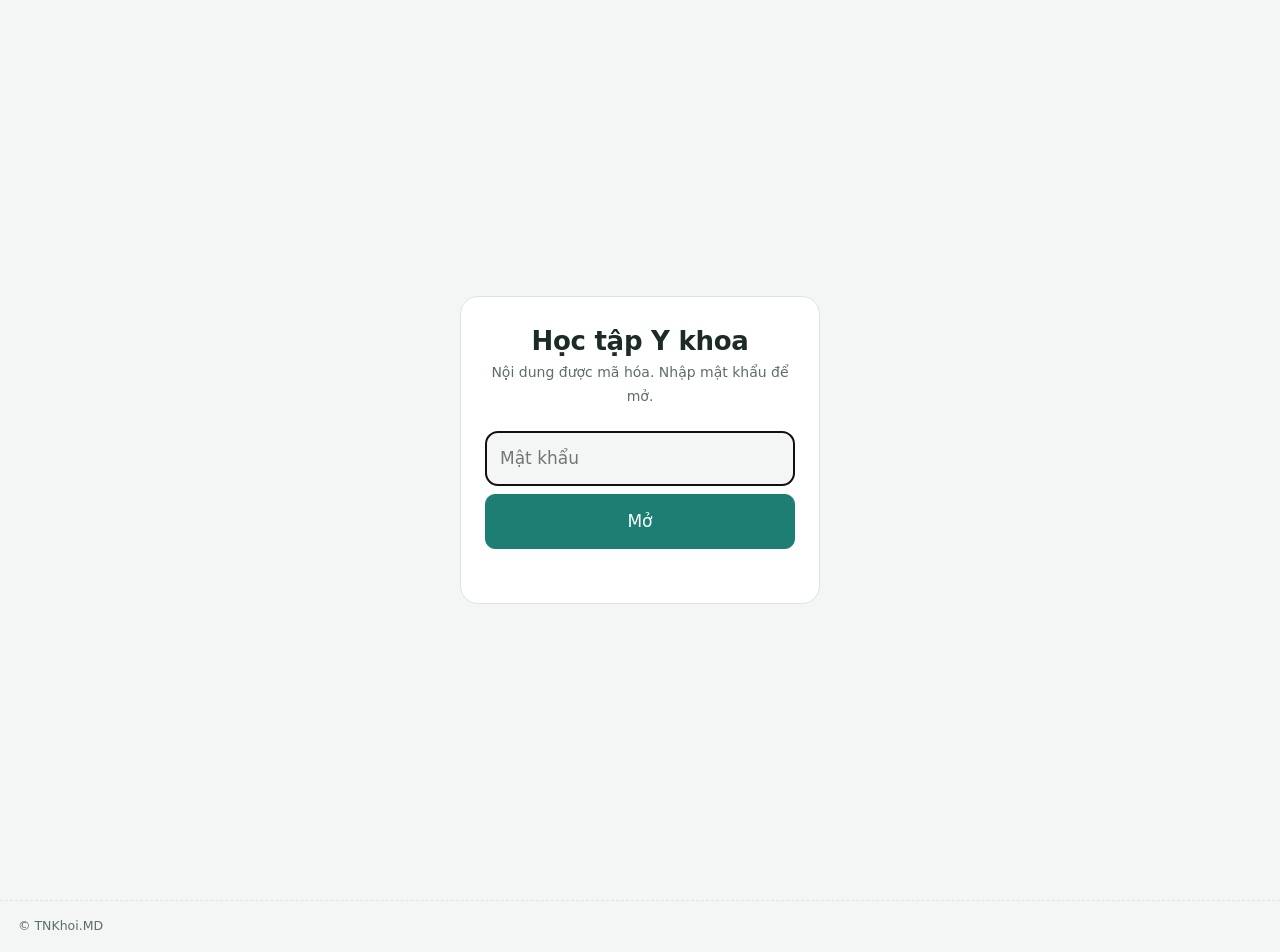
<file: index.html>
<!doctype html>
<html lang="vi">
<head>
<meta charset="utf-8">
<meta name="viewport" content="width=device-width,initial-scale=1,viewport-fit=cover">
<title>Học tập Y khoa</title>
<meta name="robots" content="noindex,nofollow">
<meta name="theme-color" content="#0f766e">
<meta name="apple-mobile-web-app-capable" content="yes">
<meta name="mobile-web-app-capable" content="yes">
<meta name="apple-mobile-web-app-title" content="Học tập Y khoa">
<meta name="apple-mobile-web-app-status-bar-style" content="default">
<link rel="manifest" href="manifest.webmanifest">
<link rel="apple-touch-icon" href="icons/icon-180.png">
<link rel="icon" type="image/png" href="icons/mark-192.png">
<link rel="stylesheet" href="styles.css">
<link rel="preload" href="khung.js" as="script">
<link rel="preload" href="app.js" as="script">
<script>try{var t=localStorage.getItem("ykkb_theme");if(t==="light"||t==="dark")document.documentElement.dataset.theme=t;var f=parseFloat(localStorage.getItem("ykkb_fs"));if(f)document.documentElement.style.setProperty("--fs",f)}catch(e){}</script>
</head>
<body>
<header class="top">
  <a class="brand" href="#/"><img src="icons/mark-192.png" alt="KHOITN.MD"><span>Học tập Y khoa</span></a>
  <div class="gsearch" id="gsearch">
    <input id="q" type="search" placeholder="Tìm bài, bệnh, thuốc…" autocomplete="off" aria-label="Tìm kiếm">
    <kbd class="slash">/</kbd>
    <div id="results" hidden></div>
  </div>
  <nav class="topnav" id="topnav">
    <a href="#/lib" data-nav="lib"><svg class="ico" viewBox="0 0 24 24" aria-hidden="true"><path d="M5 5.5A2.5 2.5 0 0 1 7.5 3H19v15H7.5A2.5 2.5 0 0 0 5 20.5z"/><path d="M5 20.5A2.5 2.5 0 0 0 7.5 23H19"/></svg><span>Thư viện</span></a>
    <a href="#/cards" data-nav="cards"><svg class="ico" viewBox="0 0 24 24" aria-hidden="true"><rect x="3.5" y="6" width="13" height="10" rx="2"/><path d="M8 19.5h12.5V9"/></svg><span>Ôn tập</span> <span id="dueBadge"></span></a>
  </nav>
</header>
<div class="modbar" id="modbar"></div>
<div class="layout">
  <aside id="side">
    <div id="tree"></div>
    <div class="sbh">Khác</div>
    <nav class="sbmore" id="sbmore">
      <a href="#/khung" data-nav="khung"><svg class="ico" viewBox="0 0 24 24" aria-hidden="true"><path d="M9 6h11M9 12h11M9 18h11"/><path d="M4.5 6h.01M4.5 12h.01M4.5 18h.01"/></svg><span data-desc="Đề cương theo từng mục ôn thi">Đề cương ôn thi CCHN YKQGQ</span></a>
      <a href="#/congcu" data-nav="congcu"><svg class="ico" viewBox="0 0 24 24" aria-hidden="true"><rect x="5" y="3" width="14" height="18" rx="2"/><path d="M9 7h6M9 12h1M12 12h1M15 12h1M9 16h1M12 16h1M15 16h1"/></svg><span data-desc="Công thức và thang điểm lâm sàng">Công cụ tính toán</span></a>
      <a href="#/luudo" data-nav="luudo"><svg class="ico" viewBox="0 0 24 24" aria-hidden="true"><rect x="8" y="3" width="8" height="5" rx="1.5"/><rect x="3" y="16" width="6" height="5" rx="1.5"/><rect x="15" y="16" width="6" height="5" rx="1.5"/><path d="M12 8v3M6 16v-2h12v2"/></svg><span data-desc="Lưu đồ xử trí theo tình huống">Lưu đồ tiếp cận</span></a>
      <a href="#/sync" data-nav="sync"><svg class="ico" viewBox="0 0 24 24" aria-hidden="true"><path d="M20 11a8 8 0 0 0-14.9-3M4 5v4h4"/><path d="M4 13a8 8 0 0 0 14.9 3M20 19v-4h-4"/></svg><span data-desc="Gộp tiến độ học giữa các máy">Đồng bộ thiết bị</span></a>
      <a href="#/volume" data-nav="volume"><svg class="ico" viewBox="0 0 24 24" aria-hidden="true"><path d="M5 20V12M12 20V5M19 20v-9"/></svg><span data-desc="Tài liệu và nguồn tham khảo của từng module">Kho nguồn</span></a>
      <details class="sbset" id="sbSettings"><summary><svg class="ico" viewBox="0 0 24 24" aria-hidden="true"><circle cx="12" cy="12" r="3"/><path d="M12 3v3M12 18v3M3 12h3M18 12h3M5.6 5.6l2.1 2.1M16.3 16.3l2.1 2.1M18.4 5.6l-2.1 2.1M7.7 16.3l-2.1 2.1"/></svg><span>Cài đặt</span></summary>
        <div id="setPanel">
          <div class="srow"><span>Cỡ chữ</span>
            <span class="seg"><button data-fs="0.9">A−</button><button data-fs="1">A</button><button data-fs="1.12">A+</button><button data-fs="1.25">A++</button></span></div>
          <div class="srow"><span>Giải thích thuật ngữ</span>
            <span class="seg"><button data-gl="off">Tắt</button><button data-gl="on">Bật</button></span></div>
          <div class="srow"><span>Giao diện</span>
            <span class="seg"><button data-th="auto">Tự động</button><button data-th="light">Sáng</button><button data-th="dark">Tối</button></span></div>
          <div class="srow" id="setToRow" hidden><label for="setTo">Hỏi lại mật khẩu sau</label><select id="setTo" aria-label="Thời gian trước khi hỏi lại mật khẩu"></select></div>
        </div>
      </details>
          <div id="khacmods"></div>
    </nav>
  </aside>
  <main id="main"></main>
  <button id="sideEdge" class="edge" type="button" aria-label="Đóng hoặc mở thanh bên" aria-expanded="true" title="Đóng / mở thanh bên"><svg class="ico" viewBox="0 0 24 24" aria-hidden="true"><path d="M15 6l-6 6 6 6"/></svg></button>
</div>
<footer class="pfoot" id="pfoot"><span>© TNKhoi.MD</span><span id="pfBuild"></span><span id="pfPage"></span></footer>
<nav class="botnav" id="botnav">
  <a href="#/" data-nav="home"><i><svg class="ico" viewBox="0 0 24 24" aria-hidden="true"><path d="M4 11.5 12 5l8 6.5"/><path d="M6 10.5V19h12v-8.5"/></svg></i><span>Trang chủ</span></a>
  <button id="bnMenu" aria-expanded="false"><i><svg class="ico" viewBox="0 0 24 24" aria-hidden="true"><rect x="4" y="4" width="6.5" height="6.5" rx="1.6"/><rect x="13.5" y="4" width="6.5" height="6.5" rx="1.6"/><rect x="4" y="13.5" width="6.5" height="6.5" rx="1.6"/><rect x="13.5" y="13.5" width="6.5" height="6.5" rx="1.6"/></svg></i><span>Module</span></button>
  <button id="bnSearch"><i><svg class="ico" viewBox="0 0 24 24" aria-hidden="true"><circle cx="11" cy="11" r="6.5"/><path d="M16 16l4.5 4.5"/></svg></i><span>Tìm</span></button>
  <a href="#/lib" data-nav="lib"><i><svg class="ico" viewBox="0 0 24 24" aria-hidden="true"><path d="M5 5.5A2.5 2.5 0 0 1 7.5 3H19v15H7.5A2.5 2.5 0 0 0 5 20.5z"/><path d="M5 20.5A2.5 2.5 0 0 0 7.5 23H19"/></svg></i><span>Thư viện</span></a>
  <a href="#/cards" data-nav="cards"><i><svg class="ico" viewBox="0 0 24 24" aria-hidden="true"><rect x="3.5" y="6" width="13" height="10" rx="2"/><path d="M8 19.5h12.5V9"/></svg></i><span>Ôn tập</span></a>
  <button id="bnMore" aria-expanded="false"><i><svg class="ico" viewBox="0 0 24 24" aria-hidden="true"><path d="M5 12h.01M12 12h.01M19 12h.01"/></svg></i><span>Khác</span></button>
</nav>
<button id="tocFab" class="tocfab" type="button" hidden aria-label="Mục lục bài" title="Mục lục bài"><svg class="ico" viewBox="0 0 24 24" aria-hidden="true"><path d="M9 6h11M9 12h11M9 18h11"/><path d="M4.5 6h.01M4.5 12h.01M4.5 18h.01"/></svg></button>
<div id="sheet" hidden></div>
<div id="lock" hidden>
  <div class="lockbox">
    <h1>Học tập Y khoa</h1>
    <p class="meta">Nội dung được mã hóa. Nhập mật khẩu để mở.</p>
    <input id="lock-pw" type="password" placeholder="Mật khẩu" autocomplete="current-password">
    <button id="lock-go" class="b p">Mở</button>
    <p id="lock-msg" class="lockmsg"></p>
  </div>
</div>
<script src="lock.js"></script>
</body>
</html>
</file>
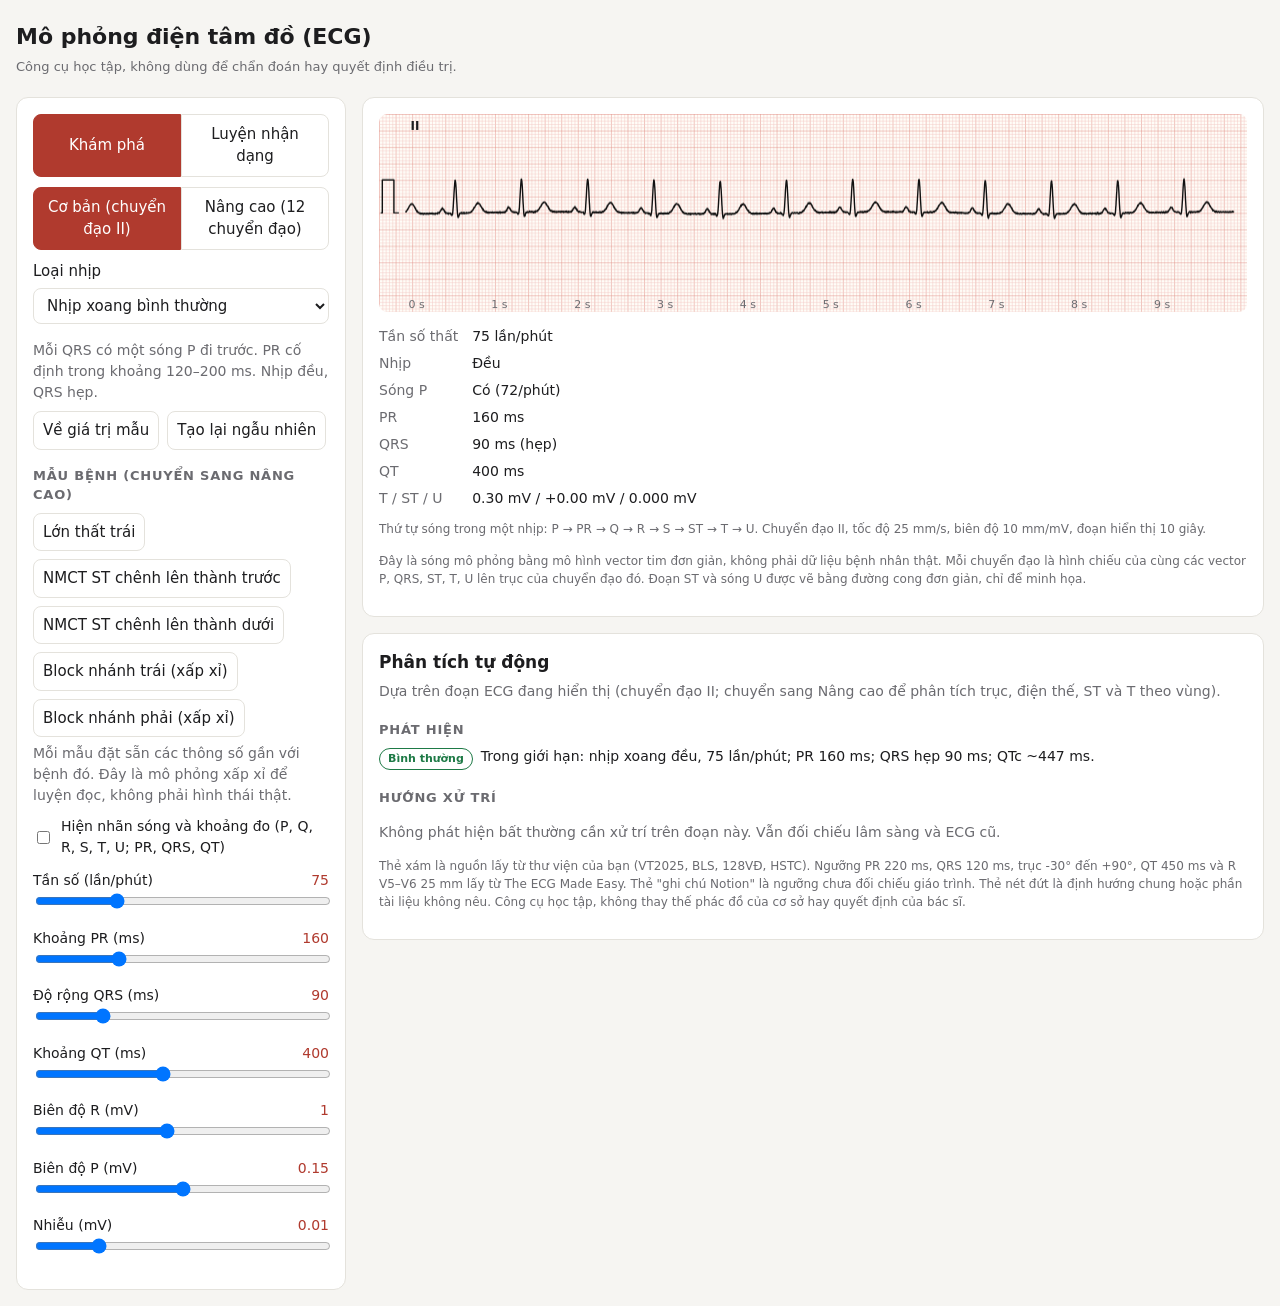
<file: ecg/index.html>
<!doctype html>
<html lang="vi">
<head>
<meta charset="utf-8">
<meta name="viewport" content="width=device-width,initial-scale=1">
<title>Mô phỏng ECG</title>
<style>
:root{
  --bg:#f6f5f2; --panel:#ffffff; --fg:#1d1d1f; --muted:#6b6b70; --line:#e4e2dc;
  --paper:#fffdf8; --grid1:#f2c9c4; --grid2:#e08f86; --trace:#111111;
  --accent:#b03a2e; --ok:#1e7a46; --bad:#b03a2e; --mark:#2b5d9e; --warn:#9a6a00;
}
@media (prefers-color-scheme: dark){
  :root:not([data-theme="light"]){
    --bg:#121214; --panel:#1c1c20; --fg:#eeeeee; --muted:#9a9aa3; --line:#2e2e35;
    --paper:#15171a; --grid1:#3a2626; --grid2:#6a3a36; --trace:#e8e8e8;
    --accent:#e0695d; --ok:#5fd08f; --bad:#ff8a7e; --mark:#8fb8ea; --warn:#e0b050;
  }
}
:root[data-theme="dark"]{
  --bg:#121214; --panel:#1c1c20; --fg:#eeeeee; --muted:#9a9aa3; --line:#2e2e35;
  --paper:#15171a; --grid1:#3a2626; --grid2:#6a3a36; --trace:#e8e8e8;
  --accent:#e0695d; --ok:#5fd08f; --bad:#ff8a7e; --mark:#8fb8ea; --warn:#e0b050;
}
*{box-sizing:border-box}
[hidden]{display:none!important}
body{margin:0;background:var(--bg);color:var(--fg);font:15px/1.5 system-ui,-apple-system,"Segoe UI",sans-serif}
header{padding:20px 16px 4px;max-width:1280px;margin:0 auto}
h1{font-size:22px;margin:0 0 4px}
h3.h{font-size:13px;letter-spacing:.06em;text-transform:uppercase;color:var(--muted);margin:16px 0 6px}
.sub{margin:0;color:var(--muted);font-size:13px}
.wrap{display:grid;grid-template-columns:330px minmax(0,1fr);gap:16px;max-width:1280px;margin:0 auto;padding:16px}
@media (max-width:860px){.wrap{grid-template-columns:1fr}}
.card{background:var(--panel);border:1px solid var(--line);border-radius:12px;padding:16px;min-width:0}
.seg{flex:1;padding:8px;border:1px solid var(--line);background:transparent;color:var(--fg);cursor:pointer;font:inherit}
.seg:first-child{border-radius:8px 0 0 8px}.seg:last-child{border-radius:0 8px 8px 0}
.seg.on{background:var(--accent);border-color:var(--accent);color:#fff}
.modes{display:flex;margin-bottom:10px}
select,input[type=number],input[type=datetime-local],button.btn{font:inherit;padding:7px 9px;border-radius:8px;border:1px solid var(--line);background:var(--panel);color:var(--fg)}
select{width:100%;margin:6px 0 10px}
input[type=number],input[type=datetime-local]{width:100%}
button.btn{cursor:pointer}
button.btn:hover{border-color:var(--accent)}
.row{display:flex;gap:8px;flex-wrap:wrap;align-items:center;margin-top:8px}
.desc{color:var(--muted);font-size:14px;margin:6px 0}
.chk{display:flex;gap:8px;align-items:center;margin:10px 0;font-size:14px}
.grid2{display:grid;grid-template-columns:1fr 1fr;gap:8px}
.grid2 label{font-size:13px;display:flex;flex-direction:column;gap:2px;color:var(--muted)}
.grid2 .full{grid-column:1/-1}
.slider{margin:12px 0}
.slider label{display:flex;justify-content:space-between;font-size:14px}
.slider output{color:var(--accent);font-variant-numeric:tabular-nums}
.slider input{width:100%}
.slider.na{opacity:.45}
.options{display:grid;grid-template-columns:1fr;gap:6px;margin:8px 0}
.options button{text-align:left}
.options button.right{border-color:var(--ok);color:var(--ok)}
.options button.wrong{border-color:var(--bad);color:var(--bad)}
.feedback{min-height:48px;font-size:14px}
.ok{color:var(--ok);font-weight:600}.bad{color:var(--bad);font-weight:600}
.cwrap{overflow-x:auto;border-radius:8px}
canvas{display:block;width:100%;border-radius:8px}
.readout{display:grid;grid-template-columns:auto 1fr;gap:6px 14px;margin:14px 0 0;font-size:14px}
.readout dt{color:var(--muted)}
.readout dd{margin:0;font-variant-numeric:tabular-nums}
.legend{font-size:12px;color:var(--muted);margin-top:10px;line-height:1.7}
.note{font-size:12px;color:var(--muted);margin-top:12px}
.rightcol{display:flex;flex-direction:column;gap:16px;min-width:0}
.an h3{margin:0 0 4px;font-size:17px}
.an h4{margin:18px 0 6px;font-size:13px;letter-spacing:.06em;text-transform:uppercase;color:var(--muted)}
.an ul,.an ol{margin:0;padding-left:20px}
.an li{margin:6px 0;font-size:14px}
.an ul.fl{list-style:none;padding-left:0}
.an ul.fl li{display:flex;gap:8px;align-items:flex-start}
.badge{flex:none;font-size:11px;font-weight:700;padding:2px 8px;border-radius:999px;border:1px solid currentColor;margin-top:2px;white-space:nowrap}
.f-urgent .badge{color:var(--bad)} .f-warn .badge{color:var(--warn)} .f-note .badge{color:var(--mark)} .f-ok .badge{color:var(--ok)}
.src{display:inline-block;font-size:11px;padding:0 6px;border-radius:6px;background:var(--line);color:var(--muted);margin-left:4px;vertical-align:1px}
.src.gen{background:transparent;border:1px dashed var(--muted)}
.an a{color:var(--mark)}
.hold{color:var(--muted);font-size:14px}
</style>
</head>
<body>
<header>
  <h1>Mô phỏng điện tâm đồ (ECG)</h1>
  <p class="sub">Công cụ học tập, không dùng để chẩn đoán hay quyết định điều trị.</p>
</header>

<main class="wrap">
  <section class="card">
    <div class="modes">
      <button class="seg on" id="modeExplore">Khám phá</button>
      <button class="seg" id="modeQuiz">Luyện nhận dạng</button>
    </div>
    <div class="modes">
      <button class="seg on" id="levelBasic">Cơ bản (chuyển đạo II)</button>
      <button class="seg" id="levelAdv">Nâng cao (12 chuyển đạo)</button>
    </div>

    <div id="explorePanel">
      <label for="rhythm">Loại nhịp</label>
      <select id="rhythm"></select>
      <p class="desc" id="desc"></p>
      <div class="row">
        <button class="btn" id="applyPreset">Về giá trị mẫu</button>
        <button class="btn" id="reseed">Tạo lại ngẫu nhiên</button>
      </div>
    </div>

    <div id="diseasePanel">
      <h3 class="h">Mẫu bệnh (chuyển sang Nâng cao)</h3>
      <div class="row" id="presets"></div>
      <p class="desc" id="presetDesc">Mỗi mẫu đặt sẵn các thông số gần với bệnh đó. Đây là mô phỏng xấp xỉ để luyện đọc, không phải hình thái thật.</p>
    </div>

    <div id="quizPanel" hidden>
      <p class="desc">Quan sát đoạn ECG rồi chọn loại nhịp. Bạn vẫn có thể chỉnh thông số, nhưng đáp án không đổi. Nhãn sóng bị ẩn trong chế độ này.</p>
      <div class="options" id="options"></div>
      <div class="feedback" id="feedback"></div>
      <div class="row">
        <button class="btn" id="nextQ">Câu tiếp theo</button>
        <span id="score" class="desc"></span>
      </div>
    </div>

    <label class="chk"><input type="checkbox" id="chkLabels"> Hiện nhãn sóng và khoảng đo (P, Q, R, S, T, U; PR, QRS, QT)</label>

    <div id="advPanel" hidden>
      <div class="grid2">
        <label>Tốc độ giấy <select id="speed"><option value="25" selected>25 mm/s</option><option value="50">50 mm/s</option></select></label>
        <label>Biên độ <select id="gain"><option value="5">5 mm/mV</option><option value="10" selected>10 mm/mV</option><option value="20">20 mm/mV</option></select></label>
      </div>
      <h3 class="h">Đoạn ST</h3>
      <select id="stPos">
        <option value="none">Chênh ST theo hướng sóng T (bình thường)</option>
        <option value="ant">Thành trước (V1–V3)</option>
        <option value="inf">Thành dưới (II, III, aVF)</option>
        <option value="lat">Thành bên (I, aVL, V5–V6)</option>
      </select>
      <p class="desc">Vị trí chỉ có tác dụng khi “Chênh ST” khác 0.</p>
    </div>

    <div id="sliders"></div>
  </section>

  <div class="rightcol">
  <section class="card">
    <div class="cwrap"><canvas id="ecg"></canvas></div>
    <dl class="readout" id="readout"></dl>
    <p class="legend" id="legend"></p>
    <p class="note">Đây là sóng mô phỏng bằng mô hình vector tim đơn giản, không phải dữ liệu bệnh nhân thật. Mỗi chuyển đạo là hình chiếu của cùng các vector P, QRS, ST, T, U lên trục của chuyển đạo đó. Đoạn ST và sóng U được vẽ bằng đường cong đơn giản, chỉ để minh họa.</p>
  </section>
  <section class="card an" id="analysis"></section>
  </div>
</main>

<script>
// ---------- Cấu hình ----------
const FS = 500;            // tần số lấy mẫu (Hz)
const T0 = -1.2;           // đệm trước cửa sổ hiển thị (s)
const VIEW = 10;           // độ dài hiển thị (s)
const T1 = VIEW + 1.2;     // đệm sau cửa sổ hiển thị (s)
const NS = Math.round((T1 - T0) * FS);

// Hướng của từng chuyển đạo (độ). Chi: mặt phẳng trán. Trước ngực: mặt phẳng ngang (0° = trái, 90° = trước).
const LIMB = {I:0, II:60, III:120, aVR:-150, aVL:-30, aVF:90};
const PREC = {V1:160, V2:130, V3:100, V4:70, V5:40, V6:10};
const LEADS = ['I','II','III','aVR','aVL','aVF','V1','V2','V3','V4','V5','V6'];
const LAYOUT = [['I','aVR','V1','V4'],['II','aVL','V2','V5'],['III','aVF','V3','V6']];
// Hướng vector ST theo vùng (a: mặt phẳng trán, h: mặt phẳng ngang)
const ST_VEC = {none:null, ant:{a:60, h:120, fm:0.1, hm:1}, inf:{a:100, h:60, fm:1, hm:0.2}, lat:{a:-30, h:10, fm:1, hm:0.8}};
const P_VEC = {a:60, h:70};       // vector sóng P
const A_VEC = {a:60, h:120};      // vector hoạt động nhĩ (sóng f)
const F_VEC = {a:90, h:90};       // vector sóng cuồng nhĩ

const SL = [
  {id:'hr',    label:'Tần số (lần/phút)',          min:30,  max:200, step:1,     def:75},
  {id:'pr',    label:'Khoảng PR (ms)',             min:100, max:320, step:10,    def:160},
  {id:'qrs',   label:'Độ rộng QRS (ms)',           min:60,  max:200, step:5,     def:90},
  {id:'qt',    label:'Khoảng QT (ms)',             min:280, max:560, step:10,    def:400},
  {id:'rAmp',  label:'Biên độ R (mV)',             min:0.2, max:2,   step:0.1,   def:1},
  {id:'pAmp',  label:'Biên độ P (mV)',             min:0,   max:0.3, step:0.01,  def:0.15},
  {id:'noise', label:'Nhiễu (mV)',                 min:0,   max:0.05,step:0.005, def:0.01},
  // Nâng cao
  {id:'tAmp',  label:'Biên độ T (mV, âm = đảo)',   min:-0.5, max:0.8, step:0.05,  def:0.3,  adv:1},
  {id:'stOff', label:'Chênh ST (mV, + lên / − xuống)', min:-0.3, max:0.4, step:0.01, def:0, adv:1},
  {id:'uAmp',  label:'Biên độ U (mV)',             min:0,   max:0.1, step:0.005, def:0,    adv:1},
  {id:'fAmp',  label:'Biên độ sóng f / F (mV)',    min:0,   max:0.2, step:0.01,  def:0.04, adv:1},
  {id:'axis',  label:'Trục QRS mặt phẳng trán (°)', min:-90, max:180, step:5,    def:60,   adv:1},
  {id:'hAxis', label:'Trục QRS mặt phẳng ngang (°)', min:-30, max:120, step:5,   def:30,   adv:1},
  {id:'tAxis', label:'Trục T mặt phẳng trán (°)',  min:-90, max:180, step:5,     def:50,   adv:1},
  {id:'tH',    label:'Trục T mặt phẳng ngang (°)', min:-30, max:120, step:5,     def:40,   adv:1},
];
const DEF = {tAmp:0.3, stOff:0, uAmp:0, fAmp:0.04, axis:60, hAxis:30, tAxis:50, tH:40};

const RHYTHMS = {
  sinus:   {label:'Nhịp xoang bình thường', p:{hr:75, pr:160, qrs:90,  qt:400},
    desc:'Mỗi QRS có một sóng P đi trước. PR cố định trong khoảng 120–200 ms. Nhịp đều, QRS hẹp.'},
  brady:   {label:'Nhịp xoang chậm', p:{hr:45, pr:160, qrs:90,  qt:460},
    desc:'Nhịp xoang dưới 60 lần/phút. Các thành phần khác bình thường.'},
  tachy:   {label:'Nhịp xoang nhanh', p:{hr:125, pr:140, qrs:85, qt:300},
    desc:'Nhịp xoang trên 100 lần/phút. Vẫn có sóng P trước mỗi QRS.'},
  block1:  {label:'Block nhĩ thất độ 1', p:{hr:70, pr:260, qrs:90, qt:420},
    desc:'Mỗi sóng P đều dẫn xuống thất, nhưng PR kéo dài trên 200 ms và cố định.'},
  mobitz1: {label:'Block nhĩ thất Mobitz I (Wenckebach)', p:{hr:75, pr:180, qrs:90, qt:400},
    desc:'PR dài dần qua từng nhịp cho đến khi một QRS bị rớt. Sau đó chu kỳ lặp lại.'},
  mobitz2: {label:'Block nhĩ thất Mobitz II', p:{hr:75, pr:200, qrs:90, qt:400},
    desc:'PR cố định, nhưng đột ngột có sóng P không dẫn xuống thất (ở đây dẫn 2:1).'},
  block3:  {label:'Block nhĩ thất độ 3', p:{hr:80, pr:160, qrs:130, qt:440},
    desc:'Nhĩ và thất đập độc lập. P đều theo tần số nhĩ, QRS đều theo nhịp thoát khoảng 40 lần/phút, không có liên hệ PR.'},
  af:      {label:'Rung nhĩ', p:{hr:100, pr:160, qrs:90, qt:360},
    desc:'Không có sóng P, thay bằng sóng f hỗn loạn (rõ nhất ở V1 và II). Khoảng RR hoàn toàn không đều.'},
  flutter: {label:'Cuồng nhĩ 2:1', p:{hr:150, pr:160, qrs:90, qt:340},
    desc:'Sóng cuồng nhĩ răng cưa khoảng 300 lần/phút (âm ở II, III, aVF). Cứ hai sóng dẫn một QRS, tần số thất khoảng 150.'},
  vt:      {label:'Nhịp nhanh thất', p:{hr:170, pr:160, qrs:160, qt:320},
    desc:'Không có sóng P trước QRS. QRS rộng trên 120 ms, nhịp đều và nhanh. Sóng T thường đảo chiều so với QRS.'},
  pvc:     {label:'Ngoại tâm thu thất', p:{hr:72, pr:160, qrs:90, qt:400},
    desc:'Nhịp xoang nền, xen kẽ QRS rộng và sớm không có P đi trước. Sau đó thường có nghỉ bù.'},
};

// Các loại nhịp mà một số thông số không áp dụng
const NO_PR = ['af','flutter','vt'];
const NO_P  = ['af','flutter','vt'];
const NO_HR = ['flutter'];
const NO_F  = key => !(key === 'af' || key === 'flutter');

// ---------- Tiện ích ----------
const $ = id => document.getElementById(id);
const params = {};
SL.forEach(s => params[s.id] = s.def);
let seed = 12345;
let quiz = {on:false, type:null, score:0, total:0, answered:false};
const ui = {adv:false};

function rng(s){
  let a = s >>> 0;
  return () => {
    a |= 0; a = a + 0x6D2B79F5 | 0;
    let t = Math.imul(a ^ a >>> 15, 1 | a);
    t = t + Math.imul(t ^ t >>> 7, 61 | t) ^ t;
    return ((t ^ t >>> 14) >>> 0) / 4294967296;
  };
}

function css(v){ return getComputedStyle(document.documentElement).getPropertyValue(v).trim(); }

const rad = d => d * Math.PI / 180;
// Hệ số chiếu của một vector (a: góc mặt phẳng trán, h: góc mặt phẳng ngang) lên 12 chuyển đạo
function gains(a, h, fm = 1, hm = 1){
  const o = {};
  for (const L in LIMB) o[L] = fm * Math.cos(rad(a - LIMB[L]));
  for (const L in PREC) o[L] = hm * Math.cos(rad(h - PREC[L]));
  return o;
}

// ---------- Sinh sự kiện nhịp (thời điểm QRS, P, sóng cuồng nhĩ) ----------
function generate(type, p, sd){
  const R = rng(sd);
  const rr = 60 / p.hr, w = p.qrs / 1000, pr = p.pr / 1000;
  // Danh sách thời điểm đều đặn, bắt đầu trước cửa sổ hiển thị
  const times = (period, t0) => {
    const out = [];
    const s = t0 - Math.ceil((t0 - (T0 - 1)) / period) * period;
    for (let t = s; t < T1 + 1; t += period) out.push(t);
    return out;
  };
  const beats = [], pw = [], fw = [], flags = {};

  switch(type){
    case 'sinus': case 'brady': case 'tachy': case 'block1':
      times(rr, 0.6).forEach(tq => {
        beats.push({tq, w});
        pw.push(tq - w/2 - pr + 0.05);
      });
      break;

    case 'mobitz1':
      flags.wenck = true;
      times(rr, 0.6).forEach((tp, i) => {
        const c = i % 4, prc = pr + c * 0.06;   // PR tăng dần qua từng nhịp
        pw.push(tp);
        if (c !== 3) beats.push({tq: tp - 0.05 + prc + w/2, w});  // nhịp thứ 4 bị rớt
      });
      break;

    case 'mobitz2':
      flags.mob2 = true;
      times(rr, 0.6).forEach((tp, i) => {
        pw.push(tp);
        if (i % 2 === 1) beats.push({tq: tp - 0.05 + pr + w/2, w}); // dẫn 2:1
      });
      break;

    case 'block3':
      flags.dissoc = true;
      times(rr, 0.6).forEach(tp => pw.push(tp));
      times(60/40, 0.3).forEach(tq => beats.push({tq, w, esc:true}));
      break;

    case 'flutter':
      times(0.2, 0).forEach((tf, i) => {
        fw.push(tf);
        if (i % 2 === 1) beats.push({tq: tf + 0.04, w});
      });
      break;

    case 'af':
      for (let t = T0 - 1; t < T1 + 1; ) {
        beats.push({tq: t, w});
        t += Math.max(0.3, rr * (0.45 + 1.1 * R()));
      }
      break;

    case 'vt':
      times(rr, 0.6).forEach(tq => beats.push({tq, w, inv:true}));
      break;

    case 'pvc':
      times(rr, 0.6).forEach((tq, k) => {
        if (k % 5 === 4) {
          beats.push({tq: tq - 0.3 * rr, w: 0.15, inv:true, rMult:1.2}); // PVC sớm
        } else {
          beats.push({tq, w});
          pw.push(tq - w/2 - pr + 0.05);
        }
      });
      break;
  }
  return {type, beats, pw, fw, flags};
}

// Vị trí các thành phần của một nhịp (giây), dùng chung cho vẽ sóng và nhãn
function geom(b, p){
  const w = b.w;
  return {
    tq: b.tq,
    Q: b.tq - w * 0.35,
    S: b.tq + w * 0.35,
    J: b.tq + w / 2,
    tT: b.tq - w / 2 + p.qt / 1000 - 0.08,   // sóng T kết thúc đúng QT
  };
}

// ---------- Dựng tín hiệu (mV) của 12 chuyển đạo từ các thành phần Gauss ----------
function render(g, p, sd, type){
  const sig = {};
  LEADS.forEach(L => sig[L] = new Float64Array(NS));
  const R = rng(sd + 1);
  const gauss = () => { let u = 0; while (u === 0) u = R(); return Math.sqrt(-2*Math.log(u)) * Math.cos(2*Math.PI*R()); };
  const cache = {};
  const gk = v => { const k = v.a + '_' + v.h + '_' + (v.fm ?? 1) + '_' + (v.hm ?? 1); return cache[k] || (cache[k] = gains(v.a, v.h, v.fm ?? 1, v.hm ?? 1)); };
  // Thêm một sóng Gauss có biên độ `mag` theo vector (a, h); mỗi chuyển đạo nhận phần hình chiếu
  const add = (t0, sigma, mag, v) => {
    if (!mag) return;
    const G = gk(v);
    const i0 = Math.max(0, Math.floor((t0 - 4*sigma - T0) * FS));
    const i1 = Math.min(NS - 1, Math.ceil((t0 + 4*sigma - T0) * FS));
    for (let i = i0; i <= i1; i++) {
      const z = (T0 + i/FS - t0) / sigma;
      const e = mag * Math.exp(-0.5 * z * z);
      for (let k = 0; k < 12; k++) sig[LEADS[k]][i] += e * G[LEADS[k]];
    }
  };

  const qv = {a: p.axis, h: p.hAxis}, tv = {a: p.tAxis, h: p.tH};
  const stv = ST_VEC[p.stPos] || tv;
  const rAmp = p.rAmp;
  g.beats.forEach(b => {
    const G = geom(b, p), w = b.w, rm = b.rMult || 1, inv = b.inv ? -1 : 1;
    add(G.tq, w/6, rAmp * rm, qv);                      // R
    add(G.Q, w/8, -0.12 * rAmp * rm, qv);               // Q
    add(G.S, w/8, -0.20 * rAmp * rm, qv);               // S
    const Ts = G.tT - 0.08;                             // bắt đầu sóng T
    if (p.stOff && Ts > G.J) {                          // đoạn ST nâng hoặc hạ
      const s = Math.max(0.025, (Ts - G.J) / 4);
      add((G.J + Ts) / 2, s, p.stOff, stv);
    }
    add(G.tT, 0.04, p.tAmp * inv, tv);                  // T
    if (p.uAmp) add(G.tT + 0.2, 0.02, p.uAmp * inv, tv); // U
  });
  g.pw.forEach(tp => add(tp, 0.02, p.pAmp, P_VEC));     // sóng P
  g.fw.forEach(tf => add(tf, 0.025, -p.fAmp * 3.5, F_VEC)); // sóng cuồng nhĩ F

  const GA = gk(A_VEC);
  const phase = LEADS.map(() => R() * Math.PI * 2);
  for (let i = 0; i < NS; i++) {
    const t = T0 + i/FS;
    let f = 0;
    if (type === 'af') {                                // sóng f hỗn loạn
      f = p.fAmp * 0.75 * Math.sin(2*Math.PI*5.3*t) + p.fAmp * 0.5 * Math.sin(2*Math.PI*7.1*t + 1);
    }
    for (let k = 0; k < 12; k++) {
      const L = LEADS[k];
      sig[L][i] += 0.03 * Math.sin(2*Math.PI*0.25*t + phase[k]);   // trôi nền
      sig[L][i] += f * GA[L];
      sig[L][i] += p.noise * gauss();
    }
  }
  return sig;
}

// ---------- Vẽ ----------
const canvas = $('ecg'), ctx = canvas.getContext('2d');

function fmtWhen(){
  const d = new Date(), z = n => String(n).padStart(2, '0');
  return `${z(d.getDate())}/${z(d.getMonth() + 1)}/${d.getFullYear()} ${z(d.getHours())}:${z(d.getMinutes())}`;
}

function draw(sig, g, p, labels){
  const adv = ui.adv;
  const speed = adv ? +$('speed').value : 25, gain = adv ? +$('gain').value : 10;
  const dpr = window.devicePixelRatio || 1;
  const host = canvas.parentElement;
  const W = Math.max(host.clientWidth, adv ? 780 : 0);
  canvas.style.width = adv ? W + 'px' : '100%';

  const MARG = 8, totalMM = VIEW * speed + MARG + 4, mm = W / totalMM;   // mm giấy → pixel
  const ROW = adv ? 34 : 60, HEAD = adv ? 18 : 0, ROWS = adv ? 4 : 1, FOOT = adv ? 6 : 0;
  const H = (HEAD + ROWS * ROW + FOOT) * mm;
  canvas.width = Math.round(W * dpr);
  canvas.height = Math.round(H * dpr);
  canvas.style.height = H + 'px';
  ctx.setTransform(dpr, 0, 0, dpr, 0, 0);

  ctx.fillStyle = css('--paper');
  ctx.fillRect(0, 0, W, H);
  ctx.lineWidth = 0.5;
  for (let x = 0, i = 0; x <= W + 0.5; x += mm, i++) {
    ctx.strokeStyle = i % 5 === 0 ? css('--grid2') : css('--grid1');
    ctx.beginPath(); ctx.moveTo(x + 0.5, 0); ctx.lineTo(x + 0.5, H); ctx.stroke();
  }
  for (let y = 0, j = 0; y <= H + 0.5; y += mm, j++) {
    ctx.strokeStyle = j % 5 === 0 ? css('--grid2') : css('--grid1');
    ctx.beginPath(); ctx.moveTo(0, y + 0.5); ctx.lineTo(W, y + 0.5); ctx.stroke();
  }

  const X = t => (MARG + t * speed) * mm, pxmV = gain * mm;
  const rowY = r => (HEAD + (r + 0.5) * ROW) * mm;
  const clampY = (y, y0) => Math.max(y0 - 0.62 * ROW * mm, Math.min(y0 + 0.62 * ROW * mm, y));

  // Thông tin hành chính (không có họ tên)
  if (adv) {
    const fs = Math.max(11, Math.min(15, 4.2 * mm));
    const mono = 'ui-monospace, Menlo, Consolas, monospace';
    ctx.fillStyle = css('--fg'); ctx.font = `600 ${fs}px ${mono}`; ctx.textAlign = 'left';
    ctx.fillText('REST   ' + fmtWhen(), 3 * mm, 6 * mm);
    ctx.fillStyle = css('--muted'); ctx.font = `${fs - 1}px ${mono}`;
    ctx.textAlign = 'left';
    ctx.fillText(`${speed} mm/s   ${gain} mm/mV   Bộ lọc: mô phỏng`, 3 * mm, 13 * mm);
    ctx.textAlign = 'right';
    ctx.fillText(`Trục QRS ${p.axis}°   Trục T ${p.tAxis}°`, W - 3 * mm, 13 * mm);
  }

  // Trục thời gian
  ctx.fillStyle = css('--muted'); ctx.font = '11px system-ui, sans-serif'; ctx.textAlign = 'left';
  for (let s = 0; s < VIEW; s++) ctx.fillText(s + ' s', X(s) + 3, H - 4);

  ctx.strokeStyle = css('--trace');
  ctx.lineWidth = adv ? 1.2 : 1.4;
  ctx.lineJoin = 'round';

  const plot = (L, t1, t2, y0) => {
    const a = sig[L];
    const i0 = Math.round((t1 - T0) * FS), i1 = Math.round((t2 - T0) * FS);
    ctx.beginPath();
    for (let i = i0; i <= i1; i++) {
      const x = X(T0 + i / FS), y = clampY(y0 - a[i] * pxmV, y0);
      if (i === i0) ctx.moveTo(x, y); else ctx.lineTo(x, y);
    }
    ctx.stroke();
  };
  const calib = y0 => {                                 // dấu định chuẩn 1 mV
    ctx.beginPath();
    ctx.moveTo(0.5 * mm, y0); ctx.lineTo(1 * mm, y0); ctx.lineTo(1 * mm, y0 - pxmV);
    ctx.lineTo(4.5 * mm, y0 - pxmV); ctx.lineTo(4.5 * mm, y0); ctx.lineTo(6 * mm, y0);
    ctx.stroke();
  };
  const tag = (txt, x, y) => {
    ctx.fillStyle = css('--fg'); ctx.font = `bold ${Math.max(11, Math.min(14, 3.6 * mm))}px system-ui, sans-serif`;
    ctx.textAlign = 'left'; ctx.fillText(txt, x, y);
  };

  let map;
  if (adv) {
    LAYOUT.forEach((row, r) => {
      const y0 = rowY(r);
      calib(y0);
      row.forEach((L, c) => {
        plot(L, c * 2.5, (c + 1) * 2.5, y0);
        tag(L, X(c * 2.5) + 5, y0 - 0.36 * ROW * mm);
        if (c > 0) { ctx.beginPath(); ctx.moveTo(X(c * 2.5), y0 + 0.4 * ROW * mm); ctx.lineTo(X(c * 2.5), y0 + 0.4 * ROW * mm + 2 * mm); ctx.stroke(); }
      });
    });
    const y3 = rowY(3);                                 // dải nhịp II kéo dài 10 giây
    calib(y3);
    plot('II', 0, VIEW, y3);
    tag('II', X(0) + 5, y3 - 0.36 * ROW * mm);
    map = {X, y0: y3, pxmV, mm};
  } else {
    const y0 = H / 2;
    calib(y0);
    plot('II', 0, VIEW, y0);
    tag('II', X(0) + 5, 16);
    map = {X, y0, pxmV, mm};
  }

  if (labels && g) annotate(g, p, map, W);
}

// Nhãn sóng và thanh đo khoảng (chỉ vẽ khi bật "Hiện nhãn"), trên dải nhịp II
function annotate(g, p, m, W){
  const {X, y0, pxmV, mm} = m;
  const put = (t, y, txt) => {
    if (t < 0 || t > VIEW) return;
    ctx.fillStyle = css('--fg');
    ctx.font = 'bold 11px system-ui, sans-serif';
    ctx.textAlign = 'center';
    ctx.fillText(txt, X(t), y);
  };

  g.pw.forEach(tp => put(tp, y0 - p.pAmp * pxmV - 6, 'P'));
  g.beats.forEach(b => {
    if (b.tq < 0 || b.tq > VIEW) return;
    const G = geom(b, p), inv = b.inv ? -1 : 1, rm = b.rMult || 1;
    put(G.tq, y0 - p.rAmp * rm * pxmV - 6, 'R');
    put(G.Q, y0 + 0.12 * p.rAmp * rm * pxmV + 12, 'Q');
    put(G.S, y0 + 0.20 * p.rAmp * rm * pxmV + 12, 'S');
    const ty = p.tAmp * inv;
    put(G.tT, y0 - ty * pxmV - (ty >= 0 ? 6 : -12), 'T');
    if (p.uAmp) put(G.tT + 0.2, y0 - p.uAmp * inv * pxmV - 6, 'U');
  });
  g.fw.forEach(tf => put(tf, y0 + p.fAmp * 3.5 * pxmV + 12, 'F'));

  // Thanh đo PR, QRS, QT trên một nhịp mẫu (nhịp đầu có P trong khoảng 1–4 s)
  const b = g.beats.find(bb => !bb.inv && !bb.esc && bb.tq > 1 && bb.tq < 4);
  if (!b) return;
  const G = geom(b, p);
  const pw = g.pw.filter(t => t < b.tq && b.tq - t < 0.4).sort((a, c) => a - c).pop();
  const step = Math.max(12, 3.6 * mm);
  const bar = (t1, t2, row, label, col) => {
    const yy = y0 + 8 * mm + row * step;
    ctx.strokeStyle = col; ctx.fillStyle = col; ctx.lineWidth = 1.5;
    ctx.beginPath(); ctx.moveTo(X(t1), yy); ctx.lineTo(X(t2), yy); ctx.stroke();
    [t1, t2].forEach(t => { ctx.beginPath(); ctx.moveTo(X(t), yy - 4); ctx.lineTo(X(t), yy + 4); ctx.stroke(); });
    ctx.font = '10px system-ui, sans-serif'; ctx.textAlign = 'left';
    ctx.fillText(label + ' ' + Math.round((t2 - t1) * 1000) + ' ms', X(t2) + 6, yy + 3);
  };
  const qOn = b.tq - b.w / 2;
  if (pw !== undefined) bar(pw - 0.05, qOn, 0, 'PR', css('--mark'));
  bar(qOn, b.tq + b.w / 2, 1, 'QRS', css('--accent'));
  bar(qOn, qOn + p.qt / 1000, 2, 'QT', css('--muted'));
}

// ---------- Số liệu đọc được ----------
const PR_NA = ['af','flutter','vt','block3'];

function readout(g, key){
  const win = g.beats.map(b => b.tq).filter(t => t >= 0 && t <= VIEW).sort((a,b) => a-b);
  const rrs = [];
  for (let i = 1; i < win.length; i++) rrs.push(win[i] - win[i-1]);

  let hr = '—', reg = '—';
  if (rrs.length >= 2) {
    const mean = rrs.reduce((a,b) => a+b, 0) / rrs.length;
    const sd = Math.sqrt(rrs.reduce((a,b) => a + (b-mean)**2, 0) / rrs.length);
    const cv = sd / mean;
    hr = Math.round(60 / mean) + ' lần/phút';
    reg = cv < 0.06 ? 'Đều' : 'Không đều (CV ' + Math.round(cv*100) + '%)';
  }
  const pCount = g.pw.filter(t => t >= 0 && t <= VIEW).length;
  const pTxt = key === 'af' || key === 'flutter' ? 'Không có (sóng f/F)'
    : pCount > 0 ? 'Có (' + Math.round(pCount / VIEW * 60) + '/phút)' : 'Không thấy';
  const prTxt = PR_NA.includes(key) ? '—' : params.pr + ' ms';
  const st = (params.stOff >= 0 ? '+' : '') + params.stOff.toFixed(2) + ' mV';

  $('readout').innerHTML =
    `<dt>Tần số thất</dt><dd>${hr}</dd>` +
    `<dt>Nhịp</dt><dd>${reg}</dd>` +
    `<dt>Sóng P</dt><dd>${pTxt}</dd>` +
    `<dt>PR</dt><dd>${prTxt}</dd>` +
    `<dt>QRS</dt><dd>${params.qrs} ms${params.qrs > 120 ? ' (rộng)' : ' (hẹp)'}</dd>` +
    `<dt>QT</dt><dd>${params.qt} ms</dd>` +
    `<dt>T / ST / U</dt><dd>${params.tAmp.toFixed(2)} mV / ${st} / ${params.uAmp.toFixed(3)} mV</dd>` +
    (ui.adv ? `<dt>Trục QRS / T</dt><dd>${params.axis}° / ${params.tAxis}°</dd>` : '');
}

// ---------- Phân tích tự động: phát hiện, gợi ý bệnh lý, hướng xử trí ----------
// Ngưỡng ECG: ghi chú Notion "Điện tâm đồ cơ bản" (qua thư viện). Hướng xử trí bám các bài trong thư viện của bạn;
// mục nào tài liệu không nêu thì ghi rõ, không tự bổ sung liều hay phác đồ.
const ADJ = [['V1','V2'],['V2','V3'],['V3','V4'],['V4','V5'],['V5','V6'],['II','III'],['III','aVF'],['II','aVF'],['I','aVL']];
const SEVNAME = {urgent:'Khẩn', warn:'Bất thường', note:'Lưu ý', ok:'Bình thường'};
const SEVORD = {urgent:0, warn:1, note:2, ok:3};

const pill = (s, gen) => s ? `<span class="src${gen ? ' gen' : ''}">${s}</span>` : '';
const libLink = (id, label) => `<a href="../#/n/${id}" target="_top">${label}</a>`;

// Hướng xử trí: t = nội dung, s = nguồn trong thư viện, gen = định hướng chung chưa có nguồn, l = bài liên quan
const ACT = {
  stable:   {t:'Đánh giá ngay có rối loạn huyết động hay không (mạch, huyết áp, ý thức). Nếu có, xử trí cấp cứu theo quy trình ACLS.', s:'VT2025 tr.206', l:['acls-nhip-soc-thuoc','Bài ACLS']},
  vt:       {t:'Nhịp nhanh thất vô mạch hoặc rung thất: CPR, thở oxy, gắn máy phá rung; sốc không đồng bộ (hai pha cắt cụt 150 J, hai pha chữ nhật 120 J, một pha 360 J); epinephrine mỗi 3–5 phút; amiodarone ở lần sốc thứ ba; tìm và xử trí nguyên nhân điều trị được.', s:'BLS tr.16, 20', l:['acls-nhip-soc-thuoc','Bài ACLS']},
  vtpulse:  {t:'Nhịp nhanh thất còn mạch: tài liệu của bạn không nêu cách xử trí cụ thể. Cần đánh giá huyết động ngay và hội chẩn chuyên khoa tim mạch.', gen:'tài liệu không nêu'},
  blockhigh:{t:'Block nhĩ thất Mobitz II, cao độ hoặc độ III thuộc nhóm rối loạn nhịp nguy hiểm: theo dõi monitor liên tục, chuyển cấp cứu hoặc hội chẩn tim mạch. Ngưỡng cấp cứu và chỉ định máy tạo nhịp: tài liệu của bạn không nêu.', s:'128VĐ tr.92', l:['hoi-hop-roi-loan-nhip','Bài rối loạn nhịp']},
  blocklow: {t:'Block độ I hoặc Mobitz I: theo dõi ECG, tìm nguyên nhân có thể đảo ngược (rối loạn điện giải, thiếu máu cơ tim, thuốc đang dùng). Chỉ định xử trí cụ thể: tài liệu không nêu.', s:'128VĐ tr.92', gen:'thuốc đang dùng: định hướng chung'},
  af:       {t:'Rung nhĩ: xác định thể (lần đầu, kịch phát, dai dẳng…), đánh giá triệu chứng theo mEHRA, nguy cơ huyết khối theo CHA2DS2-VA (ESC 2024; luôn ghi rõ thang đang dùng) và khung AF-CARE. Rung nhĩ kèm rối loạn huyết động cấp: chỉ định sốc điện (loại I).', s:'VT2025 tr.197–202, 206', l:['rung-nhi','Bài rung nhĩ']},
  flutter:  {t:'Cuồng nhĩ: tài liệu của bạn chỉ nhắc ngưỡng chống đông còn "chưa rõ" (loại IIa mức C). Cần ECG 12 chuyển đạo, đánh giá huyết động và hội chẩn tim mạch.', s:'VT2025 tr.170'},
  stemi:    {t:'Nghi NMCT ST chênh lên: monitor điện tim liên tục; thở oxy khi SpO2 dưới 90%; aspirin liều nạp 150–300 mg nếu không chống chỉ định; tái thông sớm bằng can thiệp mạch vành qua da thì đầu (loại I khi khởi phát trong 12 giờ). Không dùng nitrat nếu huyết áp thấp, nhịp chậm dưới 50 hoặc nhanh, NMCT thất phải.', s:'VT2025 tr.308–310', l:['hoi-chung-vanh-cap','Bài hội chứng vành cấp']},
  stdep:    {t:'ST chênh xuống: nghĩ thiếu máu cơ tim. ST chênh xuống V1–V3 gợi NMCT thành sau: ghi thêm V7–V9. ST chênh xuống ≥ 1 mm trên 6 chuyển đạo trở lên kèm chênh lên aVR hoặc V1 gợi bệnh nhiều nhánh hoặc tắc thân chung trái, nhất là khi có rối loạn huyết động.', s:'VT2025 tr.306', l:['hoi-chung-vanh-cap','Bài hội chứng vành cấp']},
  tallT:    {t:'Sóng T cao nhọn: kiểm tra kali máu ngay. Tăng kali máu có thay đổi trên điện tim là cấp cứu.', s:'HSTC tr.131–132', l:['noi-tiet-dien-giai','Bài điện giải']},
  qt:       {t:'QT dài: rà soát thuốc kéo dài QT (haloperidol, chống trầm cảm ba vòng, quinolone, macrolide, amiodarone), kiểm tra kali và magie; theo dõi nguy cơ nhanh thất và xoắn đỉnh.', s:'ghi chú Notion', gen:'chưa đối chiếu giáo trình'},
  wide:     {t:'QRS rộng: phân biệt block nhánh, nhịp thất và kích thích sớm; so với ECG cũ. Nếu kèm nhịp nhanh đều, đánh giá huyết động ngay và hội chẩn chuyên khoa.', gen:'định hướng chung'},
  tachy:    {t:'Nhịp xoang nhanh: tìm nguyên nhân ngoài tim (cường giáp, thiếu máu, sốt, thai kỳ, rối loạn điện giải, chất kích thích, stress).', s:'128VĐ tr.93'},
  brady:    {t:'Nhịp chậm: đánh giá huyết động, tìm nguyên nhân ngoài tim và rối loạn điện giải, đối chiếu với thuốc đang dùng.', gen:'định hướng chung'},
  pvc:      {t:'Ngoại tâm thu thất: tìm nguyên nhân (điện giải, thiếu máu cơ tim, bệnh tim cấu trúc); Holter ECG và siêu âm tim chọn lọc.', s:'VT2025 tr.199', gen:'phần còn lại: định hướng chung'},
  lvh:      {t:'Điện thế lớn thất trái: siêu âm tim, tìm tăng huyết áp, bệnh van tim, bệnh cơ tim.', gen:'định hướng chung'},
  rvh:      {t:'R trội ở V1 kèm trục lệch phải: nghĩ lớn thất phải; siêu âm tim, tìm bệnh phổi, tăng áp động mạch phổi, hẹp van 2 lá.', gen:'định hướng chung'},
  lowv:     {t:'QRS điện thế thấp: tìm bệnh phổi tắc nghẽn mạn, tràn dịch màng ngoài tim, béo phì, bệnh cơ tim thâm nhiễm, bệnh mạch vành nhiều nhánh; siêu âm tim.', s:'ghi chú Notion', gen:'chưa đối chiếu giáo trình'},
  axis:     {t:'Trục lệch: đối chiếu lâm sàng và siêu âm tim; lệch trái thường đi với lớn thất trái, lệch phải với lớn thất phải.', s:'ghi chú Notion', gen:'chưa đối chiếu giáo trình'},
  prshort:  {t:'PR ngắn (dưới 120 ms): nghĩ hội chứng kích thích sớm (WPW); ECG lúc nghỉ và hội chẩn tim mạch.', s:'128VĐ tr.92'},
  workup:   {t:'Làm ECG 12 chuyển đạo; công thức máu, điện giải, creatinin, glucose, chức năng tuyến giáp, siêu âm tim; troponin và NT-proBNP khi nghi thiếu máu cơ tim hoặc suy tim.', s:'VT2025 tr.199', l:['hoi-hop-roi-loan-nhip','Bài rối loạn nhịp']},
  noncard:  {t:'Tìm nguyên nhân ngoài tim: cường giáp, thiếu máu, sốt, thai kỳ, rối loạn điện giải, chất kích thích, stress.', s:'128VĐ tr.93'},
  compare:  {t:'So với ECG cũ và đối chiếu lâm sàng trước khi kết luận.', gen:'định hướng chung'},
};
const ACT_ORDER = ['stable','vt','vtpulse','blockhigh','stemi','af','flutter','stdep','tallT','qt','wide','blocklow','prshort','tachy','brady','pvc','lvh','rvh','lowv','axis','noncard','workup','compare'];

function stThreshold(L){        // mV; 1 mm = 0,1 mV ở chuẩn 10 mm/mV
  if (L !== 'V2' && L !== 'V3') return 0.1;
  const sex = '', age = 55;
  if (sex === 'Nữ') return 0.15;
  if (sex === 'Nam') return age < 40 ? 0.25 : 0.2;
  return 0.2;
}
function regionOf(leads){
  const s = new Set(leads), v = ['V1','V2','V3','V4','V5','V6'].filter(L => s.has(L)).length;
  if (v >= 5) return 'trước rộng';
  if (['II','III','aVF'].some(L => s.has(L)) && !['V1','V2','V3','V4','V5','V6','I','aVL'].some(L => s.has(L))) return 'thành dưới';
  if (['I','aVL','V5','V6'].some(L => s.has(L)) && !['V1','V2','V3'].some(L => s.has(L))) return 'bên / trước bên';
  if (['V1','V2','V3','V4'].some(L => s.has(L))) return 'trước vách – mỏm';
  return 'chưa xác định vùng';
}

function analyze(g, key, p, adv){
  const F = [], C = new Map(), A = new Set(), T = [], OK = [];
  const f = (sev, text) => F.push({sev, text});
  const c = (name, why, src) => { if (!C.has(name)) C.set(name, {why, src}); };
  const a = id => A.add(id);
  const fl = g.flags || {};

  const q = g.beats.filter(b => b.tq >= 0 && b.tq <= VIEW).sort((x, y) => x.tq - y.tq);
  const rrs = [];
  for (let i = 1; i < q.length; i++) rrs.push(q[i].tq - q[i - 1].tq);
  const meanRR = rrs.length ? rrs.reduce((s, v) => s + v, 0) / rrs.length : 0;
  const hr = meanRR ? Math.round(60 / meanRR) : 0;
  const cv = meanRR ? Math.sqrt(rrs.reduce((s, v) => s + (v - meanRR) ** 2, 0) / rrs.length) / meanRR : 0;
  const nP = g.pw.filter(t => t >= 0 && t <= VIEW).length;
  const nPVC = q.filter(b => b.rMult).length;
  const regular = cv < 0.06, wide = p.qrs > 120;   // sách: QRS tối đa 120 ms
  const abnormalRhythm = () => { a('stable'); a('workup'); a('compare'); };

  // 1. Nhịp
  if (fl.dissoc) {
    f('urgent', `Sóng P đều (~${Math.round(nP / VIEW * 60)}/phút) nhưng không liên quan với QRS, tần số thất chậm khoảng ${hr} lần/phút: phân ly nhĩ thất, gợi ý block nhĩ thất độ III.`);
    c('Block nhĩ thất độ III', 'Không có xung nào dẫn từ nhĩ xuống thất; tần số nhĩ nhanh hơn tần số thất', 'ghi chú Notion');
    a('blockhigh'); abnormalRhythm();
  } else if (fl.mob2) {
    f('urgent', `Sóng P dẫn xuống thất theo tỷ lệ 2:1 với PR cố định ${p.pr} ms: gợi ý block nhĩ thất độ II (Mobitz II hoặc block 2:1).`);
    c('Block nhĩ thất độ II Mobitz II', 'PR không đổi trước sóng P không dẫn; tỷ lệ 2:1 không phân biệt được Mobitz I và II chỉ bằng một dải nhịp', 'ghi chú Notion');
    a('blockhigh'); abnormalRhythm();
  } else if (fl.wenck) {
    f('warn', 'PR dài dần qua từng nhịp rồi rớt một QRS, sau đó chu kỳ lặp lại: gợi ý block nhĩ thất độ II Mobitz I (Wenckebach).');
    c('Block nhĩ thất độ II Mobitz I', 'PR tăng dần đến khi có sóng P không dẫn', 'ghi chú Notion');
    a('blocklow'); abnormalRhythm();
  } else if (g.fw.length) {
    f('warn', `Sóng cuồng nhĩ dạng răng cưa khoảng 300 lần/phút, dẫn 2:1 nên tần số thất khoảng ${hr} lần/phút, nhịp đều.`);
    c('Cuồng nhĩ', 'Sóng răng cưa đều, không có sóng P', 'VT2025 tr.170');
    a('flutter'); abnormalRhythm();
  } else if (nPVC === 0 && nP === 0 && !regular && !wide) {
    f('warn', `Nhịp không đều (CV ${Math.round(cv * 100)}%), không thấy sóng P, có sóng f lăn tăn; tần số thất khoảng ${hr} lần/phút${hr > 100 ? ' (đáp ứng thất nhanh)' : hr >= 60 ? ' (đáp ứng thất trung bình)' : ' (đáp ứng thất chậm)'}: gợi ý rung nhĩ.`);
    c('Rung nhĩ', 'Nhịp không đều, mất sóng P, thay bằng sóng f 350–600 lần/phút', 'ghi chú Notion');
    a('af'); abnormalRhythm(); a('noncard');
  } else if (nP === 0 && wide && hr >= 100 && regular) {
    f('urgent', `Nhịp nhanh đều ${hr} lần/phút, QRS rộng ${p.qrs} ms, không thấy sóng P: gợi ý nhịp nhanh thất.`);
    c('Nhịp nhanh thất', 'Không có P trước QRS, QRS rộng trên 120 ms, nhịp đều và nhanh', '128VĐ tr.92');
    a('vt'); a('vtpulse'); abnormalRhythm(); a('wide');
  } else if (nPVC > 0) {
    f('warn', `Có ${nPVC} nhịp QRS rộng, sớm, không có sóng P đi trước, xen trong nhịp xoang nền ${hr} lần/phút: ngoại tâm thu thất.`);
    c('Ngoại tâm thu thất', 'QRS rộng, sớm, không có P, thường có nghỉ bù', 'ghi chú Notion');
    a('pvc'); abnormalRhythm(); a('noncard');
  } else {
    if (hr < 60) { f('warn', `Nhịp xoang chậm, tần số khoảng ${hr} lần/phút.`); c('Nhịp xoang chậm', 'Tần số dưới 60 lần/phút', 'ghi chú Notion'); a('brady'); abnormalRhythm(); }
    else if (hr > 100) { f('warn', `Nhịp xoang nhanh, tần số khoảng ${hr} lần/phút.`); c('Nhịp xoang nhanh', 'Tần số trên 100 lần/phút; thường do nguyên nhân ngoài tim', '128VĐ tr.93'); a('tachy'); abnormalRhythm(); }
    else OK.push(`nhịp xoang đều, ${hr} lần/phút`);
  }

  // 2. Khoảng PR (chỉ khi có sóng P liên quan với QRS)
  if (nP > 0 && !fl.dissoc) {
    if (p.pr > 220) {   // sách: PR tối đa 220 ms
      f('warn', `PR kéo dài (${p.pr} ms, trên 220 ms): block nhĩ thất độ I.`);
      c('Block nhĩ thất độ I', 'PR trên 220 ms khi nghỉ, mọi P đều dẫn xuống thất (The ECG Made Easy tr.37)', 'ECG Made Easy');
      a('blocklow'); a('compare');
    } else if (p.pr < 120) {
      f('warn', `PR ngắn (${p.pr} ms, dưới 120 ms): gợi ý hội chứng kích thích sớm.`);
      c('Hội chứng kích thích sớm (WPW)', 'PR ngắn do dẫn truyền qua đường phụ', '128VĐ tr.92');
      a('prshort'); a('compare');
    } else if (!fl.wenck) OK.push(`PR ${p.pr} ms`);
  }

  // 3. QRS
  if (wide) {
    if (!(nP === 0 && hr >= 100 && regular)) f('warn', `QRS rộng (${p.qrs} ms, trên 120 ms).`);
    c('Block nhánh, nhịp thất hoặc kích thích sớm', 'QRS bình thường 60–100 ms; rộng khi dẫn truyền trong thất chậm hoặc khởi phát từ thất', 'ghi chú Notion');
    a('wide'); a('compare');
  } else if (p.qrs > 100) {
    f('note', `QRS kéo dài nhẹ (${p.qrs} ms, trên 100 ms).`);
  } else OK.push(`QRS hẹp ${p.qrs} ms`);

  // 4. QTc (QT / căn bậc hai RR)
  if (meanRR && (hr > 120 || wide)) {
    OK.push('QTc chưa đánh giá (nhịp trên 120 lần/phút hoặc QRS rộng, công thức hiệu chỉnh kém chính xác)');
  } else if (meanRR) {
    const qtc = Math.round(p.qt / Math.sqrt(meanRR));
    const sex = '';
    const thr = 450;   // sách: QT trên 450 ms là bất thường
    const txt = 'ngưỡng 450 ms theo The ECG Made Easy';
    if (qtc > thr) {
      f(qtc > 500 ? 'urgent' : 'warn', `QTc kéo dài (khoảng ${qtc} ms; ${txt}). Nguy cơ nhanh thất, xoắn đỉnh.`);
      c('Hội chứng QT dài (bẩm sinh hoặc do thuốc, rối loạn điện giải)', 'QTc vượt ngưỡng; nguyên nhân gồm hạ kali, hạ magie, thuốc, bệnh mạch vành', 'ghi chú Notion');
      a('qt'); a('compare');
    } else OK.push(`QTc ~${qtc} ms`);
  }

  // 5. Từ đây trở đi cần nhiều chuyển đạo
  const L = adv ? LEADS : ['II'];
  if (adv) {
    const ax = p.axis;
    if (ax >= -30 && ax <= 90) OK.push(`trục QRS trung gian (${ax}°)`);   // sách: -30° đến +90°
    else {
      const name = ax > 90 ? 'lệch phải' : ax >= -90 ? 'lệch trái' : 'vô định';
      f('warn', `Trục QRS ${name} (${ax}°).`);
      if (ax > 90) c('Lớn thất phải', 'Trục lệch phải (trên +90°), R/S > 1 ở V1', 'ECG Made Easy tr.15, 87');
      else if (ax >= -90) c('Lớn thất trái', 'Trục lệch trái, R cao ở V5–V6, S sâu ở V1–V3', 'ghi chú Notion');
      else c('Trục vô định', 'Loại trừ mắc nhầm điện cực trước (xem mục sai sót kỹ thuật)', 'ghi chú Notion');
      a('axis'); a('compare');
    }
    if (Math.abs(ax) > 90) T.push({t:'DI âm toàn bộ (trục ngoài ±90°): nghi mắc nhầm điện cực hai tay; xem sóng P ở DII và aVF.', s:'ghi chú Notion'});

    // Điện thế
    const G = gains(p.axis, p.hAxis);
    const limbMax = Math.max(...['I','II','III','aVR','aVL','aVF'].map(l => Math.abs(G[l]))) * p.rAmp;
    const precMax = Math.max(...['V1','V2','V3','V4','V5','V6'].map(l => Math.abs(G[l]))) * p.rAmp;
    if (limbMax < 0.5 && precMax < 1.0) {
      f('warn', 'QRS điện thế thấp (chuyển đạo chi dưới 5 mm và trước tim dưới 10 mm ở chuẩn 10 mm/mV).');
      c('Điện thế thấp: bệnh phổi tắc nghẽn mạn, tràn dịch màng ngoài tim, béo phì, bệnh cơ tim thâm nhiễm, bệnh mạch vành nhiều nhánh', 'Các nguyên nhân do ghi chú Notion nêu', 'ghi chú Notion');
      a('lowv'); a('compare');
    }
    const sv1 = p.rAmp * Math.max(0, -G.V1), rv56 = p.rAmp * Math.max(G.V5, G.V6, 0);
    const sok = (sv1 + rv56) * 10;
    const rMaxMm = Math.max(G.V5, G.V6, 0) * p.rAmp * 10;
    if (rMaxMm > 25 && sok < 35) {   // sách: R ở V5 hoặc V6 trên 25 mm gợi ý phì đại thất trái
      f('warn', `R ở V5–V6 khoảng ${Math.round(rMaxMm)} mm (trên 25 mm): gợi ý phì đại thất trái theo The ECG Made Easy.`);
      c('Lớn thất trái', 'R ở V5 hoặc V6 trên 25 mm (ECG Made Easy tr.90, 96)', 'ECG Made Easy');
      a('lvh'); a('compare');
    }
    if (sok >= 35) {
      f('warn', `Điện thế lớn thất trái: S(V1) + R(V5/V6) khoảng ${Math.round(sok)} mm, trên 35 mm (Sokolov–Lyon; sách ghi tiêu chuẩn này không đáng tin khi đứng một mình).`);
      c('Lớn thất trái', 'Điện thế R cao ở V5–V6, S sâu ở V1–V3, trục lệch trái (ECG Made Easy tr.128, 147)', 'ECG Made Easy');
      a('lvh'); a('compare');
    }
    if (G.V1 > 0.2 && p.axis > 90) {
      f('warn', 'R trội ở V1 kèm trục lệch phải: gợi ý lớn thất phải.');
      c('Lớn thất phải', 'Trục lệch phải (trên +90°), R/S > 1 ở V1; sóng T âm V1–V2 (ECG Made Easy tr.87–88)', 'ECG Made Easy');
      a('rvh'); a('compare');
    }
  }

  // 6. ST (12 chuyển đạo)
  if (adv && p.stOff) {
    const stv = ST_VEC[p.stPos] || {a: p.tAxis, h: p.tH};
    const Gs = gains(stv.a, stv.h, stv.fm ?? 1, stv.hm ?? 1), val = {};
    LEADS.forEach(l => val[l] = p.stOff * Gs[l]);
    const up = LEADS.filter(l => val[l] >= stThreshold(l));
    const down = LEADS.filter(l => l !== 'aVR' && val[l] <= -0.1);
    const adjacent = ADJ.some(([x, y]) => up.includes(x) && up.includes(y));
    if (adjacent) {
      const leads = LEADS.filter(l => up.includes(l));
      f('urgent', `ST chênh lên ở các chuyển đạo liền kề (${leads.join(', ')}), vùng ${regionOf(leads)}: gợi ý NMCT ST chênh lên.`);
      c('Nhồi máu cơ tim cấp ST chênh lên', 'ST chênh lên ≥ ngưỡng ở ít nhất 2 chuyển đạo liền kề (V2–V3: 1,5 mm nữ, 2 mm nam từ 40 tuổi, 2,5 mm nam dưới 40; chuyển đạo khác: 1 mm)', 'VT2025 tr.306');
      ['Cơn đau thắt ngực Prinzmetal', 'Viêm màng ngoài tim cấp', 'Tái cực sớm', 'Viêm cơ tim', 'Hội chứng Brugada (V1–V3)', 'Dày thất trái, block nhánh trái'].forEach(n => c(n, 'Cũng gây ST chênh lên; phân biệt bằng lâm sàng, ST đối xứng và diễn tiến', 'ghi chú Notion'));
      a('stemi'); a('stable'); a('compare');
    } else if (up.length) {
      f('note', `ST chênh lên ở ${up.join(', ')} nhưng chưa đủ tiêu chuẩn ở 2 chuyển đạo liền kề.`);
    }
    if (down.length >= 2) {
      f('warn', `ST chênh xuống ≥ 1 mm ở ${down.join(', ')}${up.length ? ' (có thể là hình ảnh soi gương của ST chênh lên)' : ''}.`);
      c('Thiếu máu cơ tim', 'ST chênh xuống chủ yếu do thiếu máu cục bộ cơ tim', 'ghi chú Notion');
      ['Phì đại thất', 'Block nhánh', 'Hạ kali máu', 'Ngộ độc digoxin'].forEach(n => c(n, 'Cũng gây ST chênh xuống', 'ghi chú Notion'));
      if (['V1','V2','V3'].filter(l => down.includes(l)).length >= 2) c('Nhồi máu cơ tim thành sau', 'ST chênh xuống ở V1–V3', 'VT2025 tr.306');
      a('stdep'); a('workup'); a('compare');
    }
  }

  // 7. Sóng T
  {
    const tv = {a: p.tAxis, h: p.tH}, Gt = gains(tv.a, tv.h);
    const amp = l => p.tAmp * Gt[l];
    const inv = L.filter(l => !['aVR','V1','III'].includes(l) && amp(l) <= -0.1);
    const tall = L.filter(l => amp(l) >= (LIMB[l] !== undefined ? 0.5 : 1.0));
    if (inv.length) {
      f('warn', `Sóng T đảo ở ${inv.join(', ')}.`);
      c('Thiếu máu cơ tim, sau nhồi máu, bệnh mạch vành mạn', 'T âm ở các chuyển đạo thường dương', 'ghi chú Notion');
      ['Viêm màng ngoài tim', 'Block nhánh', 'Sau cơn nhịp nhanh', 'Hạ kali máu'].forEach(n => c(n, 'Cũng gây sóng T âm (có thể bình thường ở trẻ em, thiếu niên)', 'ghi chú Notion'));
      a('workup'); a('compare');
    }
    if (tall.length) {
      f('warn', `Sóng T cao (≥ 5 mm ở chuyển đạo chi, ≥ 10 mm ở trước ngực) tại ${tall.join(', ')}.`);
      c('Tăng kali máu, bệnh mạch vành, tai biến mạch máu não', 'T cao', 'ghi chú Notion');
      a('tallT'); a('compare');
    }
  }
  if (p.uAmp > 0) f('note', 'Có sóng U (thường không thấy trên ECG bình thường).');

  // 8. Có thể là sai sót kỹ thuật
  if (adv) {
    if (+$('gain').value !== 10) T.push({t: +$('gain').value === 5 ? 'Dấu định chuẩn 5 mm/mV: biên độ đo được phải nhân đôi.' : 'Dấu định chuẩn 20 mm/mV: biên độ đo được phải chia đôi.', s:'ghi chú Notion'});
    if (+$('speed').value !== 25) T.push({t:'Tốc độ giấy 50 mm/s: 1 ô nhỏ chỉ còn 0,02 s; công thức tần số 300/số ô lớn chỉ đúng ở 25 mm/s, ở 50 mm/s phải tính 600/số ô lớn.', s:'suy ra từ công thức 25 mm/s', gen:true});
  }
  if (p.noise > 0.03) T.push({t:'Nhiễu cao có thể che sóng P, sóng f hoặc đoạn ST: kiểm tra tiếp xúc điện cực, cử động bệnh nhân, trôi nền.', gen:true, s:'định hướng chung'});

  if (OK.length) f('ok', 'Trong giới hạn: ' + OK.join('; ') + '.');
  F.sort((x, y) => SEVORD[x.sev] - SEVORD[y.sev]);
  return {F, C, A, T};
}

let lastG = null, lastKey = null;

function renderAnalysis(g, key){
  const box = $('analysis');
  if (quiz.on && !quiz.answered) {
    box.innerHTML = '<h3>Phân tích tự động</h3><p class="hold">Trả lời câu hỏi để xem phân tích, gợi ý bệnh lý và hướng xử trí.</p>';
    return;
  }
  const {F, C, A, T} = analyze(g, key, params, ui.adv);
  const abnormal = F.some(x => x.sev === 'urgent' || x.sev === 'warn');
  const li = x => `<li class="f-${x.sev}"><span class="badge">${SEVNAME[x.sev]}</span><span>${x.text}</span></li>`;
  let html = '<h3>Phân tích tự động</h3><p class="desc">Dựa trên đoạn ECG đang hiển thị' + (ui.adv ? ' (12 chuyển đạo).' : ' (chuyển đạo II; chuyển sang Nâng cao để phân tích trục, điện thế, ST và T theo vùng).') + '</p>';
  html += '<h4>Phát hiện</h4><ul class="fl">' + F.map(li).join('') + '</ul>';
  if (C.size) html += '<h4>Gợi ý bệnh lý cần nghĩ tới</h4><ul>' + [...C].map(([n, v]) => `<li><b>${n}</b>: ${v.why}${pill(v.src)}</li>`).join('') + '</ul>';
  const acts = ACT_ORDER.filter(id => A.has(id));
  if (acts.length) html += '<h4>Hướng xử trí / bước tiếp theo</h4><ol>' + acts.map(id => {
    const x = ACT[id];
    return `<li>${x.t}${pill(x.s)}${pill(x.gen, true)}${x.l ? ' ' + libLink(x.l[0], '→ ' + x.l[1]) : ''}</li>`;
  }).join('') + '</ol>';
  else if (!abnormal) html += '<h4>Hướng xử trí</h4><p class="hold">Không phát hiện bất thường cần xử trí trên đoạn này. Vẫn đối chiếu lâm sàng và ECG cũ.</p>';
  if (T.length) html += '<h4>Có thể là sai sót kỹ thuật</h4><ul>' + T.map(x => `<li>${x.t}${pill(x.s, x.gen)}</li>`).join('') + '</ul>';
  html += '<p class="note">Thẻ xám là nguồn lấy từ thư viện của bạn (VT2025, BLS, 128VĐ, HSTC). Ngưỡng PR 220 ms, QRS 120 ms, trục -30° đến +90°, QT 450 ms và R V5–V6 25 mm lấy từ The ECG Made Easy. Thẻ "ghi chú Notion" là ngưỡng chưa đối chiếu giáo trình. Thẻ nét đứt là định hướng chung hoặc phần tài liệu không nêu. Công cụ học tập, không thay thế phác đồ của cơ sở hay quyết định của bác sĩ.</p>';
  box.innerHTML = html;
}

// ---------- Điều khiển ----------
function fmt(v){ return Number.isInteger(v) ? String(v) : v.toFixed(3).replace(/0+$/, '').replace(/\.$/, ''); }

function setSlider(id, v){
  const s = SL.find(x => x.id === id);
  let val = Math.min(s.max, Math.max(s.min, v));
  val = Math.round(val / s.step) * s.step;
  val = Math.round(val * 1000) / 1000;
  params[id] = val;
  $('s_' + id).value = val;
}

function resetAdvanced(){
  Object.keys(DEF).forEach(k => setSlider(k, DEF[k]));
  params.stPos = 'none';
  $('stPos').value = 'none';
}

function applicability(key){
  const na = {
    hr: NO_HR.includes(key),
    pr: PR_NA.includes(key),
    pAmp: NO_P.includes(key),
    fAmp: NO_F(key),
  };
  SL.forEach(s => {
    const el = $('s_' + s.id);
    const off = !!na[s.id];
    el.disabled = off;
    el.closest('.slider').classList.toggle('na', off);
  });
}

function currentKey(){ return quiz.on ? quiz.type : $('rhythm').value; }

function update(){
  const key = currentKey();
  applicability(key);
  SL.forEach(s => $('o_' + s.id).textContent = fmt(params[s.id]));
  const g = generate(key, params, seed);
  const sig = render(g, params, seed, key);
  const labels = $('chkLabels').checked && !quiz.on;
  draw(sig, g, params, labels);
  readout(g, key);
  lastG = g; lastKey = key;
  renderAnalysis(g, key);
  if (!quiz.on) $('desc').textContent = RHYTHMS[key].desc;
  $('legend').textContent = ui.adv
    ? 'Bố cục chuẩn 3×4: cột 1 là I, II, III; cột 2 là aVR, aVL, aVF; cột 3 là V1–V3; cột 4 là V4–V6. Mỗi cột 2,5 giây, dải dưới cùng là chuyển đạo II kéo dài 10 giây.'
    : 'Thứ tự sóng trong một nhịp: P → PR → Q → R → S → ST → T → U. Chuyển đạo II, tốc độ 25 mm/s, biên độ 10 mm/mV, đoạn hiển thị 10 giây.';
}

function applyPreset(key){
  const P = RHYTHMS[key].p;
  ['hr','pr','qrs','qt'].forEach(k => setSlider(k, P[k]));
  resetAdvanced();
}

function setLevel(adv){
  ui.adv = adv;
  $('levelBasic').classList.toggle('on', !adv);
  $('levelAdv').classList.toggle('on', adv);
  $('advPanel').hidden = !adv;
  document.querySelectorAll('.slider[data-adv]').forEach(w => w.hidden = !adv);
  if (!adv) resetAdvanced();
  update();
}

// ---------- Mẫu bệnh: đặt sẵn thông số gần với một bệnh để luyện đọc ----------
const PRESETS = {
  lvh:  {label:'Lớn thất trái', desc:'R cao ở V5–V6, S sâu ở V1–V2, trục lệch trái nhẹ, ST lệch đáy ở chuyển đạo bên. Mô phỏng bằng biên độ và trục.',
         p:{qrs:100, rAmp:2.0, axis:-30, hAxis:0, tAmp:-0.2, stOff:-0.12, stPos:'lat'}},
  ant:  {label:'NMCT ST chênh lên thành trước', desc:'ST chênh lên ở V1–V4 khoảng 0,3 mV, kèm sóng T cao. Dùng để luyện nhận diện và hướng xử trí khẩn; trên thực tế phải đo đủ 12 chuyển đạo và đối chiếu lâm sàng.',
         p:{stOff:0.3, stPos:'ant', tAmp:0.35}},
  inf:  {label:'NMCT ST chênh lên thành dưới', desc:'ST chênh lên ở II, III, aVF; ST chênh xuống đối xứng ở I, aVL (hình ảnh soi gương).',
         p:{stOff:0.25, stPos:'inf', tAmp:0.3}},
  lbbb: {label:'Block nhánh trái (xấp xỉ)', desc:'QRS rộng khoảng 150 ms, trục lệch trái, T đảo ở chuyển đạo bên. Hình khía R ở I, aVL, V5–V6 chưa được mô phỏng.',
         p:{qrs:150, axis:-30, hAxis:0, tAmp:-0.2}},
  rbbb: {label:'Block nhánh phải (xấp xỉ)', desc:'QRS rộng khoảng 140 ms, trục gần bình thường. Hình rSR′ ở V1 chưa được mô phỏng.',
         p:{qrs:140, axis:70, hAxis:60}},
};

function applyDisease(k){
  const P = PRESETS[k];
  setMode(false);
  $('rhythm').value = 'sinus';
  applyPreset('sinus');
  setLevel(true);
  Object.entries(P.p).forEach(([id, v]) => {
    if (id === 'stPos') { params.stPos = v; $('stPos').value = v; }
    else setSlider(id, v);
  });
  $('presetDesc').textContent = P.label + ': ' + P.desc;
  update();
}

// ---------- Chế độ luyện nhận dạng ----------
function buildOptions(){
  const box = $('options');
  box.innerHTML = '';
  Object.keys(RHYTHMS).forEach(k => {
    const b = document.createElement('button');
    b.className = 'btn';
    b.textContent = RHYTHMS[k].label;
    b.dataset.key = k;
    b.addEventListener('click', () => answer(k));
    box.appendChild(b);
  });
}

function newQuestion(){
  const keys = Object.keys(RHYTHMS);
  const k = keys[Math.floor(Math.random() * keys.length)];
  const base = RHYTHMS[k].p;
  const jit = (v, a) => v + Math.round((Math.random() * 2 - 1) * a);
  quiz.type = k;
  quiz.answered = false;
  applyPreset(k);
  setSlider('hr', k === 'flutter' ? 150 : jit(base.hr, 8));
  setSlider('pr', jit(base.pr, 20));
  setSlider('qt', jit(base.qt, 20));
  setSlider('qrs', jit(base.qrs, 5));
  seed = Math.floor(Math.random() * 1e9);
  $('feedback').innerHTML = '';
  document.querySelectorAll('#options button').forEach(b => b.classList.remove('right','wrong'));
  $('score').textContent = `Điểm: ${quiz.score}/${quiz.total}`;
  update();
}

function answer(key){
  if (quiz.answered) return;
  quiz.answered = true;
  quiz.total++;
  const ok = key === quiz.type;
  if (ok) quiz.score++;
  document.querySelectorAll('#options button').forEach(b => {
    if (b.dataset.key === quiz.type) b.classList.add('right');
    else if (b.dataset.key === key) b.classList.add('wrong');
  });
  $('feedback').innerHTML = ok
    ? `<span class="ok">Đúng.</span> ${RHYTHMS[quiz.type].desc}`
    : `<span class="bad">Chưa đúng.</span> Đáp án: <b>${RHYTHMS[quiz.type].label}</b>. ${RHYTHMS[quiz.type].desc}`;
  $('score').textContent = `Điểm: ${quiz.score}/${quiz.total}`;
  renderAnalysis(lastG, lastKey);
}

function setMode(q){
  quiz.on = q;
  $('modeExplore').classList.toggle('on', !q);
  $('modeQuiz').classList.toggle('on', q);
  $('explorePanel').hidden = q;
  $('quizPanel').hidden = !q;
  if (q) newQuestion(); else update();
}

// ---------- Khởi tạo ----------
SL.forEach(s => {
  const wrap = document.createElement('div');
  wrap.className = 'slider';
  if (s.adv) { wrap.dataset.adv = '1'; wrap.hidden = true; }
  wrap.innerHTML = `<label for="s_${s.id}">${s.label} <output id="o_${s.id}"></output></label>` +
    `<input type="range" id="s_${s.id}" min="${s.min}" max="${s.max}" step="${s.step}" value="${s.def}">`;
  $('sliders').appendChild(wrap);
  $('s_' + s.id).addEventListener('input', e => {
    params[s.id] = parseFloat(e.target.value);
    update();
  });
});
params.stPos = 'none';

Object.keys(RHYTHMS).forEach(k => {
  const o = document.createElement('option');
  o.value = k; o.textContent = RHYTHMS[k].label;
  $('rhythm').appendChild(o);
});
$('rhythm').addEventListener('change', () => { applyPreset($('rhythm').value); update(); });
$('applyPreset').addEventListener('click', () => { applyPreset($('rhythm').value); update(); });
$('reseed').addEventListener('click', () => { seed = Math.floor(Math.random() * 1e9); update(); });
$('modeExplore').addEventListener('click', () => setMode(false));
$('modeQuiz').addEventListener('click', () => setMode(true));
$('levelBasic').addEventListener('click', () => setLevel(false));
$('levelAdv').addEventListener('click', () => setLevel(true));
$('nextQ').addEventListener('click', newQuestion);
$('chkLabels').addEventListener('change', update);
$('stPos').addEventListener('change', e => { params.stPos = e.target.value; update(); });
['speed','gain'].forEach(id => $(id).addEventListener('input', update));
window.addEventListener('resize', update);

Object.keys(PRESETS).forEach(k => {
  const b = document.createElement('button');
  b.className = 'btn';
  b.textContent = PRESETS[k].label;
  b.addEventListener('click', () => applyDisease(k));
  $('presets').appendChild(b);
});

buildOptions();
applyPreset('sinus');
update();
</script>
</body>
</html>
</file>
<file: styles.css>
@charset "UTF-8";
/* ==========================================================================
   Y khoa KB — hệ thống giao diện
   Lấy cảm hứng từ tài liệu MedPass: ô số màu theo mục, hộp màu theo ý nghĩa,
   bảng đầu màu đậm, tiêu đề có nhãn viết hoa và gạch nét đứt.
   Màu theo mục (1–8) dùng nhất quán ở thanh mục, mục lục, thẻ, tab và mục lục bài.
   ========================================================================== */

/* ---------- 1. Bảng màu (sáng) ---------- */
:root{
  --bg:#f3f6f4;--panel:#ffffff;--ink:#1d2b25;--mute:#5d6e66;--line:#dbe4df;
  --brand:#1d7f73;--brand-d:#155f56;--brand-bg:#e4f2f0;--th:#2a7068;--teal:#2b7a80;
  /* màu theo chuyên khoa/tab bệnh */
  --nen:#2563eb;--trieuchung:#0891b2;--benh:#c2410c;--cls:#7c3aed;--dieutri:#0f766e;--phacdo:#b91c1c;
  /* màu theo mục 1–9 của thanh công cụ */
  --s1:#475569;--s2:#2563eb;--s3:#0e7490;--s4:#6d28d9;--s5:#c2410c;--s6:#b91c1c;--s7:#be185d;--s8:#b45309;--s9:#4b5563;--s10:#15803d;--s11:#a16207;--s12:#db2777;--s13:#0d9488;--s14:#4d7c0f;--s15:#9333ea;--s16:#0369a1;
  /* hộp màu theo ý nghĩa */
  --c-key:#2e8b5e;--b-key:#e9f5ee;      /* ý chính, nguyên tắc */
  --c-tip:#2b7a80;--b-tip:#e6f2f3;      /* mẹo nhớ */
  --c-warn:#a15c07;--b-warn:#fdf4df;    /* lưu ý, bẫy thi */
  --c-red:#b42318;--b-red:#fdeceb;      /* cấp cứu, nguy hiểm */
  --c-doc:#1d4ed8;--b-doc:#eaf1fd;      /* theo văn bản Bộ Y tế */
  --c-fig:#7a4fb0;--b-fig:#f3eefb;      /* hình minh họa (sách gốc) */
  --c-ext:#b84509;--b-ext:#fff1e6;      /* ngoài tài liệu của bạn */
  --c-note:#4f5f58;--b-note:#eef2ef;    /* ghi chú */
  --c-crit:#0e6ba8;--b-crit:#e8f3fb;    /* tiêu chuẩn chẩn đoán */
  --c-goal:#6d4fb3;--b-goal:#f4f1fc;    /* mục tiêu điều trị */
  --c-ind:#0f766e;--b-ind:#eef9f7;      /* chỉ định */
  --c-contra:#8e2a4f;--b-contra:#fbeef3; /* chống chỉ định */
  --c-ae:#475569;--b-ae:#f1f5f9;        /* tác dụng phụ */
  --c-score:#6b7a1a;--b-score:#f7f9ea;  /* thang điểm, công thức */
  --c-conflict:#7c5a3a;--b-conflict:#f8f3ee; /* mâu thuẫn giữa các tài liệu */
  --c-def:#4338ca;--b-def:#eef2ff; /* định nghĩa vấn đề */
  --hl:#fff1a8;
  --h4:#1d4f7a;                          /* tiêu đề mục nhỏ (h4) */
  --onc:#fff;--onb:#fff;--hsb:rgba(255,255,255,.96);--hdr:56px;--mbar:46px;--hdr2:calc(var(--hdr) + var(--mbar));--fs:1;
}
/* ---------- 2. Bảng màu (tối) ---------- */
@media (prefers-color-scheme:dark){:root:not([data-theme="light"]){
  --bg:#1a201e;--panel:#232b28;--ink:#cdd5d0;--mute:#a2afa8;--line:#36423e;
  --brand:#62b9ab;--brand-d:#8ccfc3;--brand-bg:#1f3b38;--th:#2b6d66;--teal:#7ec3c9;
  --nen:#86a9d8;--trieuchung:#62bccb;--benh:#e09a68;--cls:#a898d8;--dieutri:#6cc9b8;--phacdo:#e08585;
  --s1:#9aa8ba;--s2:#86a9d8;--s3:#62bccb;--s4:#a898d8;--s5:#e09a68;--s6:#e08585;--s7:#e28fba;--s8:#d9b863;--s9:#a9a9b3;--s10:#79c98f;--s11:#d9b062;--s12:#e69cc3;--s13:#5fd0bf;--s14:#a9d65a;--s15:#c3a7ec;--s16:#77bde6;
  --c-key:#86cfa8;--b-key:#203830;--c-tip:#82c8cf;--b-tip:#1f3a3b;--c-warn:#dcb86c;--b-warn:#38301c;
  --c-red:#eb9d95;--b-red:#3d2623;--c-doc:#9dbcf2;--b-doc:#212f48;--c-fig:#c7a6ef;--b-fig:#2c2440;--c-ext:#f0b48c;--b-ext:#3b2d1f;
  --c-note:#b9c6bf;--b-note:#2a3330;--c-crit:#8fcdf0;--b-crit:#1d2e3c;--c-goal:#b9a4ef;--b-goal:#2b2640;--c-ind:#7ed8cc;--b-ind:#1b3330;--c-contra:#f2a7c0;--b-contra:#3d2230;--c-ae:#b8c4d4;--b-ae:#262e3a;--c-score:#c9d67e;--b-score:#2c3220;--c-conflict:#d9b898;--b-conflict:#332a22;--c-def:#a5b4fc;--b-def:#1f2340;--hl:#4d4416;--h4:#93b8d6;--onc:#14221d;--onb:#dfe6e2;--hsb:rgba(226,233,229,.92);
}}
:root[data-theme="dark"]{
  --bg:#1a201e;--panel:#232b28;--ink:#cdd5d0;--mute:#a2afa8;--line:#36423e;
  --brand:#62b9ab;--brand-d:#8ccfc3;--brand-bg:#1f3b38;--th:#2b6d66;--teal:#7ec3c9;
  --nen:#86a9d8;--trieuchung:#62bccb;--benh:#e09a68;--cls:#a898d8;--dieutri:#6cc9b8;--phacdo:#e08585;
  --s1:#9aa8ba;--s2:#86a9d8;--s3:#62bccb;--s4:#a898d8;--s5:#e09a68;--s6:#e08585;--s7:#e28fba;--s8:#d9b863;--s9:#a9a9b3;--s10:#79c98f;--s11:#d9b062;--s12:#e69cc3;--s13:#5fd0bf;--s14:#a9d65a;--s15:#c3a7ec;--s16:#77bde6;
  --c-key:#86cfa8;--b-key:#203830;--c-tip:#82c8cf;--b-tip:#1f3a3b;--c-warn:#dcb86c;--b-warn:#38301c;
  --c-red:#eb9d95;--b-red:#3d2623;--c-doc:#9dbcf2;--b-doc:#212f48;--c-fig:#c7a6ef;--b-fig:#2c2440;--c-ext:#f0b48c;--b-ext:#3b2d1f;
  --c-note:#b9c6bf;--b-note:#2a3330;--c-crit:#8fcdf0;--b-crit:#1d2e3c;--c-goal:#b9a4ef;--b-goal:#2b2640;--c-ind:#7ed8cc;--b-ind:#1b3330;--c-contra:#f2a7c0;--b-contra:#3d2230;--c-ae:#b8c4d4;--b-ae:#262e3a;--c-score:#c9d67e;--b-score:#2c3220;--c-conflict:#d9b898;--b-conflict:#332a22;--c-def:#a5b4fc;--b-def:#1f2340;--hl:#4d4416;--h4:#93b8d6;--onc:#14221d;--onb:#dfe6e2;--hsb:rgba(226,233,229,.92);
}

/* ---------- Màu tab bệnh: 5.1–5.7 và ★ Tóm tắt, mỗi tab một màu riêng ----------
   Chọn để không trùng màu mục 1–8 (trừ khi cùng ý nghĩa: Tổng quan = xám lam, Tóm tắt = nâu vàng) */
:root{--t1:#475569;--t2:#0e7490;--t3:#6d28d9;--t4:#be185d;--t5:#15803d;--t6:#b91c1c;--t7:#2563eb;--tsum:#b45309}
@media (prefers-color-scheme:dark){:root:not([data-theme="light"]){--t1:#9aa8ba;--t2:#62bccb;--t3:#a898d8;--t4:#e28fba;--t5:#79c98f;--t6:#e08585;--t7:#86a9d8;--tsum:#d9b863}}
:root[data-theme="dark"]{--t1:#9aa8ba;--t2:#62bccb;--t3:#a898d8;--t4:#e28fba;--t5:#79c98f;--t6:#e08585;--t7:#86a9d8;--tsum:#d9b863}

/* ---------- 3. Nền và chữ ---------- */
*{box-sizing:border-box}
[hidden]{display:none !important}
body{margin:0;background:var(--bg);color:var(--ink);font:16px/1.7 system-ui,-apple-system,"Segoe UI",sans-serif;-webkit-font-smoothing:antialiased}
a{color:var(--brand-d);text-underline-offset:3px}
p{margin:.5em 0}
h1{margin:.1em 0 .3em;font-size:calc(28px * var(--fs));line-height:1.25;font-weight:800;letter-spacing:-.01em}
main h2{margin:1.6em 0 .6em;padding-bottom:6px;border-bottom:1.5px dashed var(--line);font-size:calc(14px * var(--fs));font-weight:800;letter-spacing:.08em;text-transform:uppercase;color:var(--brand-d)}
main h3{margin:1.3em 0 .4em;padding-bottom:6px;border-bottom:1.5px dashed var(--line);font-size:calc(18px * var(--fs));font-weight:800;color:var(--h4)}
main h3::before{content:"";display:inline-block;width:9px;height:9px;margin:0 9px 1px 0;border-radius:3px;background:var(--c,var(--brand))}
main h4{margin:1.5em 0 .5em;padding-bottom:6px;border-bottom:1.5px dashed var(--line);font-size:calc(17px * var(--fs));font-weight:800;color:var(--h4)}
main h4::before{content:"";display:inline-block;width:9px;height:9px;margin:0 9px 1px 0;border-radius:3px;background:var(--c,var(--brand))}
main h5{margin:1.1em 0 .3em;font-size:calc(15.5px * var(--fs));font-weight:800;color:var(--teal)}
main h5::before{content:"";display:inline-block;width:7px;height:7px;margin:0 8px 1px 0;border-radius:2px;background:var(--c,var(--teal))}
main h2::before{content:"";display:inline-block;width:9px;height:9px;margin:0 9px 1px 0;border-radius:3px;background:var(--c,var(--brand-d))}
ul,ol{padding-left:22px;margin:4px 0}
li{margin:3px 0}
li>ul,li>ol{margin:2px 0}
hr{border:0;border-top:1px dashed var(--line);margin:24px 0}
code{background:var(--brand-bg);padding:1px 6px;border-radius:5px;font-size:.92em}
blockquote{margin:12px 0;padding:8px 16px;border-left:4px solid var(--brand);background:var(--brand-bg);border-radius:0 10px 10px 0}
mark{background:var(--hl);color:inherit;padding:0 3px;border-radius:3px}
.meta{color:var(--mute);font-size:calc(14px * var(--fs));margin:0 0 10px}
.tag{display:inline-block;margin:0 6px 4px 0;padding:0 9px;border:1px solid var(--line);border-radius:999px;font-size:calc(12.5px * var(--fs));color:var(--mute)}
.c-t{color:var(--s3);font-weight:700}
.c-a{color:var(--s8);font-weight:700}
.c-i{color:var(--s16);font-weight:700}
.lylbl{display:inline-block;margin-right:4px;padding:0 8px;border-radius:6px;background:color-mix(in srgb,var(--s3) 12%,transparent);color:var(--s3);font-size:calc(14px * var(--fs));font-weight:700}
.c-v{display:inline-block;padding:0 8px;margin:0 2px;border-radius:999px;border:1px solid currentColor;color:var(--s7);font-weight:700;line-height:1.5;background:color-mix(in srgb,var(--s7) 10%,transparent)}
.c-r{color:var(--c-red);font-weight:700}.c-g{color:var(--brand-d);font-weight:700}.c-b{color:var(--c-doc);font-weight:700}.c-o{color:var(--c-ext);font-weight:700}.c-p{color:var(--s4);font-weight:700}
.src{display:inline-block;margin:1px 2px;padding:0 3px;border-radius:999px;font-size:calc(6px * var(--fs));line-height:1.2;background:var(--b-note);color:var(--c-note);border:1px solid var(--line);vertical-align:1px;white-space:nowrap}
table:has(.src-col){width:auto}
.src-col{width:1%;white-space:nowrap}
.src-col .src{display:block;width:max-content;margin:2px 0}
.src.ext{background:var(--b-ext);color:var(--c-ext);border-color:var(--c-ext)}
a.wl{font-weight:700;text-decoration:none;border-bottom:1.5px solid var(--brand)}
a.wl.broken{color:var(--c-red);border-bottom-style:dashed}
.srcline{margin-top:20px}
.pre{margin-bottom:8px}

/* ---------- 4. Thanh trên ---------- */
.top{position:sticky;top:0;z-index:20;display:flex;align-items:center;gap:14px;height:calc(var(--hdr) + env(safe-area-inset-top));padding:env(safe-area-inset-top) max(18px,env(safe-area-inset-right)) 0 max(18px,env(safe-area-inset-left));background:color-mix(in srgb,var(--panel) 92%,transparent);backdrop-filter:saturate(1.4) blur(10px);-webkit-backdrop-filter:saturate(1.4) blur(10px);border-bottom:1px solid var(--line)}
.top .brand{display:flex;align-items:center;gap:9px;min-width:0;font-size:17px;font-weight:800;color:var(--ink);text-decoration:none;white-space:nowrap}
.top .brand img{width:30px;height:30px;border-radius:8px}
.ib{display:inline-flex;align-items:center;justify-content:center;min-width:38px;height:36px;padding:0 10px;border:1px solid var(--line);border-radius:10px;background:var(--panel);color:var(--ink);font:inherit;font-size:14px;font-weight:700;cursor:pointer}
.ib:hover{background:var(--brand-bg)}
/* Biểu tượng SVG: cùng nét, cùng kích thước, căn giữa trong khung */
.ico{width:20px;height:20px;flex:0 0 auto;display:block;fill:none;stroke:currentColor;stroke-width:2;stroke-linecap:round;stroke-linejoin:round}
.ib .ico{width:18px;height:18px}
.herosearch .ico{width:18px;height:18px}
.gsearch{position:relative;flex:1;max-width:480px;min-width:120px}
.gsearch input{width:100%;height:38px;padding:0 36px 0 14px;border:1px solid var(--line);border-radius:999px;background:var(--bg);color:var(--ink);font-size:14.5px}
.gsearch input:focus{outline:2px solid var(--brand);border-color:transparent}
.gsearch .slash{position:absolute;right:12px;top:9px;font:12px/1 ui-monospace,monospace;padding:3px 6px;border:1px solid var(--line);border-radius:5px;color:var(--mute);background:var(--panel);pointer-events:none}
#results{position:absolute;top:calc(100% + 6px);left:0;right:0;max-height:70vh;overflow:auto;padding:6px;background:var(--panel);border:1px solid var(--line);border-radius:14px;box-shadow:0 14px 34px rgba(0,0,0,.16);z-index:70}
#results a{display:block;padding:8px 10px;border-radius:9px;text-decoration:none;color:var(--ink)}
#results a:hover,#results a:focus{background:var(--brand-bg)}
#results .where{margin-left:6px;font-size:12px;font-weight:700;color:var(--brand-d)}
#results small{display:block;margin-top:2px;line-height:1.4;color:var(--mute)}
#results .none{padding:12px;color:var(--mute)}
.topnav{display:flex;gap:2px;margin-left:auto}
.topnav a{display:inline-flex;align-items:center;gap:6px;padding:7px 12px;border-radius:10px;text-decoration:none;color:var(--ink);font-size:14.5px;font-weight:600;white-space:nowrap}
.topnav a:hover{background:var(--brand-bg)}
.topnav a.on,.botnav a.on,.botnav button.on{background:var(--brand-bg);color:var(--brand-d);font-weight:800;box-shadow:inset 0 -2px 0 var(--brand)}
#dueBadge{min-width:20px;padding:0 7px;border-radius:999px;background:var(--brand);color:var(--onc,#fff);font-size:12px;text-align:center}
#dueBadge:empty{display:none}
#setPanel{padding:4px 6px 8px 12px}
.srow{display:flex;align-items:center;justify-content:space-between;gap:10px;padding:6px 0;font-size:14px}
.seg{display:inline-flex;border:1px solid var(--line);border-radius:10px;overflow:hidden}
.seg button{padding:6px 10px;border:0;background:transparent;color:var(--ink);font:inherit;font-size:13px;cursor:pointer}
.seg button.on{background:var(--brand);color:var(--onc,#fff)}

/* ---------- 5. Thanh mục (1 Tổng quan … 8 Tự đánh giá) ---------- */
.modbar{position:sticky;top:var(--hdr);z-index:15;display:flex;align-items:center;gap:6px;height:var(--mbar);padding:0 max(18px,env(safe-area-inset-left));overflow-x:auto;white-space:nowrap;background:rgba(255,255,255,.6);-webkit-backdrop-filter:blur(16px) saturate(160%);backdrop-filter:blur(16px) saturate(160%);border-bottom:1px solid rgba(255,255,255,.85);box-shadow:0 6px 18px -12px rgba(15,40,60,.28),inset 0 -1px 0 rgba(15,40,60,.05);scrollbar-width:none;-webkit-overflow-scrolling:touch}
.modbar::-webkit-scrollbar{display:none}
.modname{padding-right:8px;font-size:calc(14.5px * var(--fs));font-weight:800;color:var(--ink);text-decoration:none}
.modname i{margin-left:4px;font-style:normal;color:var(--mute)}
.modsec{display:inline-flex;align-items:center;gap:7px;flex:0 0 auto;padding:5px 13px 5px 5px;border:1px solid rgba(255,255,255,.85);border-radius:999px;background:rgba(255,255,255,.55);color:var(--ink);font-size:calc(14px * var(--fs));font-weight:600;text-decoration:none;box-shadow:0 3px 8px -4px rgba(15,40,60,.22),inset 0 1px 0 rgba(255,255,255,.9),inset 0 -1px 0 rgba(15,40,60,.06)}
.modsec b{display:inline-grid;place-items:center;width:22px;height:22px;border-radius:50%;background:var(--c);color:var(--onc,#fff);font-size:calc(12px * var(--fs))}
.modsec:hover{background:color-mix(in srgb,var(--c) 12%,rgba(255,255,255,.6))}
.modsec.on{background:var(--c);border-color:var(--c);color:#fff;font-weight:800;box-shadow:0 4px 12px -4px color-mix(in srgb,var(--c) 60%,transparent),inset 0 1px 0 rgba(255,255,255,.35)}
.modsec.on b{background:var(--onb,#fff);color:var(--c)}

/* ---------- 6. Khung bố cục: mục lục bên trái + nội dung ---------- */
.layout{display:grid;grid-template-columns:var(--side-w,280px) minmax(0,1fr);min-height:calc(100vh - var(--hdr2))}
.layout>*{min-width:0}   /* không để bảng hoặc nội dung rộng kéo cột ra ngoài màn hình */
aside{position:sticky;top:var(--hdr2);max-height:calc(100vh - var(--hdr2));overflow:auto;padding:14px 12px 22px;background:var(--panel);border-right:1px solid var(--line)}
main{min-width:0;width:100%;max-width:860px;padding:22px clamp(18px,4vw,44px) 36px;overflow-wrap:break-word;font-size:calc(16px * var(--fs))}
/* xuống dòng đều: tránh dòng cuối quá ngắn và các dòng lệch nhau (Safari và Chrome đều hỗ trợ) */
main p,main li,main .callout,.hero p{text-wrap:pretty}
#build{margin:16px 8px 6px;font-size:12px;color:var(--mute)}
#pfPage{min-width:0;max-width:100%;overflow:hidden;text-overflow:ellipsis;white-space:nowrap}
.pfoot{display:flex;flex-wrap:wrap;justify-content:space-between;gap:6px;margin:0;padding:14px max(18px,env(safe-area-inset-left)) calc(16px + env(safe-area-inset-bottom));border-top:1px dashed var(--line);font-size:calc(12.5px * var(--fs));color:var(--mute)}

/* Mục lục bên trái: cùng một cách trình bày cho mọi mục */
:is(#tree,#sheet,#khacmods) details.mod{margin:0 0 8px}
:is(#tree,#sheet,#khacmods) details.mod>summary{padding:6px 8px;font-size:11.5px;font-weight:800;letter-spacing:.08em;text-transform:uppercase;color:var(--mute);cursor:pointer;list-style:none}
:is(#tree,#sheet,#khacmods) details.mod>summary::-webkit-details-marker{display:none}
:is(#tree,#sheet,#khacmods) details{margin:2px 0}
:is(#tree,#sheet,#khacmods) details>summary{display:flex;align-items:center;gap:8px;padding:6px 8px;border-radius:10px;border-left:3px solid var(--c,transparent);font-size:14.5px;font-weight:600;cursor:pointer;list-style:none}
:is(#tree,#sheet,#khacmods) details>summary::-webkit-details-marker{display:none}
:root{--chev:url("data:image/svg+xml,%3Csvg xmlns='http://www.w3.org/2000/svg' viewBox='0 0 24 24'%3E%3Cpath d='M9 6l6 6-6 6' fill='none' stroke='black' stroke-width='3.2' stroke-linecap='round' stroke-linejoin='round'/%3E%3C/svg%3E")}
:is(#tree,#sheet,#khacmods) details>summary::before{content:"";flex:0 0 14px;width:14px;height:14px;background:var(--c,var(--mute));-webkit-mask:var(--chev) center/contain no-repeat;mask:var(--chev) center/contain no-repeat;transition:transform .15s ease}
:is(#tree,#sheet,#khacmods) a.top::before{content:"➢";flex:0 0 14px;text-align:center;color:var(--c,var(--brand))}   /* ký hiệu mục chuyên khoa; cột cố định để mọi mục cùng một cột số */
/* mục cấp 1 trong module: cùng cỡ chữ, khoảng đệm, chiều cao cho mục phẳng (Tổng quan) và mục mở được (Đại cương…) */
:is(#tree,#sheet,#khacmods) details.mod>details>summary,:is(#tree,#sheet,#khacmods) details.mod>a.top{display:flex;align-items:center;min-height:36px;height:auto;margin:2px 0;padding:6px 8px;border-radius:0 10px 10px 0;font-size:14.5px;font-weight:600;line-height:1.4}
:is(#tree,#sheet,#khacmods) details.mod>a.top{position:static;z-index:auto;background:none;border-bottom:0;box-shadow:none}   /* bỏ kiểu của thanh tiêu đề (.top) để hàng mục giống hệt các mục khác */
:is(#tree,#sheet,#khacmods) details.mod>a.top.on{box-shadow:none}   /* mục đang mở: chỉ một vạch màu bên trái (border), không vẽ thêm bóng trong */
:is(#tree,#sheet,#khacmods) details[open]>summary::before{transform:rotate(90deg)}
:is(#tree,#sheet,#khacmods) details>summary:hover,:is(#tree,#sheet,#khacmods) a.top:hover{background:var(--brand-bg)}
:is(#tree,#sheet,#khacmods) details>summary small{margin-left:4px;font-weight:400;color:var(--mute)}
:is(#tree,#sheet,#khacmods) details details>summary{padding-left:14px;font-size:14px}
:is(#tree,#sheet,#khacmods) a.top{display:flex;align-items:center;gap:8px;padding:6px 8px;border-radius:10px;border-left:3px solid var(--c,transparent);font-size:14.5px;font-weight:600;color:var(--ink);text-decoration:none}
:is(#tree,#sheet,#khacmods) a.top.on{background:color-mix(in srgb,var(--c) 14%,transparent);color:var(--c);font-weight:800}
:is(#tree,#sheet,#khacmods) a{display:block;padding:5px 8px 5px 26px;border-radius:9px;font-size:14px;color:var(--ink);text-decoration:none}
:is(#tree,#sheet,#khacmods) details a{margin-left:8px}
:is(#tree,#sheet,#khacmods) a.on{background:color-mix(in srgb,var(--c,var(--brand)) 14%,transparent);color:var(--c,var(--brand-d));font-weight:700;box-shadow:inset 3px 0 0 var(--c,var(--brand))}
:is(#tree,#sheet,#khacmods) details>summary b,:is(#tree,#sheet,#khacmods) a.top b{display:inline-grid;place-items:center;min-width:24px;height:22px;padding:0 5px;border-radius:7px;background:var(--c,var(--brand));color:var(--onc,#fff);font-size:12px;font-weight:800}
:is(#tree,#sheet,#khacmods) .lay{margin:10px 0 2px 8px;font-size:11px;font-weight:800;letter-spacing:.06em;text-transform:uppercase;color:var(--mute)}

/* ---------- 7. Bìa trang (mọi trang nội dung dùng chung một kiểu) ---------- */
.crumb{display:flex;flex-wrap:wrap;gap:6px;align-items:center;margin-bottom:10px;font-size:calc(13px * var(--fs));color:var(--mute)}
.crumb a{color:var(--mute);text-decoration:none}
.crumb a:hover{color:var(--brand-d)}
.crumb i{font-style:normal;opacity:.6}
.crumb span:last-child{font-weight:700;color:var(--ink)}
/* Khung tiêu đề chuyên đề/ bài: nền loang nhẹ theo màu chuyên đề, dải màu trên, tiêu đề cùng tông */
.cover{position:relative;overflow:hidden;margin:0 0 16px;padding:24px 26px 22px;border:1px solid rgba(255,255,255,.8);border-radius:18px;background:linear-gradient(180deg,rgba(255,255,255,.72) 0%,rgba(255,255,255,.4) 55%,rgba(255,255,255,.52) 100%);-webkit-backdrop-filter:blur(18px) saturate(180%);backdrop-filter:blur(18px) saturate(180%);box-shadow:0 18px 36px -18px rgba(15,40,60,.38),0 3px 8px -4px rgba(15,40,60,.16),inset 0 3px 3px -2px rgba(255,255,255,.95),inset 0 -3px 4px -2px rgba(15,40,60,.16),inset 3px 0 3px -3px rgba(255,255,255,.7),inset -3px 0 4px -3px rgba(15,40,60,.1)}
.cover::after{content:"";position:absolute;inset:0;border-radius:inherit;pointer-events:none;background:linear-gradient(118deg,rgba(255,255,255,.55) 0%,rgba(255,255,255,.12) 28%,transparent 46%);z-index:0}
.cover>*{position:relative;z-index:1}
.cover h1{margin:6px 0 8px;color:color-mix(in srgb,var(--c,var(--brand)) 72%,var(--ink))}
.cover .meta{margin:0}
.cover p{margin:6px 0 0;color:var(--mute)}
@media (prefers-color-scheme:dark){:root:not([data-theme="light"]) .cover{background:linear-gradient(135deg,rgba(255,255,255,.14) 0%,rgba(255,255,255,.04) 42%,rgba(255,255,255,.08) 100%);box-shadow:0 14px 34px -14px rgba(0,0,0,.6),inset 0 1px 0 rgba(255,255,255,.14),inset 0 -1px 0 rgba(255,255,255,.04)}}
:root[data-theme="dark"] .cover{background:linear-gradient(135deg,rgba(255,255,255,.14) 0%,rgba(255,255,255,.04) 42%,rgba(255,255,255,.08) 100%);box-shadow:0 14px 34px -14px rgba(0,0,0,.6),inset 0 1px 0 rgba(255,255,255,.14),inset 0 -1px 0 rgba(255,255,255,.04)}
.modpage,.notepage{--c:var(--brand)}

/* ---------- 8. Hộp màu theo ý nghĩa ---------- */
.callout{margin:12px 0;padding:10px 14px 10px 16px;border-left:5px solid var(--cc,var(--c-note));border-radius:0 12px 12px 0;background:var(--cb,var(--b-note))}
.callout .ct{margin-bottom:4px;font-size:calc(11.5px * var(--fs));font-weight:800;letter-spacing:.08em;text-transform:uppercase;color:var(--cc,var(--c-note))}
.callout p,.callout ul,.callout ol{margin:4px 0}
.callout.key .ct::before{content:"📌 "}
.callout.guide .ct::before{content:"📖 "}
.callout.red .ct::before{content:"🆘 "}
.callout.warn .ct::before{content:"⚠️ "}
.callout.ind .ct::before{content:"✅ "}
.callout.ae .ct::before{content:"⁉️ "}
.callout.goal .ct::before,.callout.learn .ct::before{content:"🎯 "}
.callout.def .ct::before{content:"🫆 "}
.callout.key,.callout.guide{--cc:var(--c-key);--cb:var(--b-key)}
.callout.study{--cc:var(--c-key);--cb:var(--b-key)}
.callout.tip,.callout.case{--cc:var(--c-tip);--cb:var(--b-tip);position:relative;margin:22px 0 14px;padding:14px 16px 10px;border:1px solid var(--cc);border-radius:12px}
.callout.tip .ct,.callout.case .ct{position:absolute;top:-22px;left:-1px;margin:0;padding:3px 10px;border-radius:8px 8px 0 0;background:var(--cc);color:var(--onc,#fff);line-height:1.3}
.callout.warn{--cc:var(--c-warn);--cb:var(--b-warn);border:1.5px dotted var(--cc);border-radius:12px}
.callout.red{--cc:var(--c-red);--cb:var(--b-red);border:1px solid var(--cc);border-radius:12px}
.callout.doc{--cc:var(--c-doc);--cb:var(--b-doc)}
.callout.fig{--cc:var(--c-fig);--cb:var(--b-fig);border-left-style:double;border-left-width:6px}
.callout.fig .ct::before{content:"🖼 "}
.callout.ext{--cc:var(--c-ext);--cb:var(--b-ext);border-left-style:dashed}
.callout.note{--cc:var(--c-note);--cb:var(--b-note)}
.callout.criteria{--cc:var(--c-crit);--cb:var(--b-crit)}
.callout.score{--cc:var(--c-score);--cb:var(--b-score)}
.callout.conflict{--cc:var(--c-conflict);--cb:var(--b-conflict);border:1px solid var(--cc);border-radius:12px}
.callout.def{--cc:var(--c-def);--cb:var(--b-def);position:relative;margin:14px 0;padding:8px 14px 8px 36px;border:0;border-left:3px solid var(--cc);border-radius:0 12px 12px 0;background:var(--cb)}
.callout.def::before{content:"\201C";position:absolute;left:9px;top:-4px;font-size:36px;line-height:1;color:var(--cc);font-family:var(--font-voice,Georgia,serif)}
.callout.criteria,.callout.score{position:relative;margin:22px 0 14px;padding:14px 16px 10px;border:1px solid var(--cc);border-radius:12px}
.callout.criteria .ct,.callout.score .ct{position:absolute;top:-9px;left:12px;margin:0;padding:0 6px;background:var(--bg);line-height:1.3}
.callout.goal,.callout.learn{--cc:var(--c-goal);--cb:var(--b-goal);border:3px double var(--cc);border-radius:6px}
.callout.ind{--cc:var(--c-ind);--cb:var(--b-ind)}
.callout.contra{--cc:var(--c-contra);--cb:var(--b-contra);border:1.5px solid var(--cc);border-radius:12px}
.callout.contra .ct::before{content:"❌ "}
.callout.ae{--cc:var(--c-ae);--cb:var(--b-ae)}
.callout.ind,.callout.ae{border:0;border-radius:0;background-color:var(--cb);background-repeat:no-repeat;background-size:14px 2px,2px 14px,14px 2px,2px 14px,14px 2px,2px 14px,14px 2px,2px 14px;background-position:0 0,0 0,100% 0,100% 0,0 100%,0 100%,100% 100%,100% 100%;background-image:linear-gradient(var(--cc),var(--cc)),linear-gradient(var(--cc),var(--cc)),linear-gradient(var(--cc),var(--cc)),linear-gradient(var(--cc),var(--cc)),linear-gradient(var(--cc),var(--cc)),linear-gradient(var(--cc),var(--cc)),linear-gradient(var(--cc),var(--cc)),linear-gradient(var(--cc),var(--cc));padding:12px 16px}
.srcbox{margin:12px 0;padding:10px 14px;border:1px solid var(--line);border-radius:12px}
.srcbox p{margin:0}
.legend3 .callout.tip{margin-top:24px}

/* ---------- 9. Bảng: đầu màu đậm, dòng so le ---------- */
table{display:block;overflow-x:auto;width:100%;margin:12px 0;border:1px solid var(--line);border-radius:12px;border-collapse:separate;border-spacing:0;font-size:calc(14px * var(--fs))}
th,td{min-width:36px;padding:7px 10px;text-align:left;vertical-align:top;border-bottom:1px solid var(--line)}
th{background:var(--th);color:#fff;font-size:calc(14px * var(--fs));font-weight:700}
tbody tr:nth-child(even) td{background:color-mix(in srgb,var(--panel) 94%,var(--brand-bg))}
tbody tr:last-child td{border-bottom:0}
/* nét đứt mờ, mỏng giữa các cột (cột cuối không có) */
th:not(:last-child),td:not(:last-child){border-right:1px dashed color-mix(in srgb,var(--line) 75%,transparent)}
th:not(:last-child){border-right-color:rgba(255,255,255,.35)}
.tcap{margin:14px 0 4px;font-size:calc(14.5px * var(--fs));font-weight:700;color:var(--h4)}
.tw{margin:12px 0;overflow-x:auto}
.tw table{display:table;margin:0;min-width:100%}
/* bảng dài: khung cuộn riêng, dòng tiêu đề dính trên cùng khi cuộn */
.tall{max-height:min(70vh,620px);overflow:auto;overscroll-behavior:contain}
.tall th{position:sticky;top:0;z-index:2}
/* ô gộp (^^ gộp dọc, << gộp ngang) và chú thích viết tắt ngay dưới bảng */
td.mg{vertical-align:middle;font-weight:700;background:color-mix(in srgb,var(--panel) 88%,var(--brand-bg))}
.tnote{margin:-6px 0 14px;padding:5px 10px;font-size:calc(13px * var(--fs));line-height:1.55;color:var(--mute);border-left:3px solid var(--line)}

/* ---------- 10. Tab, thẻ gập, mục lục bài ---------- */
.tabs{margin:14px 0;border:1px solid var(--line);border-radius:14px;background:var(--panel);overflow:hidden}
.tabbar{display:flex;gap:4px;padding:6px 6px 0;background:var(--brand-bg);overflow-x:auto;scrollbar-width:none}
.tabbar::-webkit-scrollbar{display:none}
.tabbtn{padding:8px 14px;border:0;border-radius:10px 10px 0 0;background:transparent;color:var(--mute);font:inherit;font-size:calc(14px * var(--fs));font-weight:700;white-space:nowrap;cursor:pointer}
.tabbtn.on{background:var(--panel);color:var(--brand-d);box-shadow:inset 0 3px 0 var(--brand)}
.tabpanel{display:none;padding:8px 16px 12px}
.tabpanel.on{display:block}
details.fold{margin:12px 0;border:1px solid var(--line);border-radius:12px;background:var(--panel)}
details.fold>summary{padding:10px 14px;font-weight:700;list-style:none;cursor:pointer}
details.fold>summary::-webkit-details-marker{display:none}
details.fold>summary::before{content:"";display:inline-block;width:14px;height:14px;margin-right:8px;vertical-align:-2px;background:var(--c,var(--brand));-webkit-mask:var(--chev) center/contain no-repeat;mask:var(--chev) center/contain no-repeat;transition:transform .15s ease}
details.fold[open]>summary::before{transform:rotate(90deg)}
details.fold[open]>summary{border-bottom:1px solid var(--line)}
details.fold>*:not(summary){margin-left:16px;margin-right:16px}
details.fold[open]>*:last-child{margin-bottom:14px}
details.fold>.callout{margin-left:16px;margin-right:16px}
details.pareto>summary{font-size:calc(17px * var(--fs))}
details.selfcheck{margin:12px 0 16px}
details.selfcheck>summary{padding:11px 14px;font-size:calc(16px * var(--fs));font-weight:800}
details.selfcheck>summary small{margin-left:8px;font-size:calc(12.5px * var(--fs));font-weight:700;color:var(--mute)}
/* Bài trong mục nền tảng: tiêu đề là một dòng có vạch màu, nội dung mở ra ngay bên dưới (không khung trong khung) */
details.note-t{margin:10px 0;border:0;border-radius:0;background:transparent;scroll-margin-top:calc(var(--hdr2) + 14px);overflow-wrap:break-word}
details.note-t>summary{padding:12px 14px;font-size:calc(16px * var(--fs));border:0;border-bottom:1px solid var(--line);border-radius:0}
details.note-t[open]>summary{background:color-mix(in srgb,var(--c,var(--brand)) 8%,transparent)}
details.note-t>*:not(summary){margin-left:4px;margin-right:4px}
/* Khối lồng trong bài: chỉ kẻ vạch ngang, bỏ khung và nền */
details.note-t details.fold{margin:10px 0;border:0;border-top:1px dashed var(--line);border-radius:0;background:transparent}
details.note-t details.fold>summary{padding:9px 0;font-size:calc(15.5px * var(--fs))}
details.note-t details.fold[open]>summary{border-bottom:0}
details.note-t details.fold>*:not(summary){margin-left:0;margin-right:0}
details.note-t details.card{margin:0;border:0;border-bottom:1px solid var(--line);border-radius:0;background:transparent}
details.note-t details.card>summary{padding:8px 0}
details.note-t details.card>div{padding:0 0 8px}
details.card{margin:6px 0;border:1px solid var(--line);border-radius:10px;background:var(--panel)}
details.card>summary{padding:9px 12px;font-weight:700;list-style:none;cursor:pointer}
details.card>div{padding:0 12px 10px;color:var(--mute)}
li.qa{list-style:none;margin-left:-22px}
main h4[id],main section[id^="grp-"]{scroll-margin-top:calc(var(--hdr2) + 14px)}
/* mục lục bài: đánh số theo màu của mục */
details.toc{margin:4px 0 18px;border:1px solid var(--line);border-radius:14px;background:var(--panel)}
details.toc>summary{padding:11px 16px;font-size:calc(12.5px * var(--fs));font-weight:800;letter-spacing:.08em;text-transform:uppercase;color:var(--c,var(--brand));list-style:none;cursor:pointer}
details.toc>summary::-webkit-details-marker{display:none}
details.toc>summary::before{content:"";display:inline-block;width:14px;height:14px;margin-right:8px;vertical-align:-2px;background:var(--c,var(--brand));-webkit-mask:var(--chev) center/contain no-repeat;mask:var(--chev) center/contain no-repeat;transition:transform .15s ease}
details.toc[open]>summary::before{transform:rotate(90deg)}
details.toc[open]>summary{border-bottom:1px solid var(--line)}
details.toc ol{margin:0;padding:6px 14px 8px;list-style:none}
details.toc li{margin:0;padding:2px 0 2px 10px;border-left:3px solid var(--c,var(--brand));break-inside:avoid;font-size:calc(13.5px * var(--fs));line-height:1.35}
details.toc a{color:var(--ink);text-decoration:none}
details.toc a:hover{color:var(--brand-d);text-decoration:underline}

/* ---------- 11. Nút, ô, nhãn ---------- */
.box{margin:14px 0;padding:14px 18px;border:1px solid var(--line);border-radius:14px;background:var(--panel)}
.btns{display:flex;gap:10px;margin-top:14px}
.btn{display:inline-flex;align-items:center;gap:6px;padding:8px 14px;border:1px solid var(--line);border-radius:10px;background:var(--panel);color:var(--ink);font-size:calc(14px * var(--fs));font-weight:700;text-decoration:none}
.btn.p{background:var(--brand);border-color:var(--brand);color:var(--onc,#fff)}
button.b{padding:9px 18px;border:1px solid var(--line);border-radius:10px;background:var(--panel);color:var(--ink);font:inherit;font-size:calc(15px * var(--fs));cursor:pointer}
button.b.p{background:var(--brand);border-color:var(--brand);color:var(--onc,#fff)}
.chip{display:inline-block;min-width:26px;margin:2px 3px 2px 0;padding:0 8px;border-radius:999px;background:var(--c,var(--brand));color:var(--onc,#fff);font-size:calc(13px * var(--fs));font-weight:800;line-height:1.7;text-align:center;text-decoration:none}
.chip.wide{background:var(--panel);color:var(--c,var(--brand-d));border:1px solid var(--c,var(--brand))}
.chip.off{background:var(--b-note);color:var(--mute);opacity:.65}
.legend,.legend2{display:flex;flex-wrap:wrap;gap:6px 14px;margin:8px 0 12px;font-size:calc(13px * var(--fs))}
.legend span,.legend2 span{display:inline-flex;align-items:center;gap:5px}
.dot{display:inline-block;width:10px;height:10px;border-radius:3px}
#gf{margin-right:8px;padding:6px 10px;border:1px solid var(--line);border-radius:10px;background:var(--panel);color:var(--ink);font:inherit;font-size:calc(14px * var(--fs))}
canvas{display:block;width:100%;height:620px;border:1px solid var(--line);border-radius:14px;background:var(--panel)}

/* ---------- 12. Trang chủ ---------- */
.hero{display:grid;gap:16px;padding:26px 24px;border-radius:18px;color:#fff;background:linear-gradient(135deg,#1d7f73,#155f56 62%,#0f4a44)}
.hero h1{margin:0;font-size:calc(32px * var(--fs));color:#fff}
.hero p{max-width:620px;margin:6px 0 0;font-size:calc(16px * var(--fs));opacity:.94}
.herosearch{display:flex;align-items:center;gap:10px;width:min(520px,100%);height:46px;padding:0 16px;border:0;border-radius:999px;background:var(--hsb,rgba(255,255,255,.96));color:#4b5563;font:inherit;font-size:calc(15.5px * var(--fs));text-align:left;cursor:pointer}
.herosearch kbd{margin-left:auto;padding:3px 7px;border:1px solid #d1d5db;border-radius:5px;color:#6b7280;font:12px ui-monospace,monospace}
.stats{display:grid;grid-template-columns:repeat(4,minmax(0,1fr));gap:10px}
.stats div{min-width:0;padding:8px 16px;border-radius:12px;background:rgba(255,255,255,.14)}
.stats b{display:block;font-size:calc(22px * var(--fs));line-height:1.2}
.stats span{font-size:calc(12.5px * var(--fs));opacity:.92}
main section{margin-top:24px}
main section>h2{margin-top:0}
.rgrid{display:grid;grid-template-columns:repeat(auto-fill,minmax(min(100%,220px),1fr));gap:10px}
.rcard{display:block;padding:12px 14px 12px 16px;border:1px solid var(--line);border-left:4px solid var(--c,var(--brand));border-radius:12px;background:var(--panel);color:var(--ink);text-decoration:none}
.rcard:hover{border-color:var(--c,var(--brand));box-shadow:0 4px 14px rgba(0,0,0,.06)}
.rcard small{display:block;margin-bottom:3px;font-size:calc(11.5px * var(--fs));font-weight:800;letter-spacing:.05em;text-transform:uppercase;color:var(--c,var(--mute))}
.rcard b{display:block;font-weight:700;line-height:1.4}
.rcard .chip.wide{margin-top:6px}
.stepper{display:flex;flex-wrap:wrap;gap:8px;margin:12px 0 0;padding:0;list-style:none}
.stepper li{margin:0}
.stepper a{display:inline-flex;align-items:center;gap:8px;padding:5px 14px 5px 5px;border-radius:999px;background:color-mix(in srgb,var(--c) 13%,transparent);color:var(--ink);font-size:calc(14px * var(--fs));font-weight:600;text-decoration:none}
.stepper b{display:inline-grid;place-items:center;width:24px;height:24px;border-radius:50%;background:var(--c);color:var(--onc,#fff);font-size:calc(12.5px * var(--fs))}
.spec{padding:16px 18px;border:1px solid var(--line);border-radius:16px;background:var(--panel)}
.spechead{display:flex;flex-wrap:wrap;align-items:center;gap:12px}
.sdot{width:12px;height:36px;border-radius:6px;background:var(--brand)}
.spechead h3{margin:0;padding:0;border:0;font-size:calc(20px * var(--fs))}
.spechead h3::before{content:none;display:none}
.spechead small{color:var(--mute)}
.specact{display:flex;flex-wrap:wrap;gap:8px;margin-left:auto}
.dgrid{--c:var(--brand);display:grid;grid-template-columns:repeat(auto-fill,minmax(min(100%,270px),1fr));gap:12px}
.dcard{display:flex;flex-direction:column;gap:10px;padding:14px 16px;border:1px solid var(--line);border-top:4px solid var(--brand);border-radius:14px;background:var(--panel)}
.dtitle{font-size:calc(17px * var(--fs));font-weight:800;color:var(--ink);text-decoration:none}
.dtitle:hover{color:var(--brand-d)}
.dchips{display:flex;flex-wrap:wrap;gap:6px}
.dchips .chip{width:36px;height:30px;margin:0;padding:0;border-radius:9px;line-height:30px;font-size:calc(14px * var(--fs))}
.dfoot{display:flex;flex-wrap:wrap;align-items:center;gap:6px;margin-top:auto}
.pill9{padding:3px 11px;border-radius:999px;background:var(--tsum);color:var(--onc,#fff);font-size:calc(13px * var(--fs));font-weight:800;text-decoration:none}
.tiles{display:grid;grid-template-columns:repeat(auto-fill,minmax(min(100%,220px),1fr));gap:10px}
.tile{display:block;padding:14px 16px;border:1px solid var(--line);border-radius:12px;background:var(--panel);color:var(--ink);text-decoration:none}
.tile:hover{border-color:var(--brand);background:var(--brand-bg)}
.tile b{display:block}
.tile span{font-size:calc(13px * var(--fs));color:var(--mute)}

/* ---------- 13. Trang bệnh: tab 5.1–5.7 và ★ Tóm tắt ---------- */
.dtabs{position:sticky;top:var(--hdr2);z-index:12;display:flex;flex-wrap:nowrap;overflow-x:auto;scrollbar-width:none;gap:8px;margin:6px 0 16px;padding:8px 10px;border-radius:16px;background:rgba(255,255,255,.6);-webkit-backdrop-filter:blur(16px) saturate(160%);backdrop-filter:blur(16px) saturate(160%);border:1px solid rgba(255,255,255,.85);box-shadow:0 8px 22px -14px rgba(15,40,60,.3),inset 0 1px 0 rgba(255,255,255,.9)}
.dt{display:inline-flex;align-items:center;gap:6px;padding:5px 12px 5px 6px;border:1px solid rgba(255,255,255,.85);border-radius:999px;background:rgba(255,255,255,.55);color:var(--ink);font-size:calc(13.5px * var(--fs));font-weight:700;text-decoration:none;box-shadow:0 3px 8px -4px rgba(15,40,60,.22),inset 0 1px 0 rgba(255,255,255,.9),inset 0 -1px 0 rgba(15,40,60,.06)}
.dt b{display:inline-grid;place-items:center;min-width:24px;height:22px;padding:0 5px;border-radius:999px;background:var(--c);color:var(--onc,#fff);font-size:calc(12px * var(--fs));line-height:1}
.dt.on{background:var(--c);border-color:var(--c);color:#fff;box-shadow:0 4px 12px -4px color-mix(in srgb,var(--c) 60%,transparent),inset 0 1px 0 rgba(255,255,255,.35)}
.dt.on b{background:var(--onb,#fff);color:var(--c)}
@media (prefers-color-scheme:dark){:root:not([data-theme="light"]) .dtabs{background:rgba(29,39,35,.6);border-color:rgba(255,255,255,.1)}:root:not([data-theme="light"]) .dt{background:rgba(255,255,255,.07);border-color:rgba(255,255,255,.12)}}
:root[data-theme="dark"] .dtabs{background:rgba(29,39,35,.6);border-color:rgba(255,255,255,.1)}
:root[data-theme="dark"] .dt{background:rgba(255,255,255,.07);border-color:rgba(255,255,255,.12)}
.dt.sum{--c:var(--tsum);margin-left:auto;padding:5px 12px}
.dt{flex:0 0 auto;white-space:nowrap}

/* ---------- 14. Khung 128 vấn đề ---------- */
.srcs{display:grid;grid-template-columns:repeat(auto-fit,minmax(min(100%,300px),1fr));gap:12px}
.srcs .box{margin:0;font-size:calc(14.5px * var(--fs));border-top:4px solid var(--brand)}
.wtable{padding:10px 14px;border:1px solid var(--line);border-radius:14px;background:var(--panel)}
.wrow{display:grid;grid-template-columns:minmax(120px,1.6fr) 2fr 64px 84px;gap:10px;align-items:center;padding:4px 0;font-size:calc(14px * var(--fs))}
.wbar{position:relative;height:10px;border-radius:5px;background:var(--brand-bg)}
.wbar i{position:absolute;top:0;bottom:0;border-radius:5px;background:var(--brand)}
.wnum{font-weight:800;text-align:right}
.wcnt{font-size:calc(13px * var(--fs));color:var(--mute)}
.kctl{position:sticky;top:var(--hdr2);z-index:5;display:flex;flex-wrap:wrap;gap:10px;align-items:center;margin:8px 0;padding:8px 0;background:var(--bg)}
.kctl input[type=search],.kctl select{padding:8px 10px;border:1px solid var(--line);border-radius:10px;background:var(--panel);color:var(--ink);font:inherit;font-size:calc(14.5px * var(--fs))}
.kctl input[type=search]{flex:1;min-width:min(200px,100%)}
.kctl select{max-width:100%}
.kgrp h2 small{font-size:calc(13px * var(--fs));font-weight:600;letter-spacing:0;text-transform:none;color:var(--mute)}
details.kitem{margin:8px 0;border:1px solid var(--line);border-left:4px solid var(--brand);border-radius:12px;background:var(--panel)}
details.kitem>summary{padding:10px 14px;font-weight:700;line-height:1.4;list-style:none;cursor:pointer}
details.kitem>summary::-webkit-details-marker{display:none}
details.kitem[open]>summary{border-bottom:1px solid var(--line)}
.kno{display:inline-grid;place-items:center;min-width:30px;height:22px;margin-right:6px;padding:0 6px;border-radius:7px;background:var(--brand-bg);color:var(--brand-d);font-size:calc(12.5px * var(--fs))}
.kbadge{display:inline-block;margin-left:6px;padding:0 8px;border-radius:999px;background:var(--c-red);color:var(--onc,#fff);font-size:calc(12px * var(--fs));font-weight:700}
.ksrcline,.ksrc{padding:8px 14px 0;font-size:calc(13px * var(--fs));color:var(--mute)}
.kbook{padding:4px 14px 12px;border-top:1px dashed var(--line)}
.kbook:first-of-type{border-top:0}
.ksec h3{margin:14px 0 4px;padding:0;border:0;font-size:calc(14px * var(--fs));letter-spacing:.06em;text-transform:uppercase;color:var(--brand-d)}
.ksec h4{margin:10px 0 2px;padding:0;border:0;font-size:calc(15px * var(--fs))}
.ksec h4::before{display:none}
.ksec p,.ksec li{margin:4px 0;font-size:calc(15.5px * var(--fs))}
.ksec.refs{font-size:calc(13px * var(--fs));color:var(--mute)}
.ksec.refs li{font-size:calc(13px * var(--fs))}

/* ---------- 15. Màn hình khóa ---------- */
#lock{position:fixed;inset:0;z-index:50;display:flex;align-items:center;justify-content:center;padding:16px;background:var(--bg)}
.lockbox{width:min(360px,100%);padding:28px 24px;border:1px solid var(--line);border-radius:18px;background:var(--panel);text-align:center}
.lockbox h1{margin:0 0 4px;font-size:26px}
.lockbox input[type=password]{width:100%;margin:12px 0 8px;padding:12px 14px;border:1px solid var(--line);border-radius:12px;background:var(--bg);color:var(--ink);font:inherit;font-size:17px}
.srow select{padding:5px 8px;border:1px solid var(--line);border-radius:8px;background:var(--panel);color:var(--ink);font:inherit;font-size:13px}
.lockbox .b{width:100%;padding:12px;font-size:17px}
.lockmsg{min-height:1.2em;margin:10px 0 0;font-size:14px;color:var(--c-red)}

/* ---------- 16. Điều hướng dưới (điện thoại) ---------- */
.botnav{display:none}

/* ---------- 17. Điện thoại và máy tính bảng dọc (≤820px) ---------- */
@media (max-width:820px){
  :root{--hdr:54px;--mbar:42px}
  .top{gap:8px;padding-left:12px;padding-right:12px}
  .topnav,.gsearch{display:none}
  .gsearch.open{display:block;position:fixed;left:10px;right:10px;top:calc(8px + env(safe-area-inset-top));max-width:none;z-index:80}
  .top .brand{margin-right:auto}
  .modbar{padding:0 12px}
  .layout{grid-template-columns:minmax(0,1fr);min-height:0}
  aside,.edge{display:none}   /* điện thoại: không dùng thanh bên, dùng ngăn Module/Khác ở thanh dưới */
  #sheet:not([hidden]){display:block;position:fixed;left:0;right:0;top:calc(var(--hdr2) + env(safe-area-inset-top));bottom:calc(60px + env(safe-area-inset-bottom));z-index:18;overflow:auto;overscroll-behavior:contain;padding:4px 12px 22px;background:var(--panel)}
  .sheethead{display:flex;align-items:center;justify-content:space-between;margin:8px 8px 4px;font-size:11px;font-weight:800;letter-spacing:.08em;text-transform:uppercase;color:var(--mute)}
  .sheetx{border:0;background:transparent;color:var(--mute);font:inherit;font-size:18px;line-height:1;padding:8px 10px;cursor:pointer}
  .sheetbody>.meta{margin:16px 8px 6px;font-size:12px;color:var(--mute)}
  main{max-width:100%;padding:14px 14px calc(78px + env(safe-area-inset-bottom))}
  h1{font-size:calc(clamp(22px,6vw,26px) * var(--fs))}
  main h2{font-size:calc(13px * var(--fs))}
  main h3{font-size:calc(17px * var(--fs))}
  main h4{font-size:calc(16px * var(--fs))}
  main section{margin-top:18px}
  main p{margin:.4em 0}
  .cover{padding:16px}
  .hero{padding:18px 16px;border-radius:16px}
  .hero h1{font-size:calc(27px * var(--fs))}
  .stats{grid-template-columns:repeat(2,minmax(0,1fr))}
  .botnav{display:flex;position:fixed;left:0;right:0;bottom:0;z-index:30;padding:4px 4px calc(4px + env(safe-area-inset-bottom));background:var(--panel);border-top:1px solid var(--line)}
  .botnav a,.botnav button{flex:1;min-width:0;white-space:nowrap;display:flex;flex-direction:column;align-items:center;gap:1px;padding:5px 2px;border:0;border-radius:10px;background:transparent;color:var(--mute);font:inherit;font-size:11px;text-decoration:none;cursor:pointer}
  .botnav i{display:flex;align-items:center;justify-content:center;height:24px;font-style:normal}
  .botnav .ico{width:22px;height:22px}
  .dtabs{top:calc(var(--hdr2) + env(safe-area-inset-top));flex-wrap:nowrap;overflow-x:auto;margin:6px 0 14px;scrollbar-width:none}
  .dt{flex:0 0 auto;white-space:nowrap}
  .dt.sum{margin-left:0}
  .kctl{top:calc(var(--hdr2) + env(safe-area-inset-top))}
  .wrow{grid-template-columns:1fr 64px}
  .wbar,.wcnt{display:none}
  .srcs{grid-template-columns:1fr}
  table{font-size:calc(14px * var(--fs))}
  pre,code{overflow-wrap:break-word}
  canvas{height:480px}
  .lockbox h1{font-size:24px}
  .tabpanel{padding:6px 10px 10px}
  details.toc ol{padding:6px 12px 8px}
}
@media (max-width:380px){
  main{padding-left:12px;padding-right:12px}
  h1{font-size:calc(21px * var(--fs))}
  .rgrid,.dgrid,.tiles{grid-template-columns:minmax(0,1fr)}
}
@media (min-width:821px){
  details.toc ol{columns:2;column-gap:24px}
  details.toc li{break-inside:avoid}
  /* máy tính: ẩn mục lục bên trái thì nội dung giãn ra theo phần trống đó (rộng hơn cột đọc ~25%), căn giữa */
  html.side-off .layout{grid-template-columns:minmax(0,1fr)}
  html.side-off aside{display:none}
  html.side-off main{margin:0 auto;max-width:calc(var(--mw) * 1.25)}
}
@media (hover:none){
  .tabbtn,.dt,:is(#tree,#sheet,#khacmods) a,:is(#tree,#sheet,#khacmods) details>summary,.modsec{min-height:36px}
  :is(#tree,#sheet,#khacmods) a{padding-top:7px;padding-bottom:7px}
}

/* ô chọn chuyên khoa trên thanh module (hiện khi có từ 2 chuyên khoa trở lên) */
.modpick{flex:0 0 auto;padding:6px 10px;border:1.5px solid var(--line);border-radius:999px;background:var(--panel);color:var(--ink);font:800 14.5px/1.2 inherit;font-family:inherit;cursor:pointer}


/* ---------- 18. Điều hướng mới: thanh bên 4 phần, nút ở biên, Thư viện, trang chủ có giới thiệu ---------- */
html.no-modbar{--mbar:0px}
.modbar[hidden]{display:none}
@media (prefers-color-scheme:dark){:root:not([data-theme="light"]) .modbar{background:rgba(29,39,35,.6);border-bottom-color:rgba(255,255,255,.1)}:root:not([data-theme="light"]) .modsec{background:rgba(255,255,255,.07);border-color:rgba(255,255,255,.12);box-shadow:0 3px 8px -4px rgba(0,0,0,.5),inset 0 1px 0 rgba(255,255,255,.08)}}
:root[data-theme="dark"] .modbar{background:rgba(29,39,35,.6);border-bottom-color:rgba(255,255,255,.1)}
:root[data-theme="dark"] .modsec{background:rgba(255,255,255,.07);border-color:rgba(255,255,255,.12);box-shadow:0 3px 8px -4px rgba(0,0,0,.5),inset 0 1px 0 rgba(255,255,255,.08)}
.topnav a .ico{width:18px;height:18px}
.topnav{gap:4px}
/* thanh bên: Trang chủ · Module · Thư viện học tập · Khác */
.sbh{margin:16px 8px 6px;font-size:11px;font-weight:800;letter-spacing:.08em;text-transform:uppercase;color:var(--mute)}
:is(#tree,#sheet,#khacmods) .sbh a{display:inline;padding:0;margin:0;color:inherit;text-decoration:none;font-size:inherit}
.sbh a:hover{color:var(--brand-d)}
:is(#tree,#sheet,#khacmods) a.sbhome,:is(#side,#sheet) .sbmore>a{display:flex;align-items:center;gap:10px;padding:8px 10px;border-radius:10px;font-size:14.5px;font-weight:600;color:var(--ink);text-decoration:none}
:is(#tree,#sheet,#khacmods) a.sbhome:hover,:is(#side,#sheet) .sbmore>a:hover,.sbset>summary:hover{background:var(--brand-bg)}
:is(#tree,#sheet,#khacmods) a.sbhome.on,:is(#side,#sheet) .sbmore>a.on{background:var(--brand-bg);color:var(--brand-d);font-weight:800;box-shadow:inset 3px 0 0 var(--brand)}
:is(#tree,#sheet,#khacmods) a.sbhome .ico,.sbmore .ico{width:18px;height:18px;color:var(--mute)}
:is(#tree,#sheet,#khacmods) a.sblib{display:flex;align-items:center;justify-content:space-between;gap:8px;margin:2px 0;padding:7px 10px 7px 12px;border-radius:10px;border-left:3px solid var(--c);font-size:14.5px;font-weight:600}
:is(#tree,#sheet,#khacmods) a.sblib small{min-width:22px;padding:0 6px;border-radius:999px;background:color-mix(in srgb,var(--c) 14%,transparent);color:var(--c);font-size:12px;font-weight:800;text-align:center}
:is(#tree,#sheet,#khacmods) a.sblib:hover{background:var(--brand-bg)}
:is(#tree,#sheet,#khacmods) a.sblib.on{background:color-mix(in srgb,var(--c) 14%,transparent);color:var(--c);font-weight:800}
.sbmore{margin-bottom:6px}
.sbset>summary{display:flex;align-items:center;gap:10px;padding:8px 10px;border-radius:10px;font-size:14.5px;font-weight:600;cursor:pointer;list-style:none}
.sbset>summary::-webkit-details-marker{display:none}
.sbset>summary .ico{width:18px;height:18px;color:var(--mute)}
.sbset[open]>summary{font-weight:800}
/* nút đóng/mở thanh bên: nằm giữa chiều cao khung, đúng đường biên thanh bên và nội dung */
.edge{position:fixed;z-index:19;top:50%;left:var(--side-w,280px);transform:translate(-50%,-50%);display:grid;place-items:center;width:22px;height:60px;padding:0;border:1px solid var(--line);border-radius:999px;background:var(--panel);color:var(--mute);box-shadow:0 2px 8px rgba(0,0,0,.1);cursor:pointer;transition:background .15s,color .15s}
.edge:hover{background:var(--brand);border-color:var(--brand);color:var(--onc,#fff)}
.edge .ico{width:16px;height:16px}
html.side-off .edge{left:0;transform:translate(0,-50%);border-radius:0 999px 999px 0;border-left:0}
html.side-off .edge .ico{transform:rotate(180deg)}
/* trang chủ và Thư viện */
.rcard.lib{display:flex;flex-direction:column;gap:4px;border-left:4px solid var(--c);text-decoration:none;color:var(--ink)}
.rcard.lib small{font-weight:800;color:var(--c)}
.rcard.lib span{font-size:calc(13.5px * var(--fs));line-height:1.5;color:var(--mute)}
.intro p{max-width:none;line-height:1.7}
.rcard>b::before{content:"➵ ";color:var(--c,var(--brand))}
.legend3{display:grid;grid-template-columns:repeat(auto-fit,minmax(220px,1fr));gap:12px;margin:10px 0 14px}
.legend3 .callout{margin:16px 0 0}
.legend3 .lg-t{grid-column:1/-1;margin-top:12px;font-size:12px;font-weight:700;letter-spacing:.06em;text-transform:uppercase;color:var(--mute)}
.legend3 .lg-t:first-child{margin-top:0}
@media (max-width:820px){
  .edge{display:none}
}

/* Triệu chứng học theo lý do đến khám */
.symctl{display:flex;flex-wrap:wrap;gap:10px 16px;align-items:center;margin:4px 0 14px}
.symctl input[type=search]{flex:1 1 260px;min-width:0;height:40px;padding:0 14px;border:1px solid var(--line);border-radius:999px;background:var(--panel);color:var(--ink);font-size:calc(14.5px * var(--fs))}
.symctl label{display:flex;align-items:center;gap:6px;font-size:calc(13.5px * var(--fs));color:var(--mute);cursor:pointer}
.symgrp h2{margin:22px 0 10px}
.symrow{padding:10px 14px;margin:8px 0;border:1px solid var(--line);border-left:4px solid var(--c);border-radius:12px;background:var(--panel)}
.symrow.empty{opacity:.6;border-left-style:dashed}
.symrow[hidden],.symgrp[hidden]{display:none}
.examlist{margin:0;padding:0 0 0 2.2em;color:var(--mute);font-weight:600}
.examlist li::marker{color:var(--mute)}
.examlist li[hidden]{display:none}
.examnav{display:flex;justify-content:space-between;gap:12px;margin:22px 0 6px}
.examnav a{flex:1 1 0;max-width:48%;display:flex;flex-direction:column;gap:2px;padding:10px 14px;border:1px solid var(--line);border-radius:12px;background:var(--panel);text-decoration:none;color:inherit}
.examnav a.next{text-align:right;margin-left:auto}
.examnav small{color:var(--mute)}
.symhead{display:flex;flex-wrap:wrap;align-items:center;gap:8px}
.symhead b{font-size:calc(15.5px * var(--fs))}
.symhead .no{display:inline-grid;place-items:center;min-width:28px;height:22px;padding:0 6px;border-radius:7px;background:color-mix(in srgb,var(--c) 16%,transparent);color:var(--c);font-size:calc(12px * var(--fs));font-weight:800}
.symhead .chip{margin-left:auto}
.symline{display:flex;flex-wrap:wrap;align-items:center;gap:6px;margin-top:8px}
.symline>span:first-child{flex:0 0 auto;min-width:112px;font-size:calc(11.5px * var(--fs));font-weight:800;letter-spacing:.04em;text-transform:uppercase;color:var(--mute)}
.chip.dz{background:color-mix(in srgb,var(--s5) 12%,transparent);border-color:color-mix(in srgb,var(--s5) 40%,transparent);color:var(--ink)}
.symgen{margin-top:26px}
@media (max-width:820px){.symline>span:first-child{flex-basis:100%}.symhead .chip{margin-left:0}}
.chip.dz small{margin-left:2px;font-size:.85em;color:var(--mute)}

/* ---------- Ôn thẻ theo bệnh học ---------- */
.cstats{display:grid;grid-template-columns:repeat(4,minmax(0,1fr));gap:10px;margin:4px 0 14px}
.cstats>div{padding:10px 12px;border:1px solid var(--line);border-radius:12px;background:var(--panel);text-align:center}
.cstats b{display:block;font-size:calc(22px * var(--fs))}
.cstats span{font-size:calc(12.5px * var(--fs));color:var(--mute)}
.cact{display:flex;flex-wrap:wrap;align-items:center;gap:10px 14px;margin:0 0 6px}
.cdue{margin-left:8px;padding:2px 10px;border-radius:999px;background:color-mix(in srgb,var(--s10) 16%,transparent);color:var(--s10);font-size:calc(12.5px * var(--fs));font-weight:800;vertical-align:middle}
.decks{display:grid;grid-template-columns:repeat(auto-fill,minmax(230px,1fr));gap:10px}
.deck{display:flex;flex-direction:column;border:1px solid var(--line);border-left:4px solid var(--c);border-radius:12px;background:var(--panel);overflow:hidden}
.deck .dmain{display:flex;flex-direction:column;gap:5px;padding:11px 14px 8px;color:var(--ink);text-decoration:none}
.deck .dmain b{font-size:calc(15px * var(--fs))}
.deck .dmeta{font-size:calc(12.5px * var(--fs));color:var(--mute)}
.deck .dmeta em{font-style:normal;font-weight:800;color:var(--c)}
.dbar{display:flex;height:5px;border-radius:99px;background:color-mix(in srgb,var(--c) 14%,transparent);overflow:hidden}
.dbar i{display:block;height:100%;flex:none;background:var(--c)}
.deck:hover{background:var(--brand-bg)}
.deck .dall{padding:5px 14px 8px;font-size:calc(12px * var(--fs));color:var(--mute);text-decoration:none}
.deck .dall:hover{color:var(--brand-d);text-decoration:underline}
.cs-head{display:flex;justify-content:space-between;gap:10px;margin:8px 0 6px;font-size:calc(14px * var(--fs))}
.cs-head span{color:var(--mute)}
.cs-bar{height:6px;border-radius:99px;background:var(--line);overflow:hidden;margin-bottom:16px}
.cs-bar i{display:block;height:100%;background:var(--brand)}
.cface{min-height:220px;display:flex;flex-direction:column;justify-content:center;gap:16px;padding:22px 22px 24px;border:1px solid var(--line);border-top:4px solid var(--brand);border-radius:16px;background:var(--panel);box-shadow:0 6px 20px rgba(0,0,0,.06)}
.cfrom{font-size:calc(12.5px * var(--fs));color:var(--mute)}
.cq{font-size:calc(clamp(18px,2.6vw,22px) * var(--fs));font-weight:700;line-height:1.45}
.ca{padding-top:14px;border-top:1px dashed var(--line);font-size:calc(16.5px * var(--fs));line-height:1.65}
.cbtns{display:flex;justify-content:center;gap:10px;margin:16px 0 6px}
.cbtns[hidden],.ca[hidden]{display:none}
.cbtns .b{min-width:150px;min-height:46px}
.cbtns.rate{display:grid;grid-template-columns:repeat(4,minmax(0,1fr))}
.cbtns.rate .b{display:flex;flex-direction:column;align-items:center;gap:1px;min-width:0;padding:8px 6px}
.cbtns.rate small{font-size:calc(11.5px * var(--fs));opacity:.8}
.cbtns.rate .r0{border-color:var(--c-red);color:var(--c-red)}.cbtns.rate .r1{border-color:var(--c-warn);color:var(--c-warn)}
.cbtns.rate .r2{border-color:var(--brand);color:var(--brand-d)}.cbtns.rate .r3{border-color:var(--s10);color:var(--s10)}
kbd{margin-left:6px;padding:1px 6px;border:1px solid var(--line);border-radius:5px;font:11px/1.4 ui-monospace,monospace;color:var(--mute);background:var(--panel)}
.cend{padding:26px 20px;text-align:center;border:1px solid var(--line);border-radius:16px;background:var(--panel)}
@media (max-width:820px){.cstats{grid-template-columns:repeat(2,minmax(0,1fr))}.cbtns.rate kbd,#cshow kbd{display:none}.cface{padding:18px 16px}}

#sheet{display:none}
#sheet .sbset{margin:2px 0}
#sheet .sbset>summary{border-left:0;padding:8px 10px;font-size:14.5px}
#sheet .sbset>summary::before,#sheet .sbset[open]>summary::before{content:none}

/* công cụ tính điểm (@@calc) */
.calc{margin:14px 0;padding:12px 14px;border:1.5px solid var(--line);border-radius:14px;background:var(--panel)}
.calc-head{display:flex;justify-content:space-between;align-items:center;gap:10px;margin-bottom:8px;font-weight:800;color:var(--brand-d)}
.calc-reset{padding:4px 12px;border:1px solid var(--line);border-radius:999px;background:transparent;color:var(--mute);font:inherit;font-size:calc(13px * var(--fs));cursor:pointer}
.calc-item{margin:8px 0;padding:8px 10px;border:1px solid var(--line);border-radius:10px}
.calc-item legend{padding:0 6px;font-size:calc(14px * var(--fs));font-weight:700;color:var(--ink)}
.calc-item label{display:flex;gap:10px;align-items:flex-start;padding:5px 4px;border-radius:8px;cursor:pointer;line-height:1.45}
.calc-item label:hover{background:var(--brand-bg)}
.calc-item input{margin-top:4px;accent-color:var(--brand)}
.calc-item b{min-width:26px;color:var(--brand-d)}
.calc-out{display:flex;align-items:center;gap:14px;flex-wrap:wrap;margin-top:10px;padding:10px 12px;border-radius:12px;background:var(--brand-bg)}
.calc-score{display:flex;align-items:baseline;gap:6px}
.calc-total{font-size:calc(30px * var(--fs));line-height:1;color:var(--brand-d)}
.calc-score small{color:var(--mute)}
.calc-res{flex:1;min-width:180px;font-weight:700;color:var(--ink)}
.calc-res.k-r{color:var(--c-red)}.calc-res.k-g{color:var(--brand-d)}.calc-res.k-o{color:var(--c-ext)}.calc-res.k-p{color:var(--s4)}.calc-res.k-b{color:var(--c-doc)}

.calc-in{display:flex;align-items:center;gap:8px;margin:8px 0;flex-wrap:wrap}.calc-in>span{flex:1 1 180px;font-weight:600}
.calc-in input[type=number]{width:110px;padding:6px 8px;border:1px solid var(--line);border-radius:8px;background:var(--panel);color:var(--ink);font:inherit}
.calc-in small,.calc-line small{color:var(--mute)}
.calc-sel{border:1px solid var(--line);border-radius:10px;padding:6px 10px;margin:8px 0}.calc-sel legend{font-weight:600;padding:0 6px}
.calc-sel label{display:flex;gap:8px;align-items:center;padding:3px 0}
.calc-line{display:flex;gap:8px;align-items:baseline;padding:6px 0;border-top:1px dashed var(--line)}.calc-line>span{flex:1}.calc-val{color:var(--brand-d);font-size:1.1em}
.calc-outf{margin-top:10px;padding:8px 12px;border-radius:12px;background:var(--brand-bg)}
.calc-top{font-size:calc(13px * var(--fs));font-weight:700;color:var(--c-red)}
.calc-top:empty{display:none}
.calc-outf .calc-res{flex:none;display:block;min-width:0;padding:6px 0}
.calc-outf .calc-res+.calc-res{border-top:1px dashed var(--line)}
.calc-gt{display:block;font-size:calc(12.5px * var(--fs));color:var(--mute)}
.calc-msg{display:block;font-weight:700}
.calc-opt{font-style:normal;font-weight:400;font-size:calc(12px * var(--fs));color:var(--mute)}
.calc-vals{margin-top:6px}

/* ---------- 19. Khung trang thống nhất: đầu trang, thẻ mục, chuyển tab, tùy chọn đọc ---------- */
/* thang dùng chung: khoảng cách, bo góc, cỡ chữ */
:root{--sp-1:4px;--sp-2:8px;--sp-3:12px;--sp-4:16px;--sp-5:24px;--r-1:10px;--r-2:14px;--r-3:18px;--fs-sm:13px;--fs-md:15px;--mw:860px}
main{max-width:var(--mw)}

/* đầu trang: mọi loại trang dùng chung một khung */
.cover{padding:var(--sp-5) var(--sp-5) var(--sp-4);border-radius:var(--r-3)}
.cover .kicker{font-size:calc(11.5px * var(--fs));font-weight:800;letter-spacing:.07em;text-transform:uppercase;color:color-mix(in srgb,var(--c,var(--brand)) 82%,var(--mute))}
.cover h1{margin:var(--sp-1) 0 var(--sp-2);font-size:calc(clamp(22px,4.6vw,30px) * var(--fs));line-height:1.25}
.cover .lede{margin:var(--sp-1) 0 0;font-size:var(--fs-md);line-height:1.55;color:var(--mute)}
.badges{display:flex;flex-wrap:wrap;align-items:center;gap:6px;margin-top:var(--sp-3)}
.badges .tag{margin:0}
.badges .tag.more{cursor:help}
.badges .stt{display:inline-flex;align-items:center;gap:5px;max-width:100%;overflow-x:auto;scrollbar-width:none}
.badges .stt::-webkit-scrollbar{display:none}
.badges .stt small{flex:0 0 auto;font-size:calc(12px * var(--fs));font-weight:700;color:var(--mute)}
.badges .stt .chip{flex:0 0 auto;margin:0}
.actions{display:flex;flex-wrap:wrap;gap:var(--sp-2);margin-top:var(--sp-3)}

/* thẻ bệnh: tên, một hàng 7 tab đều nhau, tóm tắt và số thẻ */
.dcard{border-radius:var(--r-2)}
.dchips{display:grid;grid-template-columns:repeat(auto-fit,minmax(28px,1fr));gap:4px}
.dchips .chip{width:auto;height:30px;border-radius:8px;font-size:var(--fs-sm)}
.dcards{margin-left:auto;font-size:var(--fs-sm);font-weight:700;color:var(--mute);text-decoration:none}
.dcards:hover{color:var(--brand-d)}
details.note-t>summary{display:flex;align-items:baseline;gap:var(--sp-2)}
.nmeta{margin-left:auto;flex:0 0 auto;font-size:calc(12px * var(--fs));font-weight:700;color:var(--mute)}
.rcard,details.fold,details.toc{border-radius:var(--r-2)}

/* Trước / Tiếp giữa các tab */
.pager{display:grid;grid-template-columns:1fr auto 1fr;gap:var(--sp-3);margin:var(--sp-5) 0 var(--sp-2);align-items:stretch}
.pager .pg{display:flex;flex-direction:column;gap:2px;min-width:0;padding:var(--sp-3) var(--sp-4);border:1px solid var(--line);border-radius:var(--r-2);background:var(--panel);color:var(--ink);text-decoration:none}
.pager .pg:hover{border-color:var(--brand)}
.pager .pg small{font-size:calc(11.5px * var(--fs));font-weight:800;letter-spacing:.06em;text-transform:uppercase;color:var(--mute)}
.pager .pg b{font-size:var(--fs-md);line-height:1.35}
.pager .next{text-align:right;grid-column:3}
.pager .up{align-items:center;justify-content:center;min-width:112px;font:inherit;text-align:center;cursor:pointer}
.pager .up span{font-size:calc(18px * var(--fs));line-height:1;color:var(--brand)}
.pager .up b{font-size:calc(13px * var(--fs));font-weight:700;color:var(--mute)}
.pager .prev{grid-column:1}

/* chọn mục: hai ô chọn gọn trên điện thoại, hàng chip trên máy tính khi thanh bên đóng */
.secpick{display:none}
.tocfab{display:none;position:fixed;right:14px;bottom:calc(72px + env(safe-area-inset-bottom));z-index:27;width:46px;height:46px;place-items:center;border:1px solid var(--line);border-radius:50%;background:var(--panel);color:var(--brand-d);box-shadow:0 4px 16px rgba(0,0,0,.18);cursor:pointer}
.tocfab .ico{width:22px;height:22px}
main h3[id]{scroll-margin-top:calc(var(--hdr2) + 64px)}
@media (max-width:820px){
  .modsec{display:none}
  .modbar{gap:8px;overflow:visible}
  .modpick,.modname{flex:0 1 44%;min-width:0;text-overflow:ellipsis}
  .secpick{display:block;flex:1 1 0;min-width:0;padding:6px 10px;border:1.5px solid color-mix(in srgb,var(--c) 55%,var(--line));border-radius:999px;background:var(--panel);color:var(--ink);font:700 14.5px/1.2 inherit;font-family:inherit;text-overflow:ellipsis;cursor:pointer}
  .cover{padding:var(--sp-4)}
  .cover h1{font-size:calc(clamp(21px,6vw,26px) * var(--fs))}
  .tocfab:not([hidden]){display:grid}
  body.tocpop #main details.toc{position:fixed;left:12px;right:12px;bottom:calc(128px + env(safe-area-inset-bottom));z-index:26;max-height:52vh;overflow:auto;margin:0;box-shadow:0 12px 34px rgba(0,0,0,.28)}
  .pager .pg{padding:var(--sp-3)}
}
@media (min-width:821px){
  /* thanh bên đã có cây mục: ẩn thanh chọn mục; đóng thanh bên thì hiện lại */
  html:not(.side-off) .modbar{display:none}
  html:not(.side-off){--mbar:0px}
}

/* ---------- Biểu đồ lượng kiến thức ---------- */
.vtiles{margin:4px 0 18px}
.vchart{display:grid;gap:4px}
.vrow{display:grid;grid-template-columns:minmax(140px,1.2fr) 2fr 48px;gap:12px;align-items:center;padding:9px 0;border-bottom:1px dashed var(--line)}
.vname{font-size:calc(14.5px * var(--fs));font-weight:600;color:var(--ink)}
.vbar{height:10px;border-radius:99px;background:var(--line);overflow:hidden}
.vbar i{display:block;height:100%;border-radius:99px;background:var(--brand)}
.vnum{text-align:right;font-size:calc(14px * var(--fs));font-weight:800;color:var(--brand-d)}
@media (max-width:820px){.vrow{grid-template-columns:1fr 40px;row-gap:6px}.vbar{grid-column:1/-1;grid-row:2}}

/* ---------- Thư viện học tập: thẻ có biểu tượng ---------- */
.rcard.lib.lcard{position:relative;gap:6px;padding:18px 18px 16px;border:1px solid rgba(255,255,255,.85);border-left:1px solid rgba(255,255,255,.85);border-radius:16px;background:linear-gradient(180deg,rgba(255,255,255,.8),rgba(255,255,255,.5));-webkit-backdrop-filter:blur(14px) saturate(160%);backdrop-filter:blur(14px) saturate(160%);box-shadow:0 10px 26px -16px rgba(15,40,60,.3),inset 0 1px 0 rgba(255,255,255,.9)}
.rcard.lib.lcard:hover{transform:translateY(-2px);box-shadow:0 16px 30px -16px color-mix(in srgb,var(--c) 45%,transparent),inset 0 1px 0 rgba(255,255,255,.9)}
.lico{display:grid;place-items:center;width:44px;height:44px;margin-bottom:6px;border-radius:14px;background:color-mix(in srgb,var(--c) 30%,transparent);color:var(--c);box-shadow:inset 0 1px 0 rgba(255,255,255,.5),0 4px 10px -4px color-mix(in srgb,var(--c) 55%,transparent)}
.lico svg{width:24px;height:24px;fill:none;stroke:currentColor;stroke-width:2.1;stroke-linecap:round;stroke-linejoin:round}
.rcard.lib.lcard small{display:block;font-size:calc(11.5px * var(--fs));font-weight:800;letter-spacing:.06em;text-transform:uppercase;color:var(--c)}
.rcard.lib.lcard b{font-size:calc(17px * var(--fs));line-height:1.3;color:var(--ink)}
@media (prefers-color-scheme:dark){:root:not([data-theme="light"]) .rcard.lib.lcard{background:linear-gradient(180deg,rgba(255,255,255,.1),rgba(255,255,255,.04));border-color:rgba(255,255,255,.12)}}
:root[data-theme="dark"] .rcard.lib.lcard{background:linear-gradient(180deg,rgba(255,255,255,.1),rgba(255,255,255,.04));border-color:rgba(255,255,255,.12)}

/* ---------- Ngăn Module trên điện thoại: chữ lớn hơn, mỗi chuyên khoa một thẻ ---------- */
@media (max-width:820px){
  #sheet .sheethead{margin:12px 10px 10px;font-size:13px;letter-spacing:.06em}
  #sheet .sheetbody{padding-bottom:12px}
  #sheet details.mod{margin:0 0 12px}
  #sheet details.mod>summary{display:flex;align-items:center;gap:10px;padding:16px 16px;border-radius:16px;background:rgba(255,255,255,.7);-webkit-backdrop-filter:blur(14px) saturate(160%);backdrop-filter:blur(14px) saturate(160%);border:1px solid rgba(255,255,255,.9);box-shadow:0 8px 20px -14px rgba(15,40,60,.35),inset 0 1px 0 rgba(255,255,255,.9);font-size:17px;font-weight:800;letter-spacing:0;text-transform:none;color:var(--ink)}
  #sheet details.mod>summary::before{content:"";flex:0 0 14px;width:14px;height:14px;background:var(--brand);-webkit-mask:var(--chev) center/contain no-repeat;mask:var(--chev) center/contain no-repeat;transition:transform .15s ease}
  #sheet details.mod[open]>summary::before{transform:rotate(90deg)}
  #sheet details.mod>a.top,#sheet details.mod details>summary{font-size:16.5px;font-weight:700;padding:12px 12px;margin:6px 0 0}
  #sheet details.mod details{margin:4px 0 6px 6px}
  #sheet details.mod details>a,#sheet details.mod details a{font-size:16px;padding:12px 12px 12px 34px;line-height:1.4}
  #sheet details.mod details a.on{font-weight:800}
  #sheet .sbmore>a{font-size:17px;padding:14px 16px}
}

/* ---------- Lưu đồ tiếp cận: cây Có/Không bằng khung chữ và đường nối ---------- */
.luudo{margin:8px 0 16px;overflow-x:auto;padding-bottom:6px}
.luudo ul{list-style:none;margin:0;padding:6px 0 0 26px;position:relative}
.luudo li{position:relative;padding:8px 0 4px}
.luudo li::before{content:"";position:absolute;left:-14px;top:0;bottom:0;border-left:1.5px solid var(--line)}
.luudo li::after{content:"";position:absolute;left:-14px;top:30px;width:14px;border-top:1.5px solid var(--line)}
.luudo li:last-child::before{bottom:auto;height:30px}
.luudo>ul{padding-left:0}
.luudo>ul>li::before,.luudo>ul>li::after{display:none}
.lq{display:inline-block;max-width:100%;padding:10px 14px;border:1.5px solid var(--c-note);border-radius:12px;background:var(--panel);font-weight:800;line-height:1.35;color:var(--ink)}
.lbr{display:inline-block;margin-right:6px;padding:1px 9px;border-radius:999px;background:var(--b-note);color:var(--c-note);font-size:calc(12px * var(--fs));font-weight:800;vertical-align:middle}
.lleaf{display:inline-block;max-width:100%;padding:10px 14px;border-radius:12px;border-left:5px solid var(--cc);background:var(--cb);color:var(--ink);line-height:1.5}
.lleaf.tone-red{--cc:var(--c-red);--cb:var(--b-red)}
.lleaf.tone-warn{--cc:var(--c-warn);--cb:var(--b-warn)}
.lleaf.tone-ok{--cc:var(--c-key);--cb:var(--b-key)}
.lbais{display:flex;flex-wrap:wrap;gap:6px;margin-top:6px}
.lbai{padding:3px 10px;border-radius:999px;border:1px solid var(--line);background:var(--panel);color:var(--brand-d);font-size:calc(13px * var(--fs));font-weight:700;text-decoration:none}
@media (max-width:820px){.luudo ul{padding-left:18px}.luudo li::before{left:-10px}.luudo li::after{left:-10px;width:10px}}

/* ---------- Lưu đồ dạng đồ thị (SVG): nhánh gộp, vòng lặp ---------- */
.fcwrap{overflow-x:auto;margin:8px 0 16px;padding:6px;border:1px solid var(--line);border-radius:14px;background:var(--panel)}
svg.fc{display:block;max-width:100%;height:auto}
.fc-node rect{stroke-width:1.6}
.fc-txt{font-size:13px;font-weight:700;fill:var(--ink)}
.fc-lab{font-size:12px;font-weight:800;fill:var(--mute);paint-order:stroke;stroke:var(--panel);stroke-width:4px;stroke-linejoin:round}
.fc-edge{fill:none;stroke:var(--mute);stroke-width:1.4}
.fc-back{stroke-dasharray:6 4}
#fc-arr path{fill:var(--mute)}
.fc-start rect{fill:var(--brand);stroke:var(--brand-d)}
.fc-start .fc-txt{fill:#fff}
.fc-dec rect{fill:var(--b-doc);stroke:var(--c-doc)}
.fc-proc rect{fill:var(--panel);stroke:var(--c-note)}
.fc-leaf.tone-red rect{fill:var(--b-red);stroke:var(--c-red)}
.fc-leaf.tone-warn rect{fill:var(--b-warn);stroke:var(--c-warn)}
.fc-leaf.tone-ok rect{fill:var(--b-key);stroke:var(--c-key)}
a:has(>.fc-node){cursor:pointer}


/* ---------- Công cụ tính toán ---------- */
.cc-bar{display:grid;gap:10px;margin:6px 0 10px}
.cc-q{width:100%;padding:10px 14px;border:1px solid var(--line);border-radius:12px;background:var(--panel);color:var(--ink);font:inherit;font-size:calc(15.5px * var(--fs))}
.cc-chips{display:flex;flex-wrap:wrap;gap:6px}
.cc-chips button{padding:5px 12px;border:1px solid var(--line);border-radius:999px;background:var(--panel);color:var(--mute);font:inherit;font-size:calc(13px * var(--fs));font-weight:700;cursor:pointer}
.cc-chips button.on{background:var(--brand);border-color:var(--brand);color:var(--onc,#fff)}
.cc-tool .calc{margin-top:4px}
.cc-why{margin:14px 0 6px}
.cc-why code,.cc-tool code{padding:1px 6px;border-radius:6px;background:var(--brand-bg);font-size:.92em;overflow-wrap:anywhere}
.cc-nav{display:flex;flex-wrap:wrap;justify-content:space-between;gap:8px;margin:16px 0 8px}
.calc-head .calc-open{margin-left:auto;font-size:calc(12.5px * var(--fs));font-weight:600;color:var(--brand-d);text-decoration:none;white-space:nowrap}
.calc-head .calc-open:hover{text-decoration:underline}
main h3 small.meta{font-weight:600}

/* ---------- Bản đồ tư duy của module ---------- */
.mm{display:grid;grid-template-columns:minmax(170px,220px) minmax(0,1fr);gap:18px;align-items:start;margin:8px 0 16px}
.mm-root{position:sticky;top:calc(var(--hdr2) + 12px);padding:18px 16px;border-radius:18px;background:var(--brand);color:var(--onc,#fff);font-size:calc(18px * var(--fs));font-weight:800;line-height:1.3;box-shadow:0 12px 26px -14px rgba(15,40,60,.4)}
.mm-rail{position:sticky;top:calc(var(--hdr2) + 12px);display:grid;gap:8px;align-self:start;max-height:calc(100vh - var(--hdr2) - 36px);overflow:auto}
.mm-rail .mm-root{position:static;padding:12px 14px;border-radius:14px;background:var(--panel);color:var(--ink);font-size:calc(15px * var(--fs));font-weight:700;text-decoration:none;box-shadow:0 6px 14px -12px rgba(15,40,60,.35)}
.mm-rail .mm-root.on{background:var(--brand);color:var(--onc,#fff);font-weight:800;box-shadow:0 12px 26px -14px rgba(15,40,60,.4)}
@media (max-width:820px){.mm{grid-template-columns:minmax(0,1fr)}.mm-rail{position:static;grid-auto-flow:column;grid-auto-columns:max-content;overflow-x:auto;max-height:none}}
.mm-branches{display:grid;gap:8px}
.mm-sec{border-left:4px solid var(--c);border-radius:0 14px 14px 0;background:var(--panel);box-shadow:0 6px 14px -12px rgba(15,40,60,.35)}
.mm-sec>summary{padding:10px 14px;font-size:calc(15px * var(--fs));font-weight:800;cursor:pointer;list-style:none;color:var(--ink)}
.mm-sec>summary::-webkit-details-marker{display:none}
.mm-sec>summary b{color:var(--c)}
.mm-sec>summary small{margin-left:6px;padding:1px 8px;border-radius:999px;background:color-mix(in srgb,var(--c) 14%,transparent);color:var(--c);font-weight:800}
.mm-sec>ul{list-style:none;margin:0;padding:0 12px 8px;display:grid;grid-template-columns:repeat(2,minmax(0,1fr));gap:0 16px}
.mm-sec>ul li{margin:0}
.mm-sec>ul a{display:block;padding:2px 8px;border-radius:8px;color:var(--ink);text-decoration:none;font-size:calc(16px * var(--fs));line-height:1.3}
.mm-sec>ul a:hover{background:color-mix(in srgb,var(--c) 12%,transparent)}
.mm-filter-wrap{display:none}
@media (max-width:820px){.mm{grid-template-columns:1fr}.mm-root{position:static;text-align:center}.mm-sec>ul{grid-template-columns:1fr}.mm-rail{display:none}.mm-filter-wrap{display:block;position:relative}.mm-filter{width:100%;padding:12px 14px;border-radius:14px;border:1px solid color-mix(in srgb,var(--ink) 18%,transparent);background:var(--panel);color:var(--ink);font-size:calc(16px * var(--fs));box-sizing:border-box}.mm-filter-list{position:static;margin-top:10px;display:grid;gap:4px;padding:6px;border-radius:14px;background:var(--panel);box-shadow:0 6px 16px -12px rgba(15,40,60,.35)}.mm-filter-list[hidden]{display:none}.mm-filter-list a[hidden]{display:none}.mm-filter-list .mm-root{position:static;text-align:left;padding:10px 12px;border-radius:10px;background:transparent;color:var(--ink);font-size:calc(15px * var(--fs));font-weight:700;box-shadow:none;text-decoration:none}.mm-filter-list .mm-root.on{background:var(--brand);color:var(--onc,#fff)}}
/* ---------- Tìm kiếm theo ý ---------- */
#results .sechdr{padding:6px 12px 2px;font-size:calc(11px * var(--fs));font-weight:800;letter-spacing:.08em;text-transform:uppercase;color:var(--mute)}
#results .sechit{display:block;padding:8px 12px;border-radius:10px;color:var(--ink);text-decoration:none}
#results .why{display:block;margin-top:2px;font-style:normal;font-size:calc(12px * var(--fs));color:var(--brand-d)}

/* ---------- Giải thích thuật ngữ ---------- */
.gl{border-bottom:1.5px dotted var(--brand);cursor:help;border-radius:2px}
.glpop{display:block;margin:2px 0 8px;max-width:380px;padding:2px 0 2px 8px;border-left:2px solid var(--line);color:var(--mute);font-size:12px;line-height:1.45}
.glpop b{display:inline;margin-right:4px;color:var(--ink);font-weight:700}
/* Màu theo nhóm thuật ngữ (khớp GLOSS_CAT trong app.js): mỗi nhóm một màu để các khái niệm gần nhau vẫn phân biệt được */
.gl.cat-pdd{border-bottom-color:var(--c-ext)}
.gl.cat-tk{border-bottom-color:var(--s9)}
.gl.cat-pl{border-bottom-color:var(--c-key)}
.gl.cat-tt{border-bottom-color:var(--s8)}
.gl.cat-ha{border-bottom-color:var(--s2)}
.gl.cat-xn{border-bottom-color:var(--s3)}
.gl.cat-gen{border-bottom-color:var(--s4)}
.gl.cat-dau{border-bottom-color:var(--s7)}
.glcat{display:inline-block;margin-right:6px;padding:0 7px;border:1px solid currentColor;border-radius:999px;font-style:normal;font-size:11px;font-weight:700;line-height:1.6;vertical-align:1px}
.glcat.cat-pdd{color:var(--c-ext)}
.glcat.cat-tk{color:var(--s9)}
.glcat.cat-pl{color:var(--c-key)}
.glcat.cat-tt{color:var(--s8)}
.glcat.cat-ha{color:var(--s2)}
.glcat.cat-xn{color:var(--s3)}
.glcat.cat-gen{color:var(--s4)}
.glcat.cat-dau{color:var(--s7)}

/* Diễn tiến bệnh: các giai đoạn nối tiếp bằng mũi tên */
.stages{list-style:none;margin:10px 0 16px;padding:0;display:flex;flex-wrap:wrap;gap:10px 22px;counter-reset:stg}
.stages li{counter-increment:stg;position:relative;flex:1 1 150px;min-width:140px;padding:10px 12px 10px 12px;border:1.5px solid color-mix(in srgb,var(--c-key) calc(100% - var(--k)*100%),var(--c-red) calc(var(--k)*100%));border-radius:12px;background:color-mix(in srgb,var(--panel) 88%,color-mix(in srgb,var(--c-key) calc(100% - var(--k)*100%),var(--c-red) calc(var(--k)*100%)) 12%);display:flex;flex-direction:column;gap:4px}
.stages li::before{content:counter(stg);position:absolute;top:-9px;left:10px;min-width:18px;height:18px;border-radius:9px;background:var(--brand);color:var(--onc,#fff);font-size:11px;font-weight:800;line-height:18px;text-align:center;padding:0 5px}
.stages li:not(:last-child)::after{content:"\2192";position:absolute;right:-19px;top:50%;transform:translateY(-50%);font-weight:800;color:var(--mute)}
.stages li b{font-size:14px}
.stages li span{font-size:13px;line-height:1.45}
.stages li small{font-size:12px;font-weight:800;color:var(--mute)}
.fc-lab.fc-yes{fill:var(--c-key)}.fc-lab.fc-no{fill:var(--c-red)}

/* Tên tiếng Anh của bệnh, hiện ngay sau tiêu đề */
h1 .en{display:block;font-size:.5em;font-weight:500;opacity:.7;margin-top:2px}
h2 .en,h3 .en,summary .en{font-size:.72em;font-weight:500;opacity:.7;margin-left:6px}

/* Trình mô phỏng ECG nhúng trong mục "sim" của module */
.simframe{display:block;width:100%;height:min(82vh,760px);min-height:520px;border:1px solid var(--line);border-radius:12px;background:var(--panel)}
@media (max-width:600px){.simframe{min-height:460px}}

.ecgimg{display:block;max-width:100%;height:auto;margin:12px 0;border:1px solid var(--line);border-radius:8px;background:#fffdf8}

/* ---------- 12b. Trang chủ (thiết kế lại 10/2026) ---------- */
.hero2{display:grid;grid-template-columns:minmax(0,1.5fr) minmax(0,1fr);gap:18px;padding:28px;border-radius:20px;color:#fff;background:radial-gradient(120% 140% at 0% 0%,#24907f 0%,#155f56 55%,#0d423d 100%)}
.hero2 h1{margin:4px 0 0;font-size:calc(36px * var(--fs));line-height:1.15;color:#fff}
.hero2 .herotxt{display:grid;gap:14px;align-content:start}
.hero2 .herotxt p{max-width:560px;margin:0;font-size:calc(16px * var(--fs));opacity:.94}
.hero2 .stats{grid-template-columns:repeat(4,minmax(0,1fr));gap:8px}
.hero2 .stats div{padding:8px 12px}
.hero2 .stats b{font-size:calc(20px * var(--fs))}
.eyebrow{font-size:calc(12px * var(--fs));font-weight:800;letter-spacing:.09em;text-transform:uppercase;opacity:.85}
.oath{position:relative;display:flex;flex-direction:column;justify-content:center;gap:10px;padding:22px 22px 20px;border-radius:16px;background:rgba(255,255,255,.1);border:1px solid rgba(255,255,255,.22);overflow:hidden}
.oathmark{position:absolute;right:14px;top:-6px;font-size:96px;line-height:1;opacity:.1;pointer-events:none}
.oath blockquote{margin:0;padding:0;border:0;background:none;box-shadow:none;font-size:calc(20px * var(--fs));line-height:1.45;font-family:Georgia,"Times New Roman",serif;font-style:italic;color:#fff}
.oath cite{font-style:normal;font-size:calc(13px * var(--fs));opacity:.85}
.oathact{display:flex;flex-wrap:wrap;gap:8px;margin-top:4px}
.oathact .btn{background:rgba(255,255,255,.14);color:#fff;border-color:rgba(255,255,255,.35)}
.oathact .btn.p{background:var(--onb,#fff);color:#155f56;border-color:var(--onb,#fff)}
.quick{display:grid;grid-template-columns:repeat(4,minmax(0,1fr));gap:12px}
.qtile{display:flex;align-items:center;gap:12px;padding:14px 16px;border:1px solid var(--line);border-radius:14px;background:var(--panel);color:var(--ink);text-decoration:none;transition:transform .12s,box-shadow .12s}
.qtile:hover{transform:translateY(-2px);box-shadow:0 8px 20px rgba(0,0,0,.08);border-color:var(--c)}
.qico{display:grid;place-items:center;flex:0 0 42px;height:42px;border-radius:12px;background:color-mix(in srgb,var(--c) 14%,transparent);color:var(--c)}
.qico .ico{width:22px;height:22px;fill:none;stroke:currentColor;stroke-width:1.8;stroke-linecap:round;stroke-linejoin:round}
.qtxt{min-width:0}
.qtxt b{display:block;font-size:calc(15.5px * var(--fs))}
.qtxt small{display:block;color:var(--mute);font-size:calc(12.5px * var(--fs));line-height:1.35}
.mgrid{display:grid;grid-template-columns:repeat(auto-fill,minmax(min(100%,300px),1fr));gap:12px}
.mcard{display:flex;flex-direction:column;gap:8px;padding:14px 16px 14px;border:1px solid var(--line);border-top:4px solid var(--c);border-radius:14px;background:var(--panel)}
.mcard.soon{border-top-color:var(--line);opacity:.82}
.mname{display:block;color:var(--ink);text-decoration:none}
.mname b{display:block;font-size:calc(17px * var(--fs));line-height:1.3}
.mname small{display:block;color:var(--mute);font-size:calc(12.5px * var(--fs))}
.mname:hover b{color:var(--c)}
.mmeta{margin:0;color:var(--mute);font-size:calc(13px * var(--fs))}
.msecs{display:flex;flex-wrap:wrap;gap:5px;margin-top:2px}
.msecs a{display:inline-flex;align-items:center;gap:5px;padding:2px 9px 2px 3px;border-radius:999px;background:color-mix(in srgb,var(--c) 11%,transparent);color:var(--ink);font-size:calc(12.5px * var(--fs));text-decoration:none}
.msecs a b{display:inline-grid;place-items:center;width:19px;height:19px;border-radius:50%;background:var(--c);color:var(--onc,#fff);font-size:calc(11px * var(--fs))}
.msecs a:hover{background:color-mix(in srgb,var(--c) 22%,transparent)}
.msum{align-self:flex-start;margin-top:auto;padding-top:2px;color:var(--c);font-size:calc(13px * var(--fs));font-weight:700;text-decoration:none}
.soonbox,.guide{margin-top:16px;padding:12px 16px;border:1px solid var(--line);border-radius:14px;background:var(--panel)}
.soonbox summary,.guide summary{cursor:pointer;font-weight:700;color:var(--mute)}
.soonbox[open] summary,.guide[open] summary{margin-bottom:12px}
.guide{margin-top:24px}
.guide-t{margin-bottom:12px;font-weight:700;color:var(--mute)}
@media (max-width:860px){
  .hero2{grid-template-columns:1fr;padding:20px 16px;border-radius:16px}
  .hero2 h1{font-size:calc(28px * var(--fs))}
  .hero2 .stats{grid-template-columns:repeat(2,minmax(0,1fr))}
  .quick{grid-template-columns:repeat(2,minmax(0,1fr))}
}
@media (max-width:480px){.quick{grid-template-columns:1fr}}

/* ---------- 12c. Nền tối: giảm chói ---------- */
@media (prefers-color-scheme:dark){:root:not([data-theme="light"]) .hero2{color:#dfe8e4;background:radial-gradient(120% 140% at 0% 0%,#1f6f64 0%,#14514a 55%,#0d3a36 100%)}:root:not([data-theme="light"]) .hero2 h1,:root:not([data-theme="light"]) .hero2 .oath blockquote{color:#e8eeeb}}
:root[data-theme="dark"] .hero2{color:#dfe8e4;background:radial-gradient(120% 140% at 0% 0%,#1f6f64 0%,#14514a 55%,#0d3a36 100%)}
:root[data-theme="dark"] .hero2 h1,:root[data-theme="dark"] .hero2 .oath blockquote{color:#e8eeeb}
@media (prefers-color-scheme:dark){:root:not([data-theme="light"]){color-scheme:dark}}
:root[data-theme="dark"]{color-scheme:dark}
@media (prefers-color-scheme:dark){:root:not([data-theme="light"]) .dt.on b,:root:not([data-theme="light"]) .modsec.on b{color:var(--onc)}}
:root[data-theme="dark"] .dt.on b,:root[data-theme="dark"] .modsec.on b{color:var(--onc)}
@media (prefers-color-scheme:dark){:root:not([data-theme="light"]) a.wl{font-weight:600;border-bottom:1px solid color-mix(in srgb,var(--brand) 55%,transparent)}}
:root[data-theme="dark"] a.wl{font-weight:600;border-bottom:1px solid color-mix(in srgb,var(--brand) 55%,transparent)}

.scchips{display:flex;flex-wrap:wrap;gap:8px;margin:0 0 6px}
.scchips .chip{cursor:pointer;font:inherit}
.scgrp h2 small{margin-left:6px;font-size:.6em;font-weight:600;color:var(--mute)}
.scgrp{scroll-margin-top:calc(var(--hdr2, 60px) + 12px)}
.scard{display:flex;flex-direction:column;gap:4px;text-decoration:none;color:inherit}
.scard span{font-size:calc(12.5px * var(--fs));color:var(--mute);font-weight:400}

/* biểu tượng module thay mũi tên đầu dòng; mũi tên chuyển ra cuối dòng để vẫn thấy trạng thái đóng/mở */
:is(#tree,#sheet,#khacmods) details.mod[data-mod="giai-phau-sinh-ly"],.mm-filter-list a[data-mod="giai-phau-sinh-ly"]{--mi:url("data:image/svg+xml,%3Csvg%20xmlns='http://www.w3.org/2000/svg'%20viewBox='0%200%2024%2024'%20fill='none'%20stroke='black'%20stroke-width='1.9'%20stroke-linecap='round'%20stroke-linejoin='round'%3E%3Ccircle%20cx='12'%20cy='4.2'%20r='2.3'/%3E%3Cpath%20d='M7.5%2021.5v-9a2%202%200%200%201%202-2h5a2%202%200%200%201%202%202v9M12%2021.5v-4'/%3E%3Cpath%20d='M12%2016.2l-1.8-1.7a1.1%201.1%200%200%201%201.5-1.6l.3.3.3-.3a1.1%201.1%200%200%201%201.5%201.6z'/%3E%3C/svg%3E")}
:is(#tree,#sheet,#khacmods) details.mod[data-mod="tim-mach"],.mm-filter-list a[data-mod="tim-mach"]{--mi:url("data:image/svg+xml,%3Csvg%20xmlns='http://www.w3.org/2000/svg'%20viewBox='0%200%2024%2024'%20fill='none'%20stroke='black'%20stroke-width='1.9'%20stroke-linecap='round'%20stroke-linejoin='round'%3E%3Cpath%20d='M12%2020s-8-4.6-8-10.5A4.3%204.3%200%200%201%2012%207a4.3%204.3%200%200%201%208%202.5C20%2015.4%2012%2020%2012%2020z'/%3E%3Cpath%20d='M3.5%2012.5h4l1.5-2.5%202.5%205%201.5-2.5h7.5'/%3E%3C/svg%3E")}
:is(#tree,#sheet,#khacmods) details.mod[data-mod="ho-hap"],.mm-filter-list a[data-mod="ho-hap"]{--mi:url("data:image/svg+xml,%3Csvg%20xmlns='http://www.w3.org/2000/svg'%20viewBox='0%200%2024%2024'%20fill='none'%20stroke='black'%20stroke-width='1.9'%20stroke-linecap='round'%20stroke-linejoin='round'%3E%3Cpath%20d='M12%203.5v8M12%2011.5c-1.5%201-3%201.5-3%201.5M12%2011.5c1.5%201%203%201.5%203%201.5'/%3E%3Cpath%20d='M9%208C6%208%203.5%2013%203.5%2017c0%201.7%201%202.8%202.6%202.8S9%2018.5%209%2016.5z'/%3E%3Cpath%20d='M15%208c3%200%205.5%205%205.5%209%200%201.7-1%202.8-2.6%202.8S15%2018.5%2015%2016.5z'/%3E%3C/svg%3E")}
:is(#tree,#sheet,#khacmods) details.mod[data-mod="ung-buou"],.mm-filter-list a[data-mod="ung-buou"]{--mi:url("data:image/svg+xml,%3Csvg%20xmlns='http://www.w3.org/2000/svg'%20viewBox='0%200%2024%2024'%20fill='none'%20stroke='black'%20stroke-width='1.9'%20stroke-linecap='round'%20stroke-linejoin='round'%3E%3Cpath%20d='M12%2013C4.5%2010.5%205%202.5%2012%202.500S19.5%2010.5%2012%2013z'/%3E%3Cpath%20d='M12%2013l-5%208.500M12%2013l5%208.5'/%3E%3C/svg%3E")}
:is(#tree,#sheet,#khacmods) details.mod[data-mod="ngoai-tong-quat"],.mm-filter-list a[data-mod="ngoai-tong-quat"]{--mi:url("data:image/svg+xml,%3Csvg%20xmlns='http://www.w3.org/2000/svg'%20viewBox='0%200%2024%2024'%20fill='none'%20stroke='black'%20stroke-width='1.9'%20stroke-linecap='round'%20stroke-linejoin='round'%3E%3Cg%20transform='rotate%28-45%2012%2012%29'%3E%3Cpath%20d='M2.5%2011h9.5v2H2.5a1%201%200%200%201%200-2z'/%3E%3Cpath%20d='M12%209.5h4.500c2.5%200%204.5%201%205.5%202.5-2.5%203.5-6.5%203-10%201.500z'/%3E%3Cpath%20d='M5%2011v2M7.5%2011v2'/%3E%3C/g%3E%3C/svg%3E")}
:is(#tree,#sheet,#khacmods) details.mod[data-mod="san-khoa"],.mm-filter-list a[data-mod="san-khoa"]{--mi:url("data:image/svg+xml,%3Csvg%20xmlns='http://www.w3.org/2000/svg'%20viewBox='0%200%2024%2024'%20fill='none'%20stroke='black'%20stroke-width='1.9'%20stroke-linecap='round'%20stroke-linejoin='round'%3E%3Cpath%20d='M12%2020.500c-2.5%200-4-1.5-4-4%200-2%201-3.5%201.5-5.5.5-1.5%201-2.5%202.5-2.500s2%201%202.5%202.500c.5%202%201.5%203.5%201.5%205.5%200%202.5-1.5%204-4%204z'/%3E%3Cpath%20d='M9.5%208.500C7%208%205.5%206.5%205.5%205M14.5%208.500C17%208%2018.5%206.5%2018.5%205'/%3E%3Ccircle%20cx='4.5'%20cy='4'%20r='1.7'/%3E%3Ccircle%20cx='19.5'%20cy='4'%20r='1.7'/%3E%3C/svg%3E")}
:is(#tree,#sheet,#khacmods) details.mod[data-mod="nhi-khoa"],.mm-filter-list a[data-mod="nhi-khoa"]{--mi:url("data:image/svg+xml,%3Csvg%20xmlns='http://www.w3.org/2000/svg'%20viewBox='0%200%2024%2024'%20fill='none'%20stroke='black'%20stroke-width='1.9'%20stroke-linecap='round'%20stroke-linejoin='round'%3E%3Ccircle%20cx='12'%20cy='12.5'%20r='8'/%3E%3Cpath%20d='M12%204.5c1.8-.4%203%201%202.2%202.2-.7%201-2.2.8-2.2-.2'/%3E%3Cpath%20d='M9.2%2011.5h.01M14.8%2011.5h.01M9.8%2015.5c1.3%201.2%203.1%201.2%204.4%200'/%3E%3C/svg%3E")}
:is(#tree,#sheet,#khacmods) details.mod[data-mod="hscc"],.mm-filter-list a[data-mod="hscc"]{--mi:url("data:image/svg+xml,%3Csvg%20xmlns='http://www.w3.org/2000/svg'%20viewBox='0%200%2024%2024'%20fill='none'%20stroke='black'%20stroke-width='1.9'%20stroke-linecap='round'%20stroke-linejoin='round'%3E%3Cpath%20d='M7%2018v-5a5%205%200%200%201%2010%200v5M5%2018h14M4%2021h16M12%203v2.5M4.8%206.5l1.7%201.7M19.2%206.5l-1.7%201.7'/%3E%3C/svg%3E")}
:is(#tree,#sheet,#khacmods) details.mod[data-mod="phap-luat"],.mm-filter-list a[data-mod="phap-luat"]{--mi:url("data:image/svg+xml,%3Csvg%20xmlns='http://www.w3.org/2000/svg'%20viewBox='0%200%2024%2024'%20fill='none'%20stroke='black'%20stroke-width='1.9'%20stroke-linecap='round'%20stroke-linejoin='round'%3E%3Cpath%20d='M12%204v16M7%2020h10M5%207h14'/%3E%3Cpath%20d='M5%207l-3%207a3%203%200%200%200%206%200zM19%207l-3%207a3%203%200%200%200%206%200z'/%3E%3C/svg%3E")}
:is(#tree,#sheet,#khacmods) details.mod[data-mod="duoc-ly"],.mm-filter-list a[data-mod="duoc-ly"]{--mi:url("data:image/svg+xml,%3Csvg%20xmlns='http://www.w3.org/2000/svg'%20viewBox='0%200%2024%2024'%20fill='none'%20stroke='black'%20stroke-width='1.9'%20stroke-linecap='round'%20stroke-linejoin='round'%3E%3Cpath%20d='M10.5%2020.5a4.95%204.95%200%200%201-7-7l10-10a4.95%204.95%200%200%201%207%207z'/%3E%3Cpath%20d='M8.5%208.5l7%207'/%3E%3C/svg%3E")}
:is(#tree,#sheet,#khacmods) details.mod[data-mod="dinh-duong"],.mm-filter-list a[data-mod="dinh-duong"]{--mi:url("data:image/svg+xml,%3Csvg%20xmlns='http://www.w3.org/2000/svg'%20viewBox='0%200%2024%2024'%20fill='none'%20stroke='black'%20stroke-width='1.9'%20stroke-linecap='round'%20stroke-linejoin='round'%3E%3Cpath%20d='M12%207.5C10%205.5%204.5%206.5%204.5%2012c0%204.5%203%209%205.5%209%201%200%201.5-.5%202-.5s1%20.5%202%20.5c2.5%200%205.5-4.5%205.5-9%200-5.5-5.5-6.5-7.5-4.5z'/%3E%3Cpath%20d='M12%207.5c0-2%201-3.5%203-4.5'/%3E%3C/svg%3E")}
:is(#tree,#sheet,#khacmods) details.mod[data-mod="mien-dich-di-ung"],.mm-filter-list a[data-mod="mien-dich-di-ung"]{--mi:url("data:image/svg+xml,%3Csvg%20xmlns='http://www.w3.org/2000/svg'%20viewBox='0%200%2024%2024'%20fill='none'%20stroke='black'%20stroke-width='1.9'%20stroke-linecap='round'%20stroke-linejoin='round'%3E%3Cpath%20d='M12%203l7.5%203v5.5c0%204.8-3.2%208-7.5%209.5-4.3-1.5-7.5-4.7-7.5-9.5V6z'/%3E%3Cpath%20d='M8.8%2012l2.2%202.2%204.2-4.4'/%3E%3C/svg%3E")}
:is(#tree,#sheet,#khacmods) details.mod[data-mod="truyen-nhiem"],.mm-filter-list a[data-mod="truyen-nhiem"]{--mi:url("data:image/svg+xml,%3Csvg%20xmlns='http://www.w3.org/2000/svg'%20viewBox='0%200%2024%2024'%20fill='none'%20stroke='black'%20stroke-width='1.9'%20stroke-linecap='round'%20stroke-linejoin='round'%3E%3Ccircle%20cx='12'%20cy='12'%20r='4.5'/%3E%3Cpath%20d='M12%202.5v3M12%2018.5v3M2.5%2012h3M18.5%2012h3M5.3%205.3l2.1%202.1M16.6%2016.6l2.1%202.1M18.7%205.3l-2.1%202.1M7.4%2016.6l-2.1%202.1'/%3E%3C/svg%3E")}
:is(#tree,#sheet,#khacmods) details.mod[data-mod="huyet-hoc-bach-huyet"],.mm-filter-list a[data-mod="huyet-hoc-bach-huyet"]{--mi:url("data:image/svg+xml,%3Csvg%20xmlns='http://www.w3.org/2000/svg'%20viewBox='0%200%2024%2024'%20fill='none'%20stroke='black'%20stroke-width='1.9'%20stroke-linecap='round'%20stroke-linejoin='round'%3E%3Cpath%20d='M12%203s6.5%206.5%206.5%2011.5a6.5%206.5%200%200%201-13%200C5.5%209.5%2012%203%2012%203z'/%3E%3Cpath%20d='M8.8%2014.5a3.3%203.3%200%200%200%203.2%203.3'/%3E%3C/svg%3E")}
:is(#tree,#sheet,#khacmods) details.mod[data-mod="tam-than-hanh-vi"],.mm-filter-list a[data-mod="tam-than-hanh-vi"]{--mi:url("data:image/svg+xml,%3Csvg%20xmlns='http://www.w3.org/2000/svg'%20viewBox='0%200%2024%2024'%20fill='none'%20stroke='black'%20stroke-width='1.9'%20stroke-linecap='round'%20stroke-linejoin='round'%3E%3Cpath%20d='M10%2021v-4C6.5%2015.5%205%2013%205%2010a7%207%200%200%201%2014%200c0%20.8.4%201.6%201%202.200l-1.5.8V15c0%201-.8%201.5-1.8%201.500H15V21z'/%3E%3Cpath%20d='M11.5%2013s-2.5-1.5-2.5-3.200a1.3%201.3%200%200%201%202.5-.5%201.3%201.3%200%200%201%202.5.5c0%201.7-2.5%203.2-2.5%203.200z'/%3E%3C/svg%3E")}
:is(#tree,#sheet,#khacmods) details.mod[data-mod="than-kinh-giac-quan"],.mm-filter-list a[data-mod="than-kinh-giac-quan"]{--mi:url("data:image/svg+xml,%3Csvg%20xmlns='http://www.w3.org/2000/svg'%20viewBox='0%200%2024%2024'%20fill='none'%20stroke='black'%20stroke-width='1.9'%20stroke-linecap='round'%20stroke-linejoin='round'%3E%3Cpath%20d='M12%205.5A3%203%200%200%200%206.5%204%203.5%203.5%200%200%200%204%208a3.5%203.5%200%200%200%20.5%206A3.5%203.5%200%200%200%208%2020a3%203%200%200%200%204-1.5zM12%205.5A3%203%200%200%201%2017.5%204%203.5%203.5%200%200%201%2020%208a3.5%203.5%200%200%201-.5%206A3.5%203.5%200%200%201%2016%2020a3%203%200%200%201-4-1.5z'/%3E%3Cpath%20d='M8%2010h2M16%2010h-2M8%2014.5h2M16%2014.5h-2'/%3E%3C/svg%3E")}
:is(#tree,#sheet,#khacmods) details.mod[data-mod="da-lieu"],.mm-filter-list a[data-mod="da-lieu"]{--mi:url("data:image/svg+xml,%3Csvg%20xmlns='http://www.w3.org/2000/svg'%20viewBox='0%200%2024%2024'%20fill='none'%20stroke='black'%20stroke-width='1.9'%20stroke-linecap='round'%20stroke-linejoin='round'%3E%3Ccircle%20cx='10'%20cy='10'%20r='6.5'/%3E%3Cpath%20d='M14.8%2014.8L20.5%2020.5M7.8%208.5h.01M11.3%207.8h.01M9.5%2012h.01M12.5%2011h.01'/%3E%3C/svg%3E")}
:is(#tree,#sheet,#khacmods) details.mod[data-mod="chan-thuong-phcn"],.mm-filter-list a[data-mod="chan-thuong-phcn"]{--mi:url("data:image/svg+xml,%3Csvg%20xmlns='http://www.w3.org/2000/svg'%20viewBox='0%200%2024%2024'%20fill='none'%20stroke='black'%20stroke-width='1.9'%20stroke-linecap='round'%20stroke-linejoin='round'%3E%3Cg%20transform='rotate%28-45%2012%2012%29'%3E%3Cpath%20d='M6.8%209.5H17.2A2.2%202.2%200%201%201%2019%2010.4V13.6A2.2%202.2%200%201%201%2017.2%2014.5H6.8A2.2%202.2%200%201%201%205%2013.6V10.4A2.2%202.2%200%201%201%206.8%209.5z'/%3E%3C/g%3E%3C/svg%3E")}
:is(#tree,#sheet,#khacmods) details.mod[data-mod="tieu-hoa-gan-mat"],.mm-filter-list a[data-mod="tieu-hoa-gan-mat"]{--mi:url("data:image/svg+xml,%3Csvg%20xmlns='http://www.w3.org/2000/svg'%20viewBox='0%200%2024%2024'%20fill='none'%20stroke='black'%20stroke-width='1.9'%20stroke-linecap='round'%20stroke-linejoin='round'%3E%3Cpath%20d='M8.5%203v2.500c0%202%201.5%203%203.5%203.5%203%20.8%207.5%202%207.5%206.5%200%203.5-3%205.5-6.5%205.500C8%2021%204%2017.5%204%2012.500c0-2%20.8-3%201.8-3.8'/%3E%3Cpath%20d='M12.5%203v2.200M7%203h6M10%2014.500c1.5%201.5%204%201.5%205.5%200'/%3E%3C/svg%3E")}
:is(#tree,#sheet,#khacmods) details.mod[data-mod="than-nieu"],.mm-filter-list a[data-mod="than-nieu"]{--mi:url("data:image/svg+xml,%3Csvg%20xmlns='http://www.w3.org/2000/svg'%20viewBox='0%200%2024%2024'%20fill='none'%20stroke='black'%20stroke-width='1.9'%20stroke-linecap='round'%20stroke-linejoin='round'%3E%3Cpath%20d='M9%204C5.5%204%204%208%204%2012s1.5%208%205%208c2.2%200%203.2-1.5%203.2-3.5%200-1.2-1-1.7-1-3.200s1-2%201-3.500C12.2%206.5%2011%204%209%204z'/%3E%3Cpath%20d='M13%2012.500c3%200%205.5%201%205.5%204v4'/%3E%3C/svg%3E")}
:is(#tree,#sheet,#khacmods) details.mod[data-mod="noi-tiet-chuyen-hoa"],.mm-filter-list a[data-mod="noi-tiet-chuyen-hoa"]{--mi:url("data:image/svg+xml,%3Csvg%20xmlns='http://www.w3.org/2000/svg'%20viewBox='0%200%2024%2024'%20fill='none'%20stroke='black'%20stroke-width='1.9'%20stroke-linecap='round'%20stroke-linejoin='round'%3E%3Cpath%20d='M11.2%2011C10.5%208%208.5%205%206.5%205.5%204.5%206.5%204.5%2013%206.5%2017c1.3%202.5%204%202.5%204.7-.5.3-1.5.300-3.5%200-5.500z'/%3E%3Cpath%20d='M12.8%2011c.7-3%202.7-6%204.7-5.5%202%201%202%207.5%200%2011.5-1.3%202.5-4%202.5-4.7-.5-.3-1.5-.3-3.5%200-5.500z'/%3E%3Cpath%20d='M11.5%2013h1M12%203v5M12%2018v3'/%3E%3C/svg%3E")}
:is(#tree,#sheet,#khacmods) details.mod[data-mod="thong-ke-dich-te"],.mm-filter-list a[data-mod="thong-ke-dich-te"]{--mi:url("data:image/svg+xml,%3Csvg%20xmlns='http://www.w3.org/2000/svg'%20viewBox='0%200%2024%2024'%20fill='none'%20stroke='black'%20stroke-width='1.9'%20stroke-linecap='round'%20stroke-linejoin='round'%3E%3Cpath%20d='M4%2020V4M4%2020h16M8%2016v-4M12%2016V8M16%2016v-6M20%2016V7'/%3E%3C/svg%3E")}
:is(#tree,#sheet,#khacmods) details.mod[data-mod="di-truyen-te-bao"],.mm-filter-list a[data-mod="di-truyen-te-bao"]{--mi:url("data:image/svg+xml,%3Csvg%20xmlns='http://www.w3.org/2000/svg'%20viewBox='0%200%2024%2024'%20fill='none'%20stroke='black'%20stroke-width='1.9'%20stroke-linecap='round'%20stroke-linejoin='round'%3E%3Cpath%20d='M8%203c0%205%208%205%208%209s-8%204-8%209M16%203c0%205-8%205-8%209s8%204%208%209M9.5%206.5h5M8.8%2012h6.4M9.5%2017.5h5'/%3E%3C/svg%3E")}
:is(#tree,#sheet,#khacmods) details.mod[data-mod="doc-ecg"],.mm-filter-list a[data-mod="doc-ecg"]{--mi:url("data:image/svg+xml,%3Csvg%20xmlns='http://www.w3.org/2000/svg'%20viewBox='0%200%2024%2024'%20fill='none'%20stroke='black'%20stroke-width='1.9'%20stroke-linecap='round'%20stroke-linejoin='round'%3E%3Cpath%20d='M2%2012h4.5L9%205.5l3.5%2013L15%2012h7'/%3E%3C/svg%3E")}
:is(#tree,#sheet,#khacmods) details.mod[data-mod="doc-xquang-nguc"],.mm-filter-list a[data-mod="doc-xquang-nguc"]{--mi:url("data:image/svg+xml,%3Csvg%20xmlns='http://www.w3.org/2000/svg'%20viewBox='0%200%2024%2024'%20fill='none'%20stroke='black'%20stroke-width='1.9'%20stroke-linecap='round'%20stroke-linejoin='round'%3E%3Cpath%20d='M12%203.5v17M12%207.5c-3%200-5.5%201-6.5%203M12%207.5c3%200%205.5%201%206.5%203M12%2012c-3%200-5.5%201-6.5%203M12%2012c3%200%205.5%201%206.5%203M12%2016.5c-2%200-4%20.7-5%202M12%2016.5c2%200%204%20.7%205%202'/%3E%3C/svg%3E")}
:is(#tree,#sheet,#khacmods) details.mod[data-mod="kham-lam-sang"],.mm-filter-list a[data-mod="kham-lam-sang"]{--mi:url("data:image/svg+xml,%3Csvg%20xmlns='http://www.w3.org/2000/svg'%20viewBox='0%200%2024%2024'%20fill='none'%20stroke='black'%20stroke-width='1.9'%20stroke-linecap='round'%20stroke-linejoin='round'%3E%3Cpath%20d='M6%203v6a4%204%200%200%200%208%200V3M6%203H4.5M14%203h1.5M10%2013v3a5%205%200%200%200%2010%200v-2'/%3E%3Ccircle%20cx='20'%20cy='12'%20r='2'/%3E%3C/svg%3E")}
:is(#tree,#sheet,#khacmods) details.mod[data-mod="trieu-chung-hoc"],.mm-filter-list a[data-mod="trieu-chung-hoc"]{--mi:url("data:image/svg+xml,%3Csvg%20xmlns='http://www.w3.org/2000/svg'%20viewBox='0%200%2024%2024'%20fill='none'%20stroke='black'%20stroke-width='1.9'%20stroke-linecap='round'%20stroke-linejoin='round'%3E%3Cpath%20d='M14%2014.6V5a2%202%200%200%200-4%200v9.6a4%204%200%201%200%204%200zM12%209v8'/%3E%3Cpath%20d='M17.5%206h3M17.5%209.5h2'/%3E%3C/svg%3E")}
:is(#tree,#sheet,#khacmods) details.mod[data-mod="y-duc-ky-nang-an-toan"],.mm-filter-list a[data-mod="y-duc-ky-nang-an-toan"]{--mi:url("data:image/svg+xml,%3Csvg%20xmlns='http://www.w3.org/2000/svg'%20viewBox='0%200%2024%2024'%20fill='none'%20stroke='black'%20stroke-width='1.9'%20stroke-linecap='round'%20stroke-linejoin='round'%3E%3Cpath%20d='M12%2011.5s-4-2.3-4-5.2A2.2%202.2%200%200%201%2012%205a2.2%202.2%200%200%201%204%201.3c0%202.9-4%205.2-4%205.2z'/%3E%3Cpath%20d='M3%2015h3.5l3.5%201.5h4a1.5%201.5%200%200%200%200-3h-3M14%2016.5l5-2.5a1.5%201.5%200%200%201%201.800%202.2L16%2020.5H9.5L6.5%2019H3'/%3E%3C/svg%3E")}
:is(#tree,#sheet,#khacmods) details.mod[data-mod="chan-doan-hinh-anh"],.mm-filter-list a[data-mod="chan-doan-hinh-anh"]{--mi:url("data:image/svg+xml,%3Csvg%20xmlns='http://www.w3.org/2000/svg'%20viewBox='0%200%2024%2024'%20fill='none'%20stroke='black'%20stroke-width='1.9'%20stroke-linecap='round'%20stroke-linejoin='round'%3E%3Cpath%20d='M4%208V5.5A1.5%201.5%200%200%201%205.5%204H8M16%204h2.5A1.5%201.5%200%200%201%2020%205.5V8M20%2016v2.5a1.5%201.5%200%200%201-1.5%201.5H16M8%2020H5.5A1.5%201.5%200%200%201%204%2018.5V16'/%3E%3Ccircle%20cx='12'%20cy='12'%20r='3.5'/%3E%3C/svg%3E")}
:is(#tree,#sheet,#khacmods) details.mod[data-mod="sinh-ly-dap-ung"],.mm-filter-list a[data-mod="sinh-ly-dap-ung"]{--mi:url("data:image/svg+xml,%3Csvg%20xmlns='http://www.w3.org/2000/svg'%20viewBox='0%200%2024%2024'%20fill='none'%20stroke='black'%20stroke-width='1.9'%20stroke-linecap='round'%20stroke-linejoin='round'%3E%3Cpath%20d='M19.5%209A8%208%200%200%200%205%205.8L4%208M4.5%2015a8%208%200%200%200%2014.5%203.2L20%2016'/%3E%3Cpath%20d='M4%204v4h4M20%2020v-4h-4'/%3E%3C/svg%3E")}
:is(#tree,#sheet,#khacmods) details.mod[data-mod="lao-khoa"],.mm-filter-list a[data-mod="lao-khoa"]{--mi:url("data:image/svg+xml,%3Csvg%20xmlns='http://www.w3.org/2000/svg'%20viewBox='0%200%2024%2024'%20fill='none'%20stroke='black'%20stroke-width='1.9'%20stroke-linecap='round'%20stroke-linejoin='round'%3E%3Ccircle%20cx='11'%20cy='5'%20r='2'/%3E%3Cpath%20d='M11%208.5l-1.5%205.5%202.5%201.5V21M9.5%2011.5h3.5M15.5%2021V12a2%202%200%200%201%204%200'/%3E%3C/svg%3E")}
:is(#tree,#sheet,#khacmods) details.mod[data-mod]>summary::before{flex:0 0 22px;width:22px;height:22px;background:var(--brand);-webkit-mask:var(--mi) center/contain no-repeat;mask:var(--mi) center/contain no-repeat;transform:none}
:is(#tree,#sheet,#khacmods) details.mod[data-mod]>summary::after{content:"";margin-left:auto;flex:0 0 12px;width:12px;height:12px;background:var(--mute);-webkit-mask:var(--chev) center/contain no-repeat;mask:var(--chev) center/contain no-repeat;transition:transform .15s ease}
:is(#tree,#sheet,#khacmods) details.mod[data-mod][open]>summary::after{transform:rotate(90deg)}

/* Thẻ gập "Nguồn …": chữ nhỏ hơn */
.fold.src>summary{font-size:13px;font-weight:600;padding:6px 12px}
.fold.src{font-size:12.5px}

/* Điện thoại: lớp mờ nền (backdrop-filter) trên thanh cố định làm trang khựng khi cuộn; giảm độ mờ */
@media (max-width:820px){.modbar,.dtabs{-webkit-backdrop-filter:blur(6px);backdrop-filter:blur(6px)}}

/* ---------- Quiz tự đánh giá (4 đáp án, giải thích từng đáp án) ---------- */
.qz-face{justify-content:flex-start;gap:12px;min-height:0}
.qz-meta{display:flex;flex-wrap:wrap;align-items:center;gap:6px;font-size:calc(11px * var(--fs));line-height:1.35}
.qz-code{padding:1px 7px;border-radius:99px;background:var(--brand-bg);color:var(--brand-d);font-weight:600;letter-spacing:-.01em;word-break:break-word}
.qz-rep{padding:1px 7px;border-radius:99px;background:var(--b-warn);color:var(--c-warn);font-weight:600}
.qz-stem{font-size:calc(17px * var(--fs));font-weight:600;line-height:1.55}
.qz-opts{display:flex;flex-direction:column;gap:8px}
.qz-opt{display:flex;gap:10px;align-items:flex-start;width:100%;padding:10px 12px;border:1.5px solid var(--line);border-radius:12px;background:var(--panel);color:var(--ink);font:inherit;text-align:left;cursor:pointer}
.qz-opt:hover:not(:disabled){border-color:var(--brand);background:var(--brand-bg)}
.qz-opt b{flex:none;width:26px;height:26px;display:grid;place-items:center;border-radius:50%;background:var(--b-note);color:var(--c-note);font-size:calc(13px * var(--fs))}
.qz-opt span{flex:1;line-height:1.5}
.qz-opt:disabled{cursor:default;opacity:1}
.qz-o.ok .qz-opt{border-color:var(--c-key);background:var(--b-key)}
.qz-o.ok .qz-opt b{background:var(--c-key);color:#fff}
.qz-o.bad .qz-opt{border-color:var(--c-red);background:var(--b-red)}
.qz-o.bad .qz-opt b{background:var(--c-red);color:#fff}
.qz-o.dim .qz-opt{opacity:.8}
.qz-ex{margin:4px 0 2px 36px;font-size:calc(14.5px * var(--fs));line-height:1.55;color:var(--mute)}
.qz-ex[hidden]{display:none}
.qz-o.ok .qz-ex b{color:var(--c-key)}.qz-o.bad .qz-ex b,.qz-o.dim .qz-ex b{color:var(--c-red)}
.qz-res{margin:14px 0 4px;padding:10px 14px;border-radius:12px;font-weight:700}
.qz-res.ok{background:var(--b-key);color:var(--c-key)}.qz-res.bad{background:var(--b-red);color:var(--c-red)}
.qz-src{margin:6px 0 0;padding-left:18px;font-size:calc(14px * var(--fs))}
.qz-src blockquote{margin:3px 0 8px;padding:4px 10px;border-left:3px solid var(--line);color:var(--mute);font-style:italic;white-space:pre-line}
.qz-wl{text-align:left;font-size:calc(14px * var(--fs));line-height:1.5}
.btn.off{opacity:.55}

/* Giải thích ngắn dưới đáp án thẻ ôn */
.exp{margin-top:10px;padding:8px 12px;border-left:3px solid var(--c-tip);border-radius:0 10px 10px 0;background:var(--b-tip);color:var(--ink);font-size:calc(15px * var(--fs));line-height:1.6;text-align:left}
.explbl{display:block;margin-bottom:2px;font-size:calc(11px * var(--fs));font-weight:800;letter-spacing:.07em;text-transform:uppercase;color:var(--c-tip)}
.exl{margin-top:8px;padding-top:6px;border-top:1px dashed var(--line)}
.exl a{display:block;padding:3px 0;font-size:calc(14px * var(--fs));line-height:1.45;font-weight:600}
.qz-les{margin:10px 0 4px;padding:8px 12px;border:1px solid var(--line);border-radius:12px;background:var(--panel)}
.qz-back{margin-right:8px;padding:2px 10px;border:1px solid var(--line);border-radius:99px;background:var(--panel);color:var(--brand-d);font:inherit;font-size:calc(13px * var(--fs));font-weight:600;cursor:pointer}
.qz-back:hover{border-color:var(--brand);background:var(--brand-bg)}

/* Chân trang quiz không bị thanh điều hướng che trên điện thoại */
.qz-foot{margin-bottom:28px}
@media (max-width:820px){.qz-face{padding:18px 16px}.qz-opt{padding:9px 10px}.qz-stem{font-size:calc(16px * var(--fs))}}

/* Nút "Câu trước" ở đầu trang quiz: vùng chạm đủ lớn trên điện thoại */
.cs-head span{display:flex;align-items:center;flex-wrap:wrap;gap:6px}
.qz-back{min-height:40px;padding:8px 14px;border:1px solid var(--line);border-radius:99px;background:var(--panel);color:var(--brand-d);font:inherit;font-size:calc(14px * var(--fs));font-weight:600;cursor:pointer;white-space:nowrap}
@media (max-width:820px){.cs-head{flex-direction:column;align-items:stretch}.cs-head span{justify-content:space-between}.qz-back{min-height:44px}}

/* Lưu đồ từng bước (@@steps): bước kế tiếp hiện ra khi bấm */
.steps{margin:10px 0 18px;display:flex;flex-direction:column;gap:8px}
.st-card{position:relative;border:1px solid var(--line);border-left:4px solid var(--c-key);border-radius:12px;padding:10px 12px;background:var(--panel)}
.st-card b{font-weight:600}
.st-card small{display:block;margin-top:4px;color:var(--mute);font-size:calc(13px * var(--fs));line-height:1.5}
.st-card em{font-style:normal;font-weight:700}
.st-card.st-dec{border-left-color:var(--c-warn)}
.st-card.st-tone-warn{border-left-color:var(--c-warn)}
.st-card.st-tone-red{border-left-color:var(--c-red)}
.st-card.st-tone-ok{border-left-color:var(--c-key)}
.st-card.st-old{opacity:.6}
.st-card.st-cur{box-shadow:0 2px 10px rgba(0,0,0,.06)}
.st-lab{display:inline-block;margin-bottom:4px;padding:1px 9px;border-radius:99px;background:var(--line);font-size:calc(12px * var(--fs));font-weight:700}
.st-acts{display:flex;flex-wrap:wrap;gap:8px;margin-top:4px}
.st-btn{min-height:40px;padding:8px 14px;border:1px solid var(--brand-d);border-radius:99px;background:var(--panel);color:var(--brand-d);font:inherit;font-size:calc(14px * var(--fs));font-weight:600;cursor:pointer}
.st-btn:hover{background:var(--line)}
.st-btn.st-back{border-color:var(--line);color:var(--mute)}
@media (max-width:820px){.st-btn{flex:1 1 auto;min-height:44px}}

.qz-type{display:inline-block;margin-left:6px;padding:1px 9px;border:1px solid var(--line);border-radius:99px;font-size:11px;color:var(--mute);white-space:nowrap}
.dtip{display:block;margin-top:2px;font-size:calc(12px * var(--fs));color:var(--mute);line-height:1.4}

.qb-list{list-style:none;margin:12px 0;padding:0;display:flex;flex-direction:column;gap:10px}
.qb-row{border:1px solid var(--line);border-radius:12px;padding:10px 12px;background:var(--panel)}
.qb-top{display:flex;flex-wrap:wrap;align-items:center;gap:6px}
.qb-st{margin-left:auto;font-size:calc(12px * var(--fs));font-weight:700}
.qb-st.bad{color:var(--c-red)}.qb-st.ok{color:var(--c-key)}
.qb-stem{margin:6px 0;line-height:1.5}
.qb-foot{display:flex;flex-wrap:wrap;align-items:center;justify-content:space-between;gap:8px}

/* Trang Ôn tập: gộp Quiz và Thẻ ôn */
.rv-hero{margin:6px 0 14px;padding:20px 22px;border-radius:18px;background:linear-gradient(135deg,var(--teal,#155f56) 0%,#1d7a6e 100%);color:#fff}
.rv-hero .rv-kick{font-size:12px;font-weight:700;letter-spacing:.08em;text-transform:uppercase;opacity:.8}
.rv-hero h1{margin:2px 0 4px;font-size:calc(28px * var(--fs));line-height:1.15;color:#fff}
.rv-hero p{margin:0;opacity:.9;font-size:calc(15px * var(--fs));line-height:1.5}
.rv-acts{display:grid;grid-template-columns:repeat(3,1fr);gap:12px;margin:0 0 12px}
.rv-act{display:flex;flex-direction:column;gap:2px;padding:14px 16px;border:1px solid var(--line);border-radius:16px;background:var(--panel);color:var(--ink);text-decoration:none;transition:transform .12s,box-shadow .12s}
.rv-act:hover{transform:translateY(-2px);box-shadow:0 6px 18px rgba(0,0,0,.08)}
.rv-act b{font-size:calc(30px * var(--fs));line-height:1.1;color:var(--teal,#155f56)}
.rv-act span{font-weight:600}
.rv-act em{margin-top:4px;font-style:normal;font-size:calc(13px * var(--fs));color:var(--mute)}
.rv-act.off{opacity:.55}
.rv-stats{display:grid;grid-template-columns:repeat(4,1fr);gap:8px;margin:0 0 16px;padding:12px 6px;border:1px solid var(--line);border-radius:14px;background:var(--panel)}
.rv-stats div{text-align:center}
.rv-stats b{display:block;font-size:calc(20px * var(--fs))}
.rv-stats b small{font-size:calc(13px * var(--fs));font-weight:500;color:var(--mute)}
.rv-stats span{font-size:calc(12px * var(--fs));color:var(--mute)}
.rv-tabs{display:flex;gap:6px;margin:0 0 14px;padding:5px;border-radius:14px;background:var(--line)}
.rv-tabs button{flex:1;display:flex;flex-direction:column;align-items:center;gap:1px;padding:10px 8px;border:0;border-radius:10px;background:transparent;color:var(--mute);font:inherit;font-weight:700;cursor:pointer}
.rv-tabs button small{font-weight:500;font-size:calc(12px * var(--fs))}
.rv-tabs button.on{background:var(--panel);color:var(--teal,#155f56);box-shadow:0 1px 4px rgba(0,0,0,.1)}
.rv-note{margin:0 0 10px}
.rv-panel .cstats{display:none}
@media (max-width:820px){.rv-hero{padding:16px}.rv-acts{grid-template-columns:1fr;gap:8px}.rv-act{flex-direction:row;align-items:center;gap:12px}.rv-act b{min-width:44px;font-size:calc(26px * var(--fs))}.rv-act em{margin:0 0 0 auto}}

/* Ngân hàng đề */
.bk-filters{display:grid;grid-template-columns:2fr 1fr 1fr;gap:8px;margin:0 0 12px}
.bk-filters input,.bk-filters select{padding:10px 12px;border:1px solid var(--line);border-radius:10px;background:var(--panel);color:var(--ink);font:inherit;min-width:0}
.bk-row{border:1px solid var(--line);border-radius:12px;background:var(--panel);margin:0 0 8px}
.bk-row summary{list-style:none;cursor:pointer;padding:10px 12px;display:flex;flex-wrap:wrap;align-items:center;gap:6px}
.bk-row summary::-webkit-details-marker{display:none}
.bk-stem{flex-basis:100%;line-height:1.45;margin-top:2px}
.bk-stat{margin-left:auto;font-size:calc(12px * var(--fs));color:var(--mute);white-space:nowrap}
.bk-stat-ok{color:#2e7d32;font-weight:600}
.bk-stat-bad{color:#c62828;font-weight:600}
.bk-body{padding:0 14px 12px;border-top:1px solid var(--line)}
.bk-ctx{margin:10px 0;padding:8px 10px;border-radius:8px;background:var(--line);font-size:calc(14px * var(--fs));line-height:1.5}
.bk-stem2{font-weight:600;margin:8px 0;line-height:1.5}
.bk-opts{list-style:none;margin:0;padding:0;display:flex;flex-direction:column;gap:6px}
.bk-o{padding:8px 10px;border:1px solid var(--line);border-radius:10px}
.bk-o.bk-ok{border-color:var(--c-key);background:rgba(21,95,86,.07)}
.bk-tag{font-style:normal;font-size:12px;font-weight:700;color:var(--c-key);margin-left:4px}
.bk-ex{margin-top:4px;color:var(--mute);font-size:calc(13px * var(--fs));line-height:1.5}
.bk-why,.bk-tip,.bk-ref{margin:8px 0 0;font-size:calc(14px * var(--fs));line-height:1.55}
@media (max-width:820px){.bk-filters{grid-template-columns:1fr}}

/* Menu Khác (điện thoại): lưới thẻ có biểu tượng và mô tả ngắn */
#sheet .sbmore{display:grid;grid-template-columns:1fr 1fr;gap:10px;padding:6px 8px 24px}
#sheet .sbmore>a{display:flex;flex-direction:column;align-items:flex-start;gap:8px;padding:14px;margin:0;min-height:0;border:1px solid var(--line);border-radius:16px;background:var(--panel);color:var(--ink);text-decoration:none;box-shadow:0 1px 3px rgba(0,0,0,.04)}
#sheet .sbmore>a.on{border-color:var(--brand);box-shadow:0 0 0 1px var(--brand) inset}
#sheet .sbmore>a svg{width:40px;height:40px;padding:9px;box-sizing:border-box;border-radius:12px;background:var(--brand-bg);color:var(--brand-d);stroke:currentColor;fill:none;stroke-width:1.8}
#sheet .sbmore>a span{display:block;font-size:15px;font-weight:700;line-height:1.3;color:var(--ink)}
#sheet .sbmore>a span::after{content:attr(data-desc);display:block;margin-top:3px;font-size:12.5px;font-weight:400;color:var(--mute);line-height:1.4}
#sheet .sbmore>details.sbset{grid-column:1/-1;margin:0;border:1px solid var(--line);border-radius:16px;background:var(--panel);padding:0 14px}
#sheet .sbmore>details.sbset>summary{display:flex;align-items:center;min-height:52px;font-size:15px;font-weight:700;cursor:pointer;list-style:none}
#sheet .sbmore>details.sbset>summary::-webkit-details-marker{display:none}
#sheet .sbmore>details.sbset>summary span{color:var(--ink)}
#sheet .sbmore>details.sbset[open]>summary{border-bottom:1px solid var(--line);margin-bottom:8px}
#sheet #khacmods{grid-column:1/-1}
#sheet .sbmore>details.sbset>summary{background:none;border-left:0;padding:0 2px;border-radius:0}
#sheet .sbmore>details.sbset>summary:hover{background:none}

/* Ngân hàng đề: nhóm theo bệnh, mỗi bệnh là một khối thu gọn */
.bk-grp{border:1px solid var(--line);border-radius:14px;background:var(--panel);margin:0 0 8px;overflow:hidden}
.bk-grp>summary{list-style:none;cursor:pointer;display:flex;align-items:center;gap:8px;padding:12px 14px;font-size:calc(15px * var(--fs))}
.bk-grp>summary::-webkit-details-marker{display:none}
.bk-grp>summary::before{content:"";flex:0 0 12px;width:12px;height:12px;-webkit-mask:var(--chev) center/contain no-repeat;mask:var(--chev) center/contain no-repeat;background:var(--mute)}
.bk-grp[open]>summary::before{transform:rotate(90deg)}
.bk-grp>summary small{color:var(--mute);font-size:calc(12px * var(--fs))}
.bk-cnt{margin-left:auto;font-size:calc(12px * var(--fs));color:var(--mute);font-weight:600}
.bk-grp-body{padding:0 8px 8px;border-top:1px solid var(--line)}
.bk-grp-body .bk-row{margin:6px 0 0;border-radius:10px}
.bk-row summary{padding:8px 10px}
.bk-stem{font-size:calc(14px * var(--fs))}
.qz-src blockquote strong{font-style:normal;font-weight:700;color:var(--ink)}

/* Tổng kết cuối bài quiz */
.qz-sum-h{margin:18px 0 6px;font-size:calc(16px * var(--fs))}
.qz-pts{margin:0;padding-left:20px;display:flex;flex-direction:column;gap:6px;line-height:1.5;font-size:calc(14.5px * var(--fs))}
.cend .qz-pts,.cend .qz-pts li{text-align:left}
.cend .qz-sum-h{text-align:left}
.cmod-sel{width:100%;max-width:420px;padding:10px 12px;border:1px solid var(--line);border-radius:10px;background:var(--panel);color:var(--ink);font:inherit;margin:4px 0 12px}
/* Hàng nút ôn tập và ô chọn chuyên khoa: cùng chiều cao */
.rv-panel .cact{display:flex;flex-wrap:wrap;align-items:center;gap:10px;margin:0 0 12px}
.rv-panel .cact .btn{height:44px;min-height:44px;margin:0;display:inline-flex;align-items:center;justify-content:center;box-sizing:border-box;padding:0 18px}
.rv-panel .cact .cmod-sel{height:44px;min-height:44px;margin:0;box-sizing:border-box;padding:0 12px;width:auto;min-width:220px;max-width:none}

/* Thống kê quiz và thẻ: luôn một hàng bốn ô */
.rv-stats{grid-template-columns:repeat(4,minmax(0,1fr));gap:6px}
.rv-stats b{font-size:calc(18px * var(--fs))}
@media (max-width:820px){.rv-stats b{font-size:calc(16px * var(--fs))}.rv-stats span{font-size:calc(11px * var(--fs));line-height:1.3}}

/* Thanh bên trên màn hình rộng: gọn hơn (chỉ áp dụng cho #tree, không ảnh hưởng ngăn Module trên điện thoại) */
@media (min-width:821px){
  :root{--side-w:232px}
  #side{padding:10px 8px 16px}
  #tree .sbh{margin:12px 8px 4px;font-size:10.5px}
  #tree a.sbhome{font-size:13.5px;padding:6px 8px;gap:8px}
  #tree details.mod{margin:0 0 4px}
  #tree details.mod>summary{font-size:13.5px;font-weight:700;letter-spacing:0;text-transform:none;padding:6px 8px;color:var(--ink);line-height:1.3}
  #tree details.mod>summary small.en{display:none}
  #tree details.mod>a.top,#tree details.mod details>summary,#tree details>summary,#tree a.top{font-size:13.5px;font-weight:600;padding:4px 8px;min-height:0;margin:1px 0;line-height:1.3}
  #tree details details>summary{padding-left:12px}
  #tree a{font-size:13px;padding:3px 8px 3px 20px;min-height:0;line-height:1.3}
  #tree details a{margin-left:4px}
  #tree a.sblib{font-size:13.5px;padding:5px 8px 5px 10px;margin:1px 0}
}
/* danh sách module trên điện thoại: biểu tượng và tên tiếng Anh */
.mm-filter-list a[data-mod]{display:flex;align-items:center;gap:12px;padding:10px 12px}
.mm-filter-list a[data-mod][hidden]{display:none}
.mm-filter-list a[data-mod]::before{content:"";flex:0 0 22px;width:22px;height:22px;background:var(--brand);-webkit-mask:var(--mi) center/contain no-repeat;mask:var(--mi) center/contain no-repeat}
.mm-filter-list a[data-mod] small.en{display:block;margin-top:2px;font-size:12.5px;font-weight:500;color:var(--mute)}
:is(#tree,#sheet,#khacmods) details.mod[data-mod="y-hoc-gia-dinh"],.mm-filter-list a[data-mod="y-hoc-gia-dinh"]{--mi:url("data:image/svg+xml,%3Csvg%20xmlns='http://www.w3.org/2000/svg'%20viewBox='0%200%2024%2024'%20fill='none'%20stroke='black'%20stroke-width='1.9'%20stroke-linecap='round'%20stroke-linejoin='round'%3E%3Cpath%20d='M3%2011l9-7%209%207'/%3E%3Cpath%20d='M5%2010v10h14V10'/%3E%3Cpath%20d='M10%2020v-5h4v5'/%3E%3C/svg%3E")}
/* chọn module trên điện thoại: đóng/mở danh sách */
.mm-pick>summary{list-style:none;cursor:pointer;padding:8px 4px;font-size:calc(14px * var(--fs));font-weight:700;color:var(--brand)}
.mm-pick>summary::-webkit-details-marker{display:none}
.mm-pick>summary::after{content:" ▾"}
.mm-pick[open]>summary::after{content:" ▴"}
.mm-filter-list a.on small.en{color:inherit;opacity:.85}

/* ---------- Kho nguồn ---------- */
.kn-tools{display:grid;gap:10px;margin:4px 0 14px}
.kn-search{width:100%;padding:12px 14px;border-radius:14px;border:1px solid color-mix(in srgb,var(--ink) 18%,transparent);background:var(--panel);color:var(--ink);font-size:calc(15px * var(--fs));box-sizing:border-box}
.kn-chips{display:flex;flex-wrap:wrap;gap:8px}
.kn-chips button{padding:7px 12px;border-radius:999px;border:1px solid var(--line);background:var(--panel);color:var(--ink);font-size:calc(13px * var(--fs));font-weight:700;cursor:pointer}
.kn-chips button i{font-style:normal;margin-left:6px;opacity:.6;font-weight:800}
.kn-chips button.on{background:var(--brand);border-color:var(--brand);color:var(--onc,#fff)}
.kn-chips button.on i{opacity:.85}
.kn-grid{display:grid;grid-template-columns:repeat(auto-fill,minmax(min(100%,240px),1fr));gap:12px}
.kn-card{display:grid;gap:6px;padding:14px 14px 14px 18px;border-radius:16px;background:var(--panel);border:1px solid var(--line);border-left:4px solid var(--c);color:var(--ink);text-decoration:none;box-shadow:0 8px 20px -16px rgba(15,40,60,.35);transition:transform .15s,box-shadow .15s}
.kn-card:hover{transform:translateY(-2px);box-shadow:0 14px 26px -16px color-mix(in srgb,var(--c) 50%,transparent)}
.kn-card[hidden]{display:none}
.kn-card small{font-size:calc(11px * var(--fs));font-weight:800;letter-spacing:.06em;text-transform:uppercase;color:var(--c)}
.kn-card b{font-size:calc(16px * var(--fs));line-height:1.3}
.kn-meta{display:flex;flex-wrap:wrap;gap:6px;margin-top:4px}
.kn-meta span{font-size:calc(12px * var(--fs));padding:3px 9px;border-radius:999px;background:color-mix(in srgb,var(--c) 14%,transparent);color:var(--ink)}
.kn-meta span i{font-style:normal;font-weight:800;color:var(--c);margin-left:4px}
.kn-empty{color:var(--mute);padding:18px 0}
.kn-note{margin:26px 0 8px;padding:18px 20px;border-radius:16px;background:var(--panel);border:1px solid var(--line)}
.kn-note h2{margin:0 0 10px;font-size:calc(17px * var(--fs))}
.kn-note ol{margin:0;padding-left:20px;display:grid;gap:8px;font-size:calc(14px * var(--fs));line-height:1.55}
.kn-note code{font-size:.92em}
.kn-all{margin:22px 0 8px}
.kn-all h2{margin:0 0 10px;font-size:calc(17px * var(--fs))}
.kn-mods{display:grid;gap:8px}
.kn-mod{border:1px solid var(--line);border-left:4px solid var(--c);border-radius:14px;background:var(--panel);padding:0 14px}
.kn-mod>summary{cursor:pointer;padding:12px 0;font-size:calc(15px * var(--fs));list-style:none}
.kn-mod>summary::-webkit-details-marker{display:none}
.kn-mod-body{padding:0 0 14px;font-size:calc(14px * var(--fs));line-height:1.6}
.kn-mod-body p{margin:8px 0}
.kn-mod-body ul{margin:0;padding-left:20px;display:grid;gap:6px}
.kn-mod-body h4{margin:14px 0 6px;font-size:calc(14px * var(--fs))}
.kn-mod-body code{font-size:.9em}

/* dòng Nguồn cuối bài: cỡ chữ nhỏ theo quy ước */
.meta.srcline,.srcline{font-size:calc(10.5px * var(--fs))}
</file>
